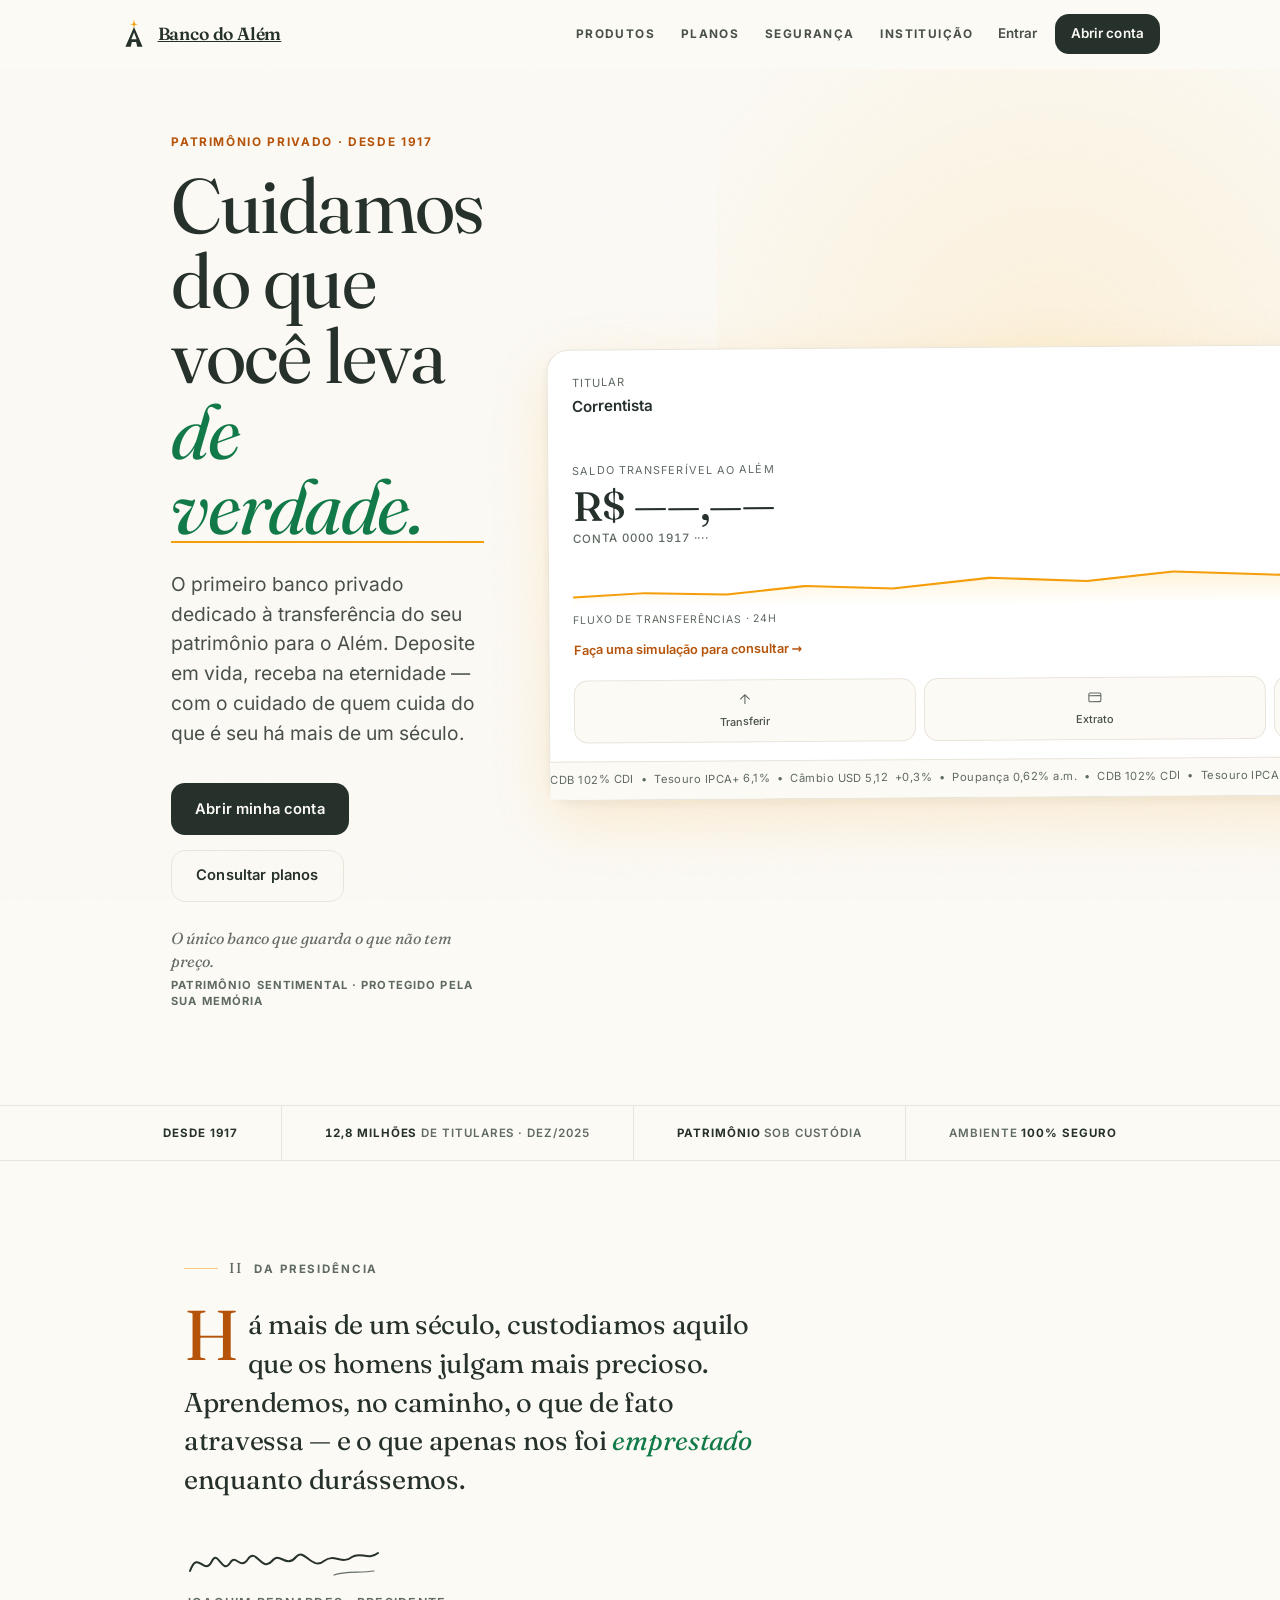
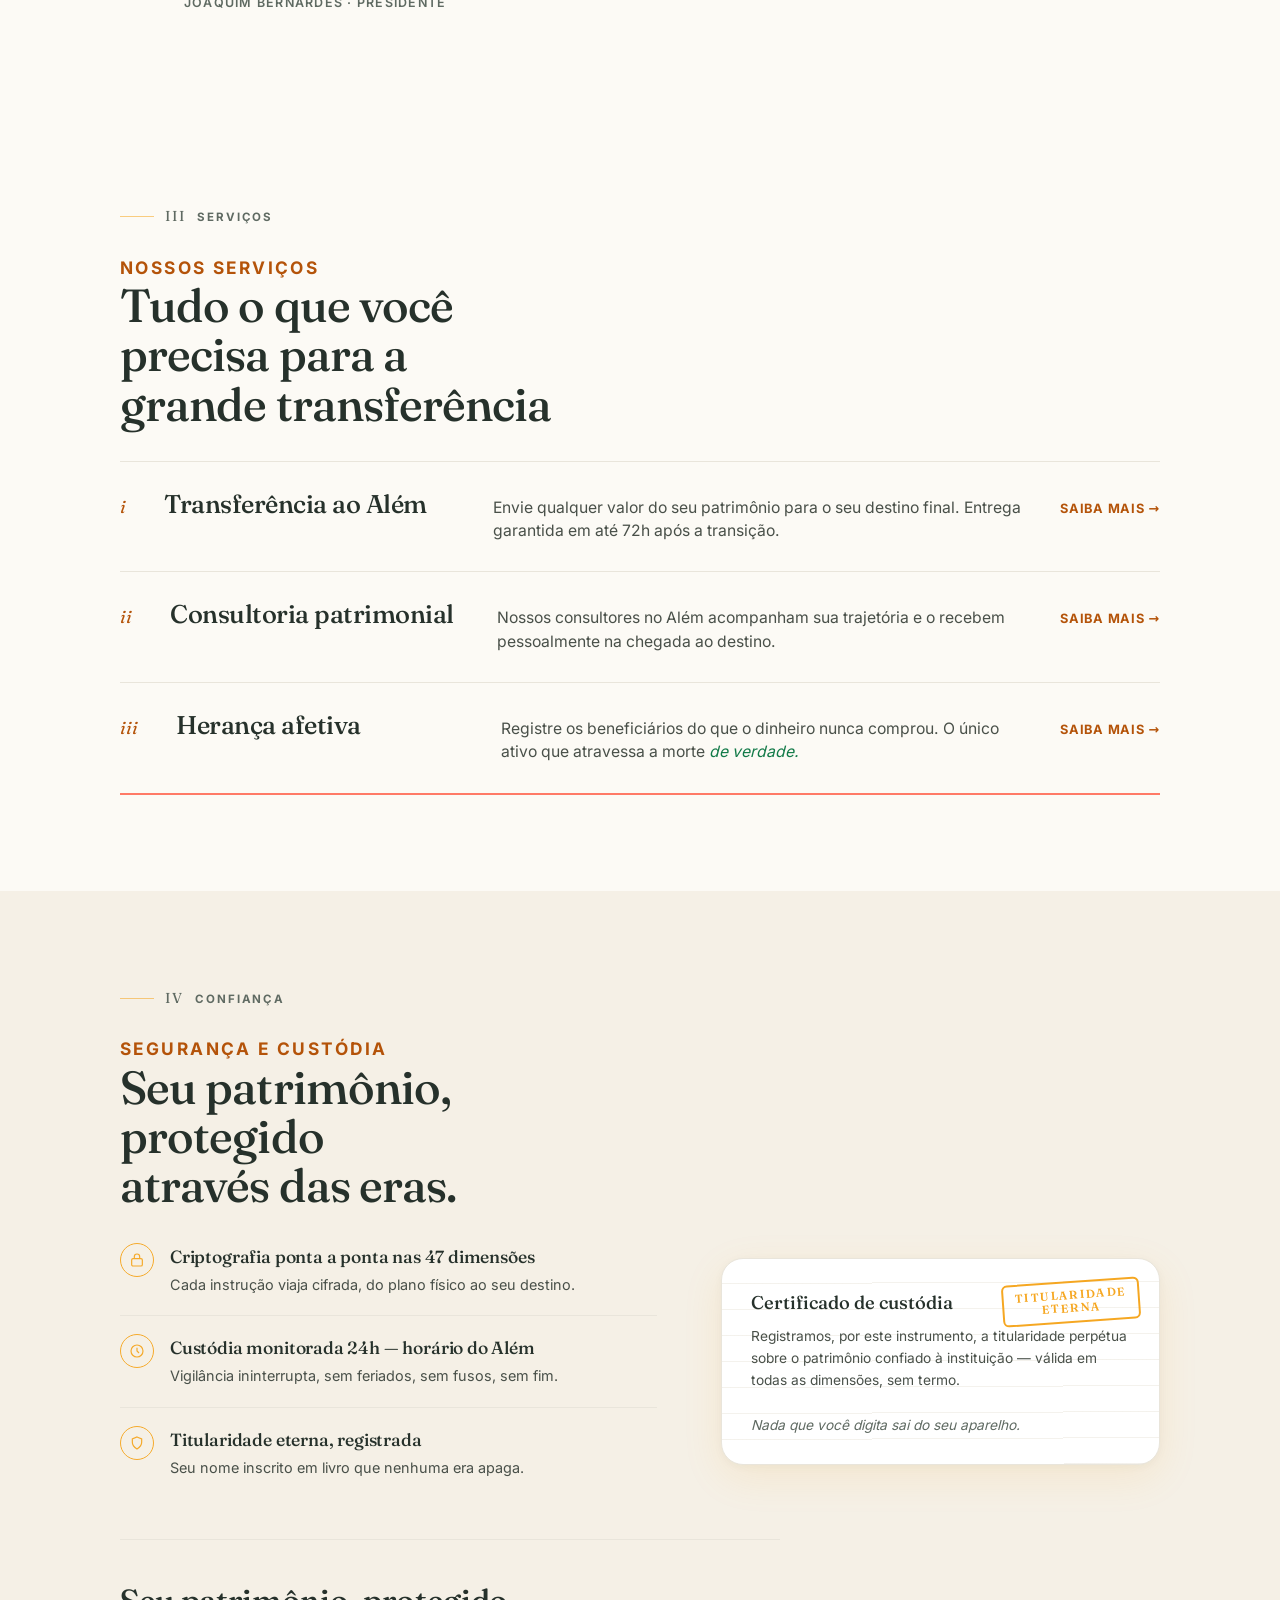
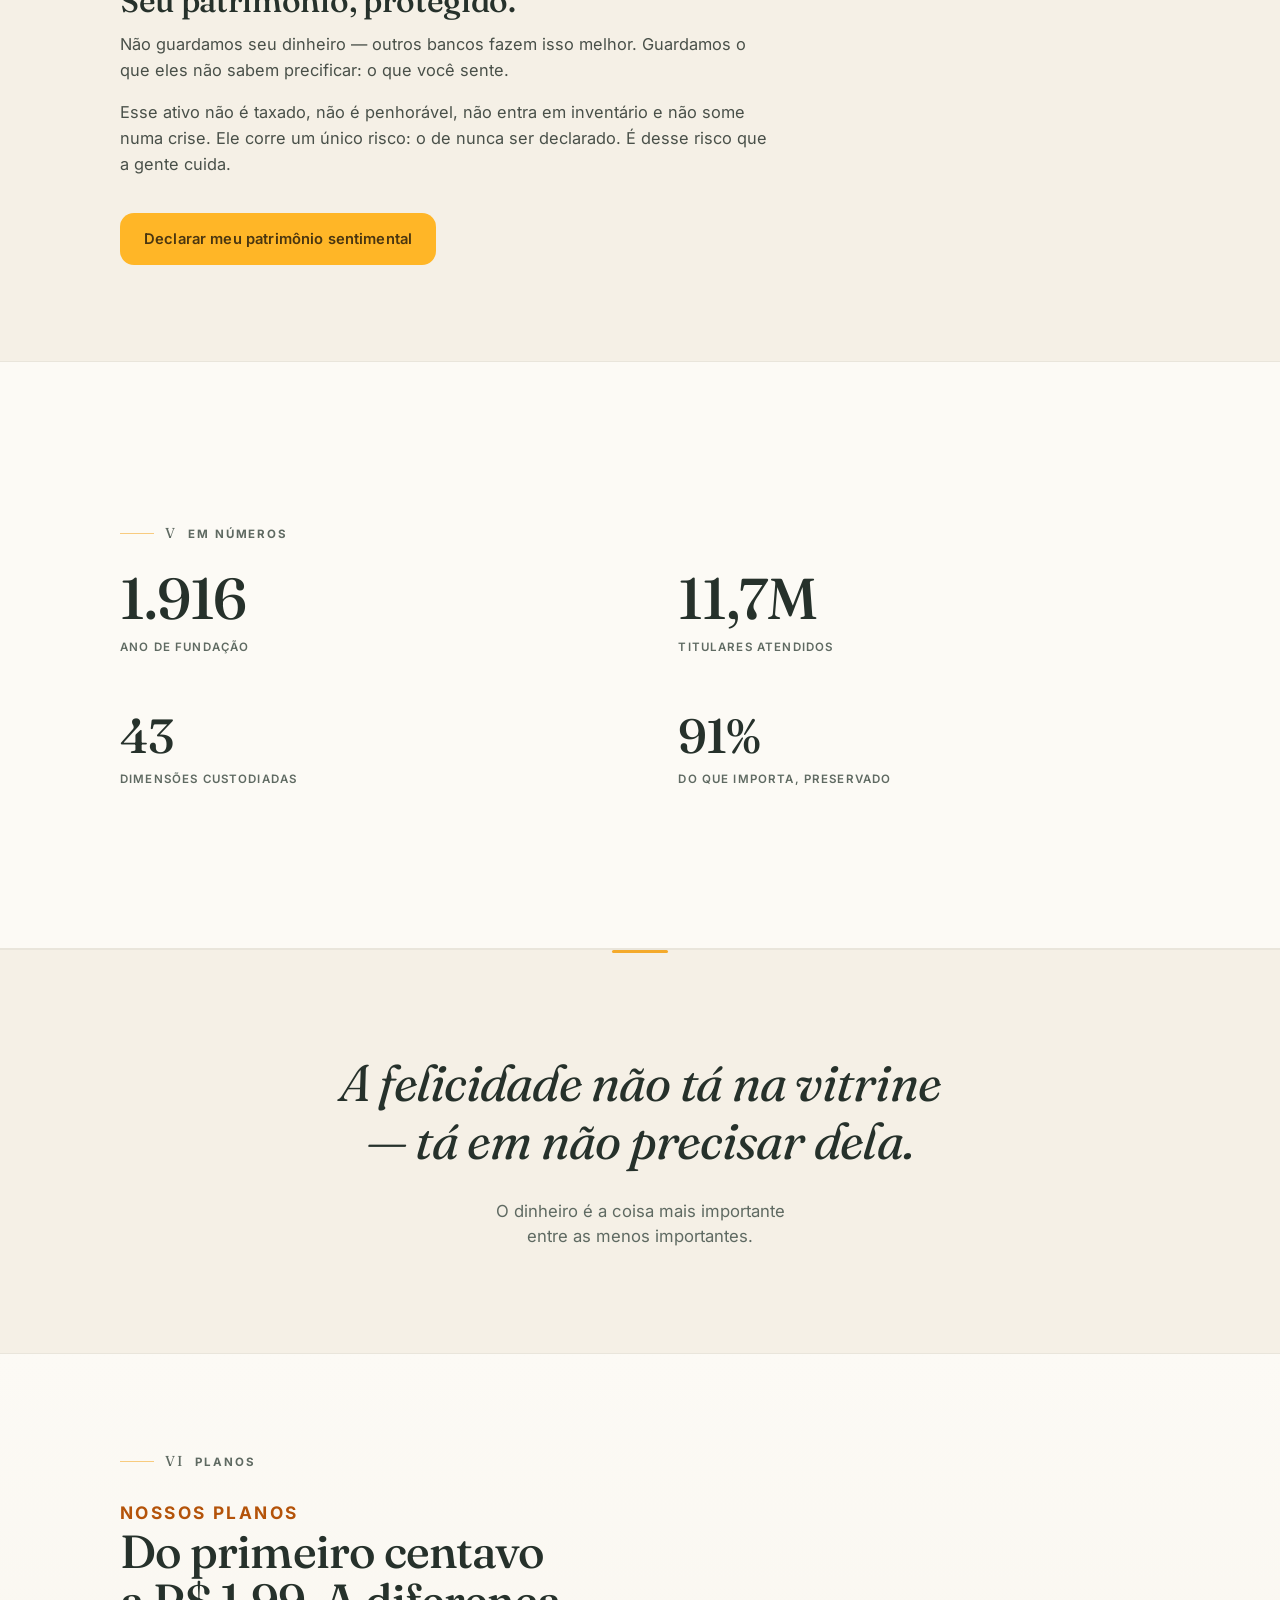
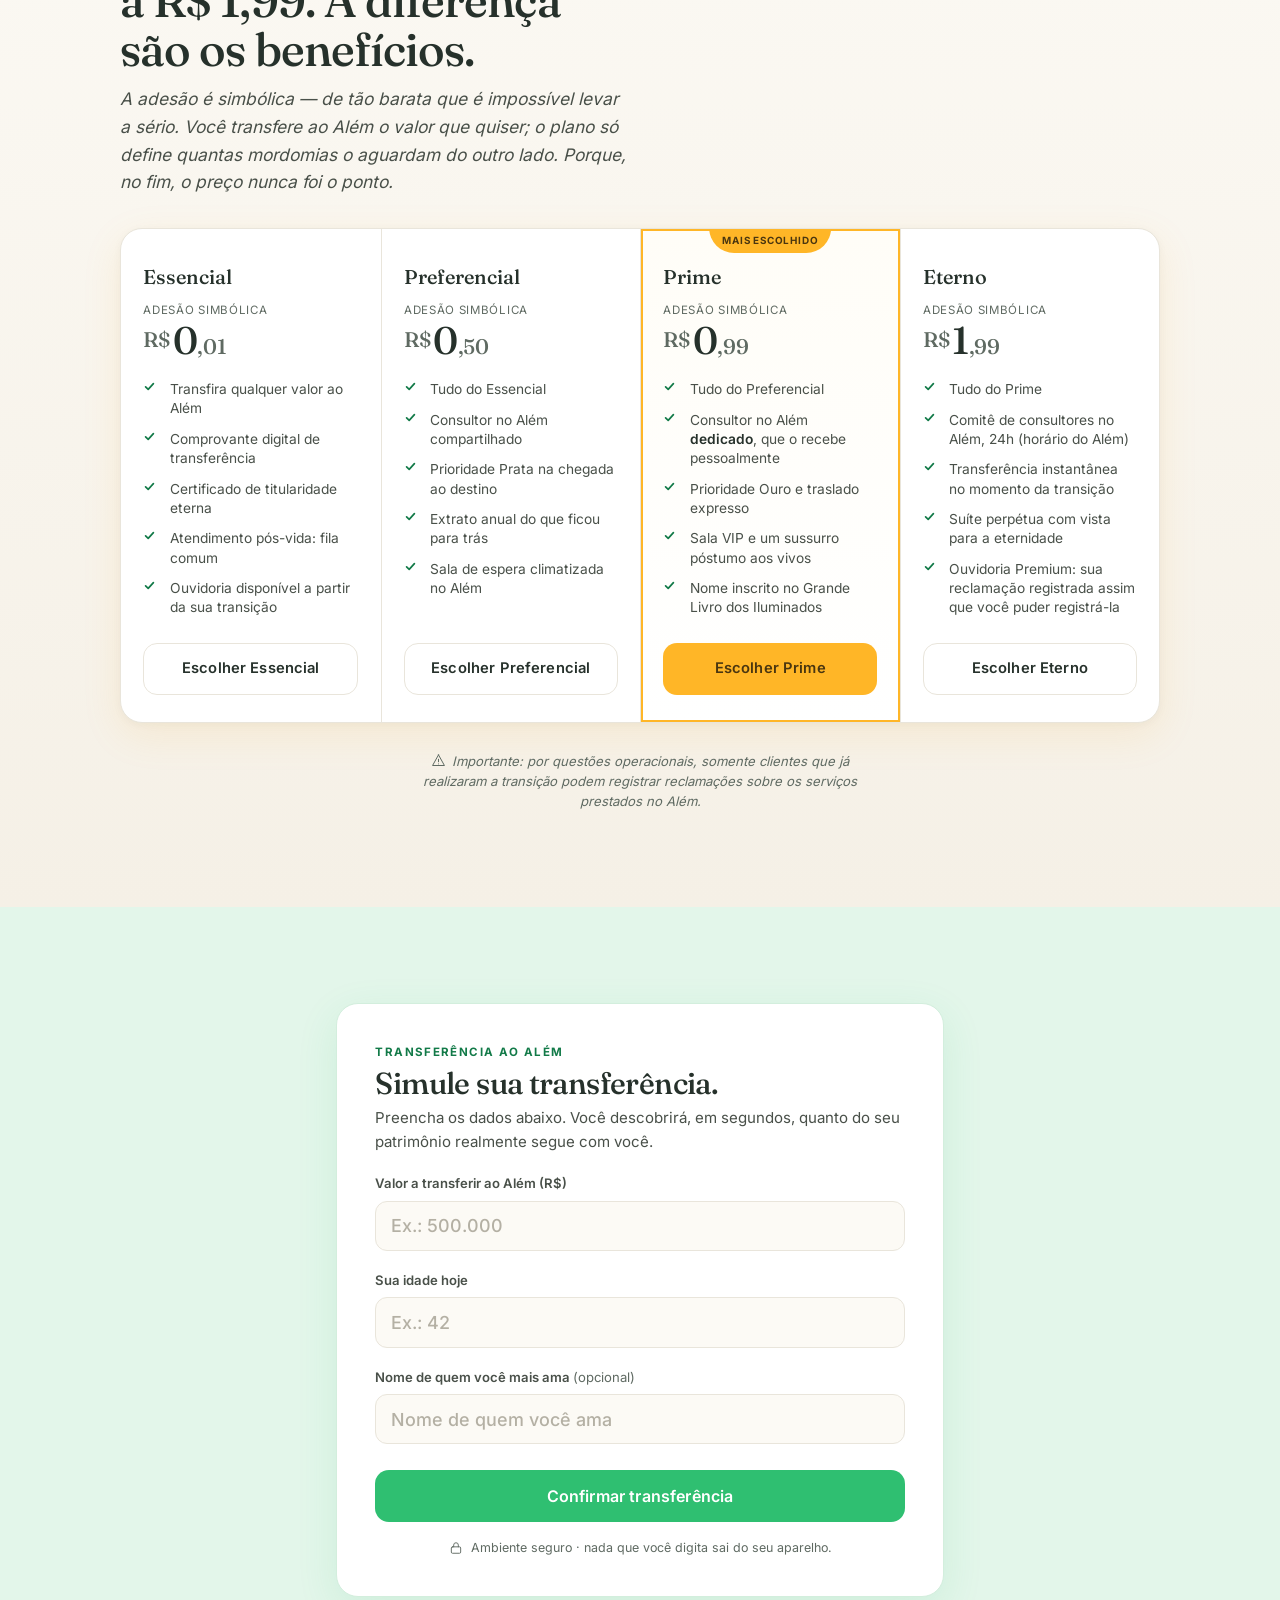
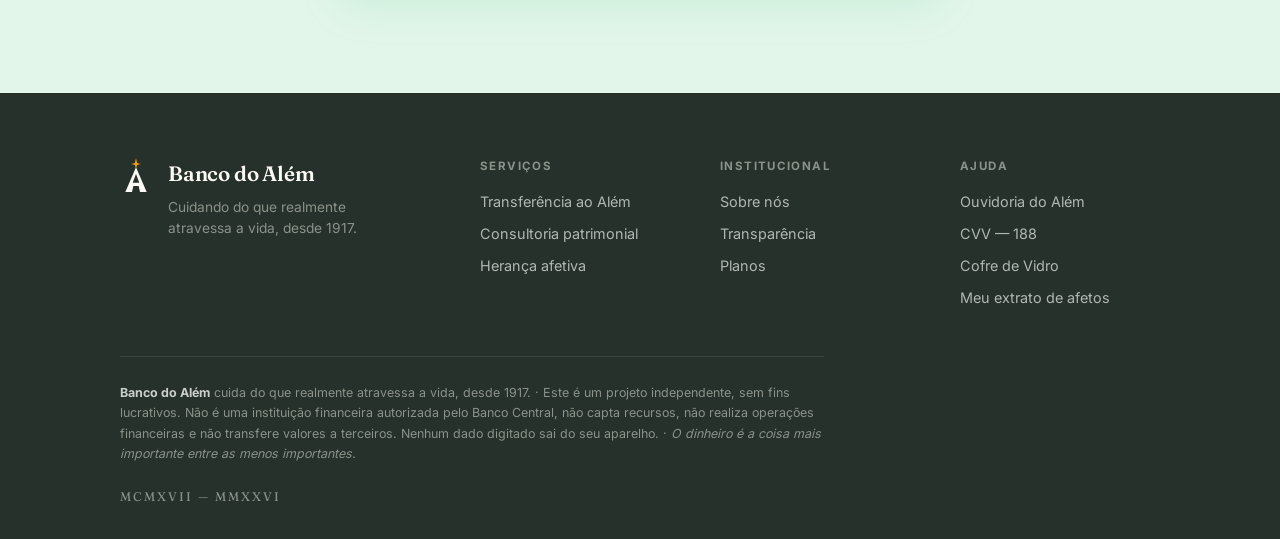
<file: index.html>
<!DOCTYPE html>
<html lang="pt-BR">
<head>
<meta charset="UTF-8">
<meta name="viewport" content="width=device-width, initial-scale=1, viewport-fit=cover">
<meta name="robots" content="noindex, nofollow">
<meta name="description" content="Banco do Além — patrimônio privado dedicado à sua transferência ao Além. Deposite em vida, receba na eternidade, com o cuidado de quem cuida do que é seu há mais de um século.">
<meta name="theme-color" content="#FCFAF5">
<title>Banco do Além</title>
<!-- Open Graph / Twitter (URLs apontam para o GitHub Pages atual — atualizar ao registrar domínio próprio) -->
<meta property="og:type" content="website">
<meta property="og:title" content="Banco do Além">
<meta property="og:description" content="Banco do Além — patrimônio privado dedicado à sua transferência ao Além. Deposite em vida, receba na eternidade, com o cuidado de quem cuida do que é seu há mais de um século.">
<meta property="og:url" content="https://felipeacastro.github.io/banco-do-alem/">
<meta property="og:image" content="https://felipeacastro.github.io/banco-do-alem/og.png">
<meta property="og:image:width" content="1200">
<meta property="og:image:height" content="630">
<meta name="twitter:card" content="summary_large_image">
<meta name="twitter:image" content="https://felipeacastro.github.io/banco-do-alem/og.png">
<link rel="icon" type="image/svg+xml" href="favicon.svg">
<link rel="stylesheet" href="fonts.css">
<noscript><style>.sr{opacity:1!important;transform:none!important}</style></noscript>
<style>
  :root{
    /* Luz / superfícies */
    --luz:#FCFAF5; --luz-2:#F5F0E6; --sup:#FFFFFF; --cinza-lixao:#E7E4DB;
    /* Tinta / texto */
    --tinta:#26312B; --corpo:#495049; --suave:#5F6A62; --linha:#E9E5DB;
    /* Sol (marca) */
    --sol:#FFB627; --sol-forte:#F59E0B; --sol-luz:#FFE7B0;
    /* Sol como TEXTO/LINK (contraste AA sobre marfim ~4.6:1) */
    --sol-txt:#B45309;
    /* Vida (verde) */
    --vida:#2FBF71; --vida-profundo:#127A48; --vida-fundo:#E3F6EA;
    /* Afeto (coral) */
    --afeto:#FF7A66; --afeto-forte:#F2593F; --afeto-luz:#FFE0D8;
    /* Sobre amarelo (contraste AA) */
    --sobre-sol:#4A3610;
    /* Rodapé escuro */
    --rodape-txt:#C9CFC9; --rodape-tit:#8A928A; --rodape-linha:#3A443C;
    /* Gradiente amanhecer (revelação — uso ÚNICO) */
    --amanhecer:linear-gradient(135deg,#FFE7B0 0%,#FFD08A 30%,#FF9E7D 65%,#FF7A66 100%);
    /* Fontes */
    --serif:"Fraunces",Georgia,"Times New Roman",serif;
    --sans:"Inter",-apple-system,BlinkMacSystemFont,"Segoe UI",system-ui,sans-serif;
    /* Raios */
    --r:22px; --rb:14px; --ri:12px;
    /* Sombras (coloridas, nunca pretas) */
    --shadow:0 12px 40px rgba(245,158,11,.10),0 2px 8px rgba(38,49,43,.04);
    --shadow-v:0 12px 40px rgba(47,191,113,.12);
    --shadow-hi:0 20px 60px rgba(245,158,11,.16),0 4px 12px rgba(38,49,43,.06);
    /* Motion */
    --ease-vida:cubic-bezier(0.16,1,0.3,1);
    /* Espaçamento base-8 fluido */
    --s1:.5rem; --s2:.75rem; --s3:1rem; --s4:1.4rem; --s5:2rem; --s6:3rem; --s7:4rem; --s8:6rem;
  }
  *,*::before,*::after{box-sizing:border-box}
  html{scroll-behavior:smooth}
  body{margin:0;background:var(--luz);color:var(--tinta);font-family:var(--sans);font-size:17px;line-height:1.6;-webkit-font-smoothing:antialiased;position:relative}
  h1,h2,h3,h4{font-family:var(--serif);margin:0;text-wrap:balance}
  h1,h2,h3{line-height:1.06;letter-spacing:-.02em}
  p{margin:0 0 1rem;color:var(--corpo)}
  a{color:var(--sol-txt)}
  img,svg{max-width:100%}
  .wrap{max-width:1120px;margin:0 auto;padding:0 clamp(1.2rem,4vw,2.5rem)}
  .eyebrow{font-size:.74rem;font-weight:700;letter-spacing:.14em;text-transform:uppercase;color:var(--sol-txt);margin:0}
  .tnum{font-variant-numeric:tabular-nums}
  .italic{font-style:italic}
  :focus-visible{outline:2px solid var(--sol-forte);outline-offset:3px;border-radius:4px}
  .sr-only{position:absolute!important;width:1px;height:1px;padding:0;margin:-1px;overflow:hidden;clip:rect(0,0,0,0);white-space:nowrap;border:0}
  .skip-link:focus{position:fixed;left:1rem;top:1rem;width:auto;height:auto;clip:auto;background:var(--tinta);color:var(--luz);padding:.6rem 1rem;border-radius:8px;z-index:200}

  /* ---------- Grão global (§2.6) ---------- */
  .grain{position:fixed;inset:0;pointer-events:none;z-index:1;mix-blend-mode:multiply;opacity:.035}
  .grain svg{width:100%;height:100%}

  /* ---------- Fólio romano (§4) ---------- */
  .folio{display:flex;align-items:baseline;gap:.7rem;margin-bottom:1.6rem;font-family:var(--serif);color:var(--suave)}
  .folio .n{font-size:.9rem;letter-spacing:.14em;font-variant-numeric:tabular-nums}
  .folio .t{font-family:var(--sans);font-size:.72rem;font-weight:700;letter-spacing:.16em;text-transform:uppercase;color:var(--suave)}
  .folio::before{content:"";flex:0 0 34px;height:1px;background:var(--sol-forte);opacity:.5;align-self:center}

  /* ---------- Botões ---------- */
  .btn{display:inline-flex;align-items:center;justify-content:center;gap:.5rem;border:0;border-radius:var(--rb);font-family:var(--sans);font-weight:600;font-size:.92rem;letter-spacing:.01em;cursor:pointer;text-decoration:none;height:52px;padding:0 1.5rem;transition:transform .2s var(--ease-vida),box-shadow .22s var(--ease-vida),filter .2s,border-color .2s,color .2s}
  .btn-sm{height:auto;padding:.55rem 1rem;font-size:.84rem}
  .btn-p{background:var(--tinta);color:var(--luz)}
  .btn-p:hover{transform:translateY(-2px);box-shadow:0 10px 28px rgba(38,49,43,.20);filter:brightness(1.08)}
  .btn-sol{background:var(--sol);color:var(--sobre-sol)}
  .btn-sol:hover{transform:translateY(-2px);filter:brightness(1.04);box-shadow:0 10px 28px rgba(245,158,11,.28)}
  .btn-vida{background:var(--vida);color:#fff}
  .btn-vida:hover{transform:translateY(-2px);box-shadow:0 10px 28px rgba(47,191,113,.3)}
  .btn-afeto{background:var(--afeto);color:#fff}
  .btn-afeto:hover{transform:translateY(-2px);box-shadow:0 12px 30px rgba(255,122,102,.34)}
  .btn-ghost{background:transparent;color:var(--tinta);border:1px solid var(--linha)}
  .btn-ghost:hover{border-color:var(--sol-forte);color:var(--sol-forte);transform:translateY(-2px)}

  /* ---------- NAV ---------- */
  nav{position:sticky;top:0;z-index:40;background:rgba(252,250,245,.82);backdrop-filter:blur(12px);-webkit-backdrop-filter:blur(12px);border-bottom:1px solid transparent;transition:border-color .3s,box-shadow .3s}
  nav.scrolled{border-bottom-color:var(--linha);box-shadow:0 2px 20px rgba(38,49,43,.04)}
  nav .wrap{display:flex;align-items:center;gap:1.5rem;height:68px}
  .logo{display:flex;align-items:center;gap:.6rem;font-family:var(--serif);font-weight:600;font-size:1.1rem;color:var(--tinta);margin-right:auto;letter-spacing:-.01em}
  .logo .mk{width:28px;height:32px;display:flex;align-items:center;justify-content:center;flex:0 0 auto}
  .logo .mk svg{width:26px;height:30px}
  .logo .mk .spark{transform-origin:24px 9px;animation:twinkle 5.5s var(--ease-vida) infinite}
  @keyframes twinkle{0%,88%,100%{opacity:1}92%{opacity:.55}}
  .navlinks{display:flex;gap:1.6rem;align-items:center}
  .navlinks a{color:var(--corpo);text-decoration:none;font-size:.74rem;font-weight:700;letter-spacing:.12em;text-transform:uppercase;position:relative;padding:.2rem 0}
  .navlinks a::after{content:"";position:absolute;left:0;bottom:-2px;width:100%;height:1px;background:var(--sol-forte);transform:scaleX(0);transform-origin:left;transition:transform .25s var(--ease-vida)}
  .navlinks a:hover::after,.navlinks a:focus-visible::after{transform:scaleX(1)}
  .nav-right{display:flex;align-items:center;gap:1.1rem}
  .nav-enter{color:var(--corpo);text-decoration:none;font-size:.84rem;font-weight:600}
  .nav-enter:hover{color:var(--tinta)}
  .burger{display:none;background:none;border:0;cursor:pointer;padding:.4rem;color:var(--tinta)}
  .burger svg{display:block}

  /* Painel mobile */
  .m-panel{position:fixed;inset:0;z-index:60;background:var(--luz);transform:translateX(100%);transition:transform .35s var(--ease-vida);display:flex;flex-direction:column;padding:1.4rem clamp(1.2rem,6vw,2rem)}
  .m-panel.open{transform:translateX(0)}
  .m-panel .m-top{display:flex;align-items:center;justify-content:space-between;height:44px}
  .m-panel a{display:block;font-family:var(--serif);font-size:1.6rem;color:var(--tinta);text-decoration:none;padding:.7rem 0;border-bottom:1px solid var(--linha)}
  .m-panel .m-cta{margin-top:auto;padding:1.4rem 0}
  .m-panel a.btn-p{color:var(--luz);border-bottom:none;text-align:center}

  /* ---------- HERO (I) ---------- */
  .hero{padding:var(--s7) 0 var(--s6);position:relative;overflow:hidden;z-index:2}
  .hero::before{content:"";position:absolute;top:-30%;right:-8%;width:52%;height:120%;background:radial-gradient(circle,rgba(255,182,39,.13),transparent 62%);pointer-events:none}
  .hero-grid{display:grid;grid-template-columns:1.15fr .85fr;gap:clamp(2rem,5vw,4rem);align-items:center;position:relative}
  .hero-l{padding-left:clamp(0px,4vw,3.2rem)}
  .hero h1{font-size:clamp(2.8rem,6vw,5rem);font-weight:400;line-height:.98;color:var(--tinta);margin-top:1rem}
  .hero h1 .verdade{display:inline-block;font-style:italic;font-weight:400;color:var(--vida-profundo);position:relative}
  .hero h1 .verdade::after{content:"";position:absolute;left:0;bottom:.02em;width:100%;height:2px;background:var(--sol-forte);transform:scaleX(0);transform-origin:left;transition:transform .5s var(--ease-vida) .55s}
  .loaded .hero h1 .verdade::after{transform:scaleX(1)}
  .hero .lead{font-size:1.2rem;line-height:1.55;margin-top:1.6rem;max-width:38ch;color:var(--corpo)}
  .hero-cta{display:flex;flex-wrap:wrap;gap:.9rem;margin-top:2.2rem}
  .hero-tag{margin:1.6rem 0 0;font-family:var(--serif);font-style:italic;font-size:1rem;line-height:1.4;color:rgba(38,49,43,.7)}
  .hero-tag .ht-sub{display:block;font-family:var(--sans);font-style:normal;font-size:.7rem;font-weight:700;letter-spacing:.1em;text-transform:uppercase;color:var(--suave);margin-top:.35rem}

  /* Cartão de conta (a prova) */
  .acct{background:var(--sup);border-radius:var(--r);box-shadow:var(--shadow-hi);padding:1.5rem 1.5rem 1.2rem;border:1px solid var(--linha);transform:rotate(-.4deg);position:relative}
  @media(min-width:861px){.acct{margin-right:-24px}}
  .acct .a-top{display:flex;justify-content:space-between;align-items:flex-start;margin-bottom:1.3rem}
  .acct .a-top .who{font-size:.7rem;letter-spacing:.1em;text-transform:uppercase;color:var(--suave)}
  .acct .a-top .who b{display:block;color:var(--tinta);font-weight:600;font-size:.95rem;letter-spacing:0;text-transform:none;margin-top:.15rem}
  .acct .op{display:flex;align-items:center;gap:.35rem;font-size:.7rem;letter-spacing:.06em;text-transform:uppercase;color:var(--vida-profundo);font-weight:600}
  .acct .op .dot{width:7px;height:7px;border-radius:50%;background:var(--vida);animation:pulse 2.4s ease-in-out infinite}
  @keyframes pulse{0%,100%{opacity:1;box-shadow:0 0 0 0 rgba(47,191,113,.5)}50%{opacity:.7;box-shadow:0 0 0 5px rgba(47,191,113,0)}}
  .acct .a-out{margin-top:.35rem;font-size:.68rem;color:var(--suave);text-decoration:none;display:flex;align-items:center;justify-content:flex-end;min-height:44px}
  .acct .a-out:hover{color:var(--tinta)}
  .acct .bal-lbl{font-size:.68rem;letter-spacing:.1em;text-transform:uppercase;color:var(--suave)}
  .acct .bal-v{font-family:var(--serif);font-size:clamp(2rem,3.2vw,2.6rem);font-weight:500;color:var(--tinta);line-height:1;letter-spacing:-.01em;margin:.35rem 0 .15rem;cursor:default}
  .acct .conta{font-size:.72rem;letter-spacing:.08em;color:var(--suave);font-weight:500}
  .acct .spark{margin:1rem 0 .3rem}
  .acct .spark svg{display:block;width:100%;height:44px}
  .acct .spark .line{fill:none;stroke:var(--sol-forte);stroke-width:2;stroke-linecap:round;stroke-linejoin:round}
  .acct .spark-lbl{font-size:.66rem;letter-spacing:.08em;text-transform:uppercase;color:var(--suave)}
  .acct .consult{display:inline-block;margin-top:.7rem;font-size:.8rem;font-weight:600;color:var(--sol-txt);text-decoration:none}
  .acct .consult:hover{text-decoration:underline;text-underline-offset:3px}
  .acct .chips-row{display:flex;gap:.5rem;margin-top:1.1rem}
  .acct .qchip{flex:1;display:flex;flex-direction:column;align-items:center;gap:.35rem;background:var(--luz);border:1px solid var(--linha);border-radius:var(--rb);padding:.7rem .3rem;font-size:.68rem;color:var(--corpo);font-weight:500}
  .acct .qchip svg{stroke:var(--suave)}
  .acct .ticker{margin:1.1rem -1.5rem -1.2rem;border-top:1px solid var(--linha);overflow:hidden;background:var(--luz)}
  .acct .ticker span{display:inline-block;white-space:nowrap;font-size:.7rem;letter-spacing:.04em;color:var(--suave);padding:.6rem 0;animation:tick 22s linear infinite}
  @keyframes tick{from{transform:translateX(6%)}to{transform:translateX(-100%)}}

  /* Faixa de solidez */
  .solidez{border-top:1px solid var(--linha);border-bottom:1px solid var(--linha);margin-top:var(--s6)}
  .solidez .wrap{display:flex;flex-wrap:wrap;align-items:center}
  .solidez .cell{flex:1 1 auto;padding:1.1rem 1.4rem;font-size:.72rem;letter-spacing:.08em;text-transform:uppercase;color:var(--suave);font-weight:600;position:relative;text-align:center}
  .solidez .cell + .cell{border-left:1px solid var(--linha)}
  .solidez .cell b{color:var(--tinta);font-weight:700}

  /* ---------- Seções ---------- */
  section{padding:var(--s8) 0;position:relative;z-index:2}
  .sec-head{max-width:46ch;margin-bottom:var(--s5)}
  .sec-head h2{font-size:clamp(1.9rem,4vw,2.9rem);font-weight:500;color:var(--tinta)}
  .sec-head p{margin-top:.7rem;font-size:1.08rem}

  /* II · CARTA */
  .carta{background:var(--luz)}
  .carta .col{max-width:36rem;margin-left:clamp(0px,6vw,4rem)}
  .carta .body{font-family:var(--serif);font-size:clamp(1.3rem,2.6vw,1.7rem);line-height:1.42;color:var(--tinta);font-weight:400;letter-spacing:-.01em}
  .carta .body .cap{float:left;font-family:var(--serif);font-size:4.4rem;line-height:.72;font-weight:400;color:var(--sol-txt);margin:.28rem .55rem 0 0}
  .carta .body em{font-style:italic;color:var(--vida-profundo)}
  .carta .sig{margin-top:2rem;display:flex;flex-direction:column;gap:.4rem}
  .carta .sig svg{width:200px;height:56px}
  .carta .sig .who{font-size:.78rem;letter-spacing:.1em;text-transform:uppercase;color:var(--suave);font-weight:600}

  /* III · PRODUTOS (linhas de sumário) */
  .prod-list{border-top:1px solid var(--linha)}
  .prod{display:grid;grid-template-columns:auto minmax(11rem,1.1fr) 2fr auto;gap:clamp(1rem,3vw,2.4rem);align-items:baseline;padding:1.8rem 0;border-bottom:1px solid var(--linha);transition:background .25s}
  .prod:hover{background:linear-gradient(90deg,rgba(255,231,176,.16),transparent 70%)}
  .prod.afeto{border-bottom:2px solid var(--afeto)}
  .prod .rn{font-family:var(--serif);font-style:italic;font-size:1.1rem;color:var(--sol-txt);font-variant-numeric:tabular-nums}
  .prod h3{font-size:clamp(1.25rem,2.4vw,1.6rem);font-weight:500;color:var(--tinta)}
  .prod .desc{font-size:.98rem;color:var(--corpo);margin:0;line-height:1.5}
  .prod .desc em{font-style:italic;color:var(--vida-profundo)}
  .prod .more{font-size:.8rem;font-weight:700;letter-spacing:.06em;text-transform:uppercase;color:var(--sol-txt);text-decoration:none;white-space:nowrap}
  .prod .more:hover{text-decoration:underline;text-underline-offset:3px}

  /* IV · SEGURANÇA */
  .seg{background:var(--luz-2)}
  .seg-grid{display:grid;grid-template-columns:1.1fr .9fr;gap:clamp(2rem,5vw,4rem);align-items:center}
  .proofs{list-style:none;padding:0;margin:0;display:flex;flex-direction:column;gap:1.1rem}
  .proofs li{display:grid;grid-template-columns:auto 1fr;gap:1rem;align-items:start;padding-bottom:1.1rem;border-bottom:1px solid var(--linha)}
  .proofs li:last-child{border-bottom:0;padding-bottom:0}
  .proofs .seal{width:34px;height:34px;border:1px solid var(--sol-forte);border-radius:50%;display:flex;align-items:center;justify-content:center;flex:0 0 auto;opacity:.85}
  .proofs .seal svg{stroke:var(--sol-forte)}
  .proofs b{display:block;font-family:var(--serif);font-size:1.1rem;font-weight:500;color:var(--tinta);letter-spacing:-.01em}
  .proofs span{font-size:.9rem;color:var(--corpo)}
  .cert{background:var(--sup);border:1px solid var(--linha);border-radius:var(--r);padding:1.8rem;position:relative;box-shadow:var(--shadow);background-image:repeating-linear-gradient(-.3deg,rgba(233,229,219,.5) 0,rgba(233,229,219,.5) 1px,transparent 1px,transparent 26px)}
  .cert .ct{font-family:var(--serif);font-size:1.15rem;color:var(--tinta);font-weight:500}
  .cert .cs{font-size:.86rem;color:var(--corpo);margin:.5rem 0 0}
  .cert .stamp{position:absolute;top:1.4rem;right:1.2rem;transform:rotate(-4deg)}
  .cert .stamp .box{border:2px solid var(--sol-forte);border-radius:6px;padding:.35rem .7rem;color:var(--sol-forte);font-family:var(--serif);font-size:.72rem;font-weight:600;letter-spacing:.12em;text-align:center;line-height:1.15;opacity:.9}
  .cert .ponte{margin:1.4rem 0 0;font-size:.86rem;color:var(--suave);font-style:italic}
  .seg-patr{margin-top:clamp(2.4rem,6vw,3.6rem);padding-top:clamp(2rem,5vw,2.8rem);border-top:1px solid var(--linha);max-width:60ch}
  .seg-patr h3{font-family:var(--serif);font-size:clamp(1.4rem,3.4vw,2rem);font-weight:500;color:var(--tinta);letter-spacing:-.01em;margin:0 0 .8rem}
  .seg-patr p{font-size:1.02rem;line-height:1.6;color:var(--corpo)}
  .seg-patr .btn-declarar{margin-top:1.2rem}

  /* V · NÚMEROS */
  .nums{background:var(--luz);border-top:1px solid var(--linha);border-bottom:1px solid var(--linha)}
  .nums .wrap{padding-top:var(--s7);padding-bottom:var(--s7)}
  .nums-grid{display:grid;grid-template-columns:repeat(2,1fr);gap:clamp(1.6rem,5vw,3.5rem) clamp(2rem,6vw,5rem)}
  .metric{display:flex;flex-direction:column}
  .metric.b{align-self:end}
  .metric.b .fig{font-size:clamp(1.9rem,4vw,3rem)}
  .metric .fig{font-family:var(--serif);font-size:clamp(2.2rem,5vw,3.6rem);font-weight:500;color:var(--tinta);line-height:1;letter-spacing:-.02em}
  .metric .fig .u{color:var(--sol-txt)}
  .metric .lbl{font-size:.72rem;letter-spacing:.1em;text-transform:uppercase;color:var(--suave);font-weight:600;margin-top:.6rem}

  /* VI · PLANOS */
  #planos{background:linear-gradient(180deg,var(--luz),var(--luz-2))}
  .ptable{border:1px solid var(--linha);border-radius:var(--r);overflow:hidden;background:var(--sup);box-shadow:var(--shadow)}
  .ptable .grid{display:grid;grid-template-columns:repeat(4,1fr)}
  .pcol{padding:1.7rem 1.4rem;border-left:1px solid var(--linha);display:flex;flex-direction:column;position:relative}
  .pcol:first-child{border-left:0}
  .pcol.top{background:linear-gradient(180deg,#fffdf7,#fff);box-shadow:inset 0 0 0 2px var(--sol);z-index:1}
  .pcol .flag{position:absolute;top:-1px;left:50%;transform:translateX(-50%);background:var(--sol);color:var(--sobre-sol);font-size:.62rem;font-weight:700;letter-spacing:.08em;text-transform:uppercase;padding:.3rem .8rem;border-radius:0 0 999px 999px}
  .pcol .tier{font-family:var(--serif);font-size:1.25rem;font-weight:500;color:var(--tinta);margin-top:.3rem}
  .pcol .from{font-size:.72rem;letter-spacing:.06em;text-transform:uppercase;color:var(--suave);margin:.5rem 0 .1rem}
  .pcol .price{font-family:var(--serif);font-size:clamp(1.8rem,3vw,2.4rem);font-weight:500;color:var(--tinta);line-height:1;letter-spacing:-.01em}
  .pcol .price .cur{font-size:.55em;color:var(--suave);font-weight:500;vertical-align:.35em;margin-right:.1em}
  .pcol .price .cts{font-size:.55em;color:var(--suave)}
  .pcol ul{list-style:none;padding:0;margin:1.3rem 0 1.6rem;display:flex;flex-direction:column;gap:.7rem;flex:1}
  .pcol li{display:grid;grid-template-columns:1.1rem 1fr;gap:.55rem;font-size:.86rem;color:var(--corpo);line-height:1.4}
  .pcol li .mk{font-weight:700;line-height:1.3}
  .pcol li.yes .mk{color:var(--vida-profundo)}
  .pcol li.no{color:var(--suave)}
  .pcol li.no .mk{color:var(--suave)}
  .pcol li b{color:var(--tinta);font-weight:600}
  .pcol .btn{width:100%}
  .plan-note{margin:1.8rem auto 0;max-width:56ch;text-align:center;color:var(--suave);font-size:.82rem;font-style:italic;line-height:1.5}
  .plan-note .note-ic{vertical-align:-2px;margin-right:.2em;color:var(--suave)}
  /* Cards de plano (mobile) */
  .pcards{display:none}

  /* ---------- FAIXA-MANIFESTO (pausa filosófica antes dos planos) ---------- */
  .manifesto{background:var(--luz-2);border-top:1px solid var(--linha);border-bottom:1px solid var(--linha);padding:clamp(3.5rem,9vw,6.5rem) 0;position:relative;z-index:2;overflow:hidden}
  .manifesto::before{content:"";position:absolute;top:0;left:50%;transform:translateX(-50%);width:56px;height:3px;background:var(--sol-forte);border-radius:99px;opacity:.85}
  .manifesto .wrap{max-width:52rem;text-align:center}
  .manifesto .mf-frase{font-family:var(--serif);font-weight:400;font-style:italic;font-size:clamp(1.8rem,5vw,3.2rem);line-height:1.14;letter-spacing:-.015em;color:var(--tinta);text-wrap:balance;margin:0}
  .manifesto .mf-sub{font-size:clamp(.92rem,2.4vw,1.04rem);line-height:1.5;color:var(--suave);text-wrap:balance;margin:clamp(1.2rem,3vw,1.8rem) auto 0;max-width:44ch}

  /* VII · SIMULADOR */
  #transferir{background:var(--vida-fundo)}
  .sim{background:var(--sup);border-radius:var(--r);box-shadow:var(--shadow-v);padding:clamp(1.6rem,4vw,2.4rem);max-width:38rem;margin:0 auto;border:1px solid #D3EEDD}
  .sim .step-tag{font-size:.72rem;font-weight:700;letter-spacing:.12em;text-transform:uppercase;color:var(--vida-profundo);margin:0}
  .sim h3{font-size:clamp(1.5rem,3vw,1.9rem);font-weight:500;margin:.4rem 0 .4rem}
  .sim .sub{font-size:.94rem;margin:0;color:var(--corpo)}
  .sim .field{margin-top:1.2rem}
  .sim label{display:block;font-size:.82rem;font-weight:600;color:var(--corpo);margin-bottom:.4rem}
  .sim label .opt{font-weight:400;color:var(--suave)}
  .sim input{width:100%;background:var(--luz);border:1.5px solid var(--linha);border-radius:var(--ri);color:var(--tinta);font-family:var(--sans);font-size:1.12rem;font-weight:500;padding:.85rem .9rem;outline:none;transition:border-color .2s}
  .sim input:focus{border-color:var(--vida)}
  .sim input[aria-invalid="true"]{border-color:var(--afeto-forte)}
  .sim input::placeholder{color:#B4B0A4}
  .sim .sim-err{margin:.45rem 0 0;font-size:.82rem;font-weight:600;color:var(--afeto-forte);line-height:1.4}
  .sim .sim-err[hidden]{display:none}
  .sim .btn{width:100%;margin-top:1.6rem;font-size:1rem}
  .sim .secure{display:flex;align-items:center;justify-content:center;gap:.5rem;font-size:.78rem;color:var(--suave);margin-top:1rem;text-align:center}

  /* ---------- RODAPÉ (XI) ---------- */
  footer{background:var(--tinta);color:var(--rodape-txt);padding:var(--s7) 0 var(--s5);position:relative;z-index:2}
  footer a{color:var(--rodape-txt)}
  .fgrid{display:grid;grid-template-columns:1.6fr 1fr 1fr 1fr;gap:2.5rem;margin-bottom:2.4rem}
  .fbrand{display:flex;align-items:flex-start;gap:1rem}
  .fbrand .fmk svg{width:32px;height:38px;display:block}
  .fbrand .ft{font-family:var(--serif);font-size:1.3rem;color:var(--luz);font-weight:600;letter-spacing:-.01em}
  .fbrand .fs{color:var(--rodape-tit);font-size:.86rem;margin:.4rem 0 0;max-width:26ch;line-height:1.5}
  .fstamp{display:inline-block;transform:rotate(-6deg);margin-top:1rem;border:1.5px solid var(--rodape-tit);border-radius:5px;padding:.25rem .6rem;color:var(--rodape-tit);font-family:var(--serif);font-size:.62rem;font-weight:600;letter-spacing:.14em;opacity:.7}
  .fcol h4{font-family:var(--sans);font-size:.72rem;letter-spacing:.12em;text-transform:uppercase;color:var(--rodape-tit);margin:0 0 .9rem;font-weight:700}
  .fcol a{display:block;font-size:.9rem;text-decoration:none;margin-bottom:.55rem;opacity:.85;transition:opacity .2s,color .2s}
  .fcol a:hover{opacity:1;color:var(--sol-luz)}
  .disc{border-top:1px solid var(--rodape-linha);padding-top:1.6rem;font-size:.78rem;color:var(--rodape-tit);line-height:1.65;max-width:88ch}
  .disc b{color:var(--rodape-txt)}
  .disc em{font-style:italic}
  .ffolio{margin-top:1.4rem;font-family:var(--serif);font-size:.78rem;letter-spacing:.16em;color:var(--rodape-tit);font-variant-numeric:tabular-nums}

  /* ---------- Scroll reveal ---------- */
  .sr{opacity:0;transform:translateY(16px);transition:opacity .7s var(--ease-vida),transform .7s var(--ease-vida)}
  .sr.in{opacity:1;transform:none}

  /* ---------- REVELAÇÃO (VIII–X) ---------- */
  #reveal{position:fixed;inset:0;z-index:100;display:none;overflow-y:auto;background:var(--tinta);transition:background 2s ease}
  #reveal.on{display:block}
  #reveal.lit{background:var(--luz)}
  #reveal .stage{min-height:100vh;display:flex;flex-direction:column;align-items:center;justify-content:center;text-align:center;padding:3rem 1.4rem;position:relative;gap:1.4rem}
  #reveal .dawn{position:fixed;inset:0;background:var(--amanhecer);opacity:0;transition:opacity 2s ease;pointer-events:none;z-index:-1}
  #reveal.lit .dawn{opacity:.5}
  .rv{opacity:0;transform:translateY(16px);transition:opacity 1.1s ease,transform 1.1s ease;width:100%;max-width:44rem;margin:0 auto}
  .rv.show{opacity:1;transform:none}
  #reveal .proc{display:flex;flex-direction:column;align-items:center;gap:1.2rem;font-size:.8rem;letter-spacing:.16em;text-transform:uppercase;color:#B9C0BA;font-weight:600}
  #reveal .arc{width:34px;height:34px;border:2px solid rgba(201,207,201,.28);border-top-color:#C9CFC9;border-radius:50%;animation:spin 1s linear infinite}
  @keyframes spin{to{transform:rotate(360deg)}}
  #reveal .big{font-family:var(--serif);font-size:clamp(2.4rem,7vw,4.6rem);font-weight:400;line-height:1;letter-spacing:-.02em;color:var(--luz)}
  #reveal.lit .big{color:var(--tinta)}
  #reveal .whisper{font-family:var(--serif);font-style:italic;font-size:clamp(1.2rem,3vw,1.8rem);font-weight:500;line-height:1.3;color:var(--vida-profundo);max-width:26ch;margin:0 auto}
  #reveal .skip{position:fixed;bottom:16px;left:50%;transform:translateX(-50%);z-index:112;background:rgba(255,255,255,.9);border:1px solid var(--linha);color:var(--suave);border-radius:999px;padding:.4rem 1rem;font-size:.76rem;font-weight:600;cursor:pointer;font-family:var(--sans);display:none}
  #reveal.on .skip{display:block}
  #reveal .skip:hover{color:var(--tinta)}

  /* Comprovante */
  .receipt{background:var(--sup);border-radius:var(--r);box-shadow:var(--shadow);max-width:36rem;width:100%;margin:0 auto;text-align:left;overflow:hidden;border:1px solid var(--linha);background-image:repeating-linear-gradient(-.3deg,rgba(233,229,219,.35) 0,rgba(233,229,219,.35) 1px,transparent 1px,transparent 28px)}
  .receipt .rh{padding:1.1rem 1.6rem;border-bottom:1px solid var(--linha);display:flex;justify-content:space-between;align-items:center;background:var(--sup)}
  .receipt .rh b{font-family:var(--serif);color:var(--tinta);font-weight:500;font-size:1.05rem}
  .receipt .rh .badge{font-size:.66rem;letter-spacing:.08em;text-transform:uppercase;color:var(--vida-profundo);background:var(--vida-fundo);padding:.28rem .7rem;border-radius:999px;font-weight:700}
  .receipt .rb{padding:1.2rem 1.6rem}
  .receipt .rr{display:flex;justify-content:space-between;gap:1rem;padding:.55rem 0;font-size:.95rem;border-bottom:1px dotted var(--linha)}
  .receipt .rr:last-child{border-bottom:0}
  .receipt .rr .k{color:var(--corpo)}
  .receipt .rr .v{font-variant-numeric:tabular-nums;color:var(--suave);font-weight:500;text-align:right}
  .receipt .rr.zero .v{color:var(--tinta);font-weight:700}
  .receipt .rr.keep .k{color:var(--vida-profundo)}
  .receipt .rr.keep .v{color:var(--vida-profundo);font-weight:600;font-style:italic;font-family:var(--serif)}
  /* Extrato de afetos */
  .afx{padding:1rem 1.6rem;border-top:1px solid var(--linha);background:rgba(252,250,245,.6)}
  .afx .ah{display:flex;justify-content:space-between;font-size:.62rem;letter-spacing:.1em;text-transform:uppercase;color:var(--suave);font-weight:700;padding-bottom:.5rem;border-bottom:1px solid var(--linha)}
  .afx .al{display:flex;justify-content:space-between;gap:1rem;font-size:.86rem;padding:.45rem 0;border-bottom:1px dotted var(--linha)}
  .afx .al .d{color:var(--suave);font-variant-numeric:tabular-nums;flex:0 0 auto;width:3.4rem}
  .afx .al .h{color:var(--corpo);flex:1}
  .afx .al .v{font-family:var(--serif);color:var(--vida-profundo);font-weight:600;font-variant-numeric:tabular-nums;text-align:right;flex:0 0 auto}
  .afx .al.sum{border-bottom:0;padding-top:.7rem;font-weight:600}
  .afx .al.sum .h{color:var(--tinta);font-weight:700;letter-spacing:.02em;text-transform:uppercase;font-size:.72rem;align-self:center}
  .afx .al.sum .v{font-style:italic;font-size:1.05rem}
  .receipt .stampbox{display:flex;justify-content:flex-end;padding:.4rem 1.6rem 0}
  .receipt .restamp{display:inline-block;position:relative;transform:rotate(-4deg);border:2px solid var(--afeto-forte);color:var(--afeto-forte);border-radius:6px;padding:.3rem .8rem;font-family:var(--serif);font-weight:600;letter-spacing:.14em;font-size:.8rem}
  .receipt .restamp.pop{animation:pop .5s var(--ease-vida)}
  @keyframes pop{0%{transform:rotate(-4deg) scale(1.15);opacity:0}60%{transform:rotate(-4deg) scale(1.05)}100%{transform:rotate(-4deg) scale(1);opacity:1}}
  .receipt .rf{padding:1rem 1.6rem;background:var(--vida-fundo);font-family:var(--serif);font-style:italic;color:var(--vida-profundo);font-size:.94rem}

  /* Domingos */
  .dom h3{font-family:var(--serif);font-size:clamp(1.6rem,4vw,2.4rem);font-weight:500;color:var(--vida-profundo);letter-spacing:-.01em}
  .domingos{display:flex;flex-wrap:wrap;gap:4px;justify-content:center;margin:1.2rem auto 0;max-width:30rem}
  .dgd{width:7px;height:7px;border-radius:50%;background:var(--sol);opacity:0;transform:scale(.5);transition:opacity .5s var(--ease-vida),transform .5s var(--ease-vida)}
  .dgd.lit{opacity:1;transform:scale(1)}
  .dgd.spent{background:var(--cinza-lixao);opacity:1;transform:scale(1);transition:none}

  /* Pergunta / ações */
  #reveal .ask .q{font-family:var(--serif);font-style:italic;font-size:clamp(1.4rem,3.4vw,2.1rem);font-weight:500;line-height:1.25;color:var(--tinta)}
  #reveal .ask label{display:block;font-size:.72rem;font-weight:700;letter-spacing:.1em;text-transform:uppercase;color:var(--suave);margin:1.8rem 0 .6rem}
  #reveal .ask input{width:100%;max-width:28rem;background:var(--sup);border:1.5px solid var(--linha);border-radius:var(--ri);color:var(--tinta);font-family:var(--serif);font-size:1.3rem;text-align:center;padding:.75rem;outline:none}
  #reveal .ask input:focus{border-color:var(--afeto)}
  .acts{display:grid;grid-template-columns:repeat(2,1fr);gap:1rem;max-width:46rem;margin:0 auto;width:100%}
  .ac{background:var(--sup);border:1px solid var(--linha);border-radius:var(--r);padding:1.4rem;text-align:left;display:flex;flex-direction:column}
  .ac.love{border-color:var(--afeto-luz);background:linear-gradient(180deg,#fff,var(--afeto-luz))}
  .ac h4{font-family:var(--serif);font-size:1.2rem;color:var(--tinta);margin:0 0 .5rem;font-weight:500}
  .ac p{font-size:.88rem;margin:0 0 1.1rem;flex:1}
  .ac .btn{font-size:.82rem;height:auto;padding:.6rem 1rem}

  /* Fechamento / doação */
  .donate{max-width:36rem;margin:0 auto;text-align:center}
  .donate .rule{width:44px;height:3px;background:var(--afeto);border-radius:99px;margin:0 auto 1.6rem}
  .chips{display:flex;flex-wrap:wrap;gap:.6rem;justify-content:center;margin:1.2rem 0}
  .chip{background:var(--sup);border:1.5px solid var(--linha);color:var(--tinta);border-radius:999px;padding:.55rem 1.1rem;min-height:44px;display:inline-flex;align-items:center;justify-content:center;font-weight:600;font-size:.92rem;cursor:pointer;transition:all .2s;font-family:var(--sans)}
  .chip:hover,.chip.sel{background:var(--afeto);color:#fff;border-color:var(--afeto)}
  .exit-row{display:flex;gap:1.4rem;justify-content:center;align-items:center;flex-wrap:wrap;margin-top:1.6rem}
  .leave{background:none;border:0;color:var(--corpo);font-family:var(--sans);font-size:.92rem;font-weight:600;text-decoration:underline;text-underline-offset:3px;cursor:pointer;height:52px;padding:0 1.2rem}
  .leave:hover{color:var(--tinta)}
  .fine{color:var(--suave);font-size:.76rem;margin-top:1.4rem}

  /* Botão de som */
  .snd{position:fixed;top:16px;right:16px;z-index:110;background:var(--sup);border:1px solid var(--linha);color:var(--vida-profundo);border-radius:50%;width:44px;height:44px;cursor:pointer;display:none;align-items:center;justify-content:center;box-shadow:var(--shadow);font-size:1.1rem}
  #reveal.on ~ .snd{display:flex}

  /* ==========================================================
     A CONTA QUE FICA — Declaração de Bens Sentimentais (#carta-ov)
     Overlay próprio, estética VIDA/luminosa. Não colide com #reveal.
     ========================================================== */
  #carta-ov{position:fixed;inset:0;z-index:120;display:none;overflow-y:auto;-webkit-overflow-scrolling:touch;background:linear-gradient(180deg,rgba(255,158,125,.16) 0%,rgba(255,182,39,.10) 26%,rgba(252,250,245,0) 68%) no-repeat,var(--luz);background-size:100% 380px,auto}
  #carta-ov.on{display:flex;flex-direction:column}
  /* gradiente amanhecer só no topo, aplicado à coluna (evita borda dura full-bleed) */
  #carta-ov .chead{flex:0 0 auto;width:100%}
  #carta-ov .cwrap{position:relative;z-index:1;flex:1 0 auto;display:flex;flex-direction:column;width:100%;max-width:560px;margin:0 auto;padding:clamp(.6rem,2vw,1.2rem) clamp(1.2rem,5vw,1.8rem) 2.4rem}
  #carta-ov .cfoot{flex:0 0 auto;width:100%;border-top:1px solid var(--linha);margin-top:2rem}
  #carta-ov .cfoot-in{max-width:1000px;margin:0 auto;padding:1rem clamp(1.2rem,5vw,2rem);display:flex;align-items:center;justify-content:space-between;gap:.5rem 1.2rem;flex-wrap:wrap;font-size:.76rem;color:var(--suave);line-height:1.4}
  #carta-ov .cfoot-mk{font-family:var(--serif);font-weight:600;color:var(--tinta);font-size:.9rem}
  /* topo do overlay: marca discreta + sair */
  #carta-ov .cbar{display:flex;align-items:center;justify-content:space-between;gap:1rem;min-height:60px;max-width:1000px;margin:0 auto;padding:.3rem clamp(1.2rem,5vw,2rem)}
  #carta-ov .cbar .cmk{display:flex;align-items:center;gap:.5rem;font-family:var(--serif);font-weight:600;font-size:.98rem;color:var(--tinta);letter-spacing:-.01em}
  #carta-ov .cbar .cmk svg{width:20px;height:23px;flex:0 0 auto}
  #carta-ov .cbar .cclose{background:none;border:0;cursor:pointer;color:var(--suave);font-family:var(--sans);font-size:.86rem;font-weight:600;text-decoration:underline;text-underline-offset:3px;min-height:44px;display:inline-flex;align-items:center;padding:0 .3rem}
  #carta-ov .cbar .cclose:hover{color:var(--tinta)}
  /* pílula de nome da jornada */
  #carta-ov .cbadge{display:inline-flex;align-items:center;gap:.5rem;align-self:flex-start;font-size:.68rem;font-weight:700;letter-spacing:.14em;text-transform:uppercase;color:var(--sol-txt);margin-bottom:.4rem}
  #carta-ov .cbadge::before{content:"";width:22px;height:1px;background:var(--sol-forte);opacity:.6}
  /* palco de cada passo */
  #carta-ov .cstage{flex:1;display:flex;flex-direction:column}
  .cstep{opacity:0;transform:translateY(14px);transition:opacity .7s var(--ease-vida),transform .7s var(--ease-vida)}
  .cstep.show{opacity:1;transform:none}
  .cstep .fade-seq{opacity:0;transform:translateY(10px);transition:opacity .6s var(--ease-vida),transform .6s var(--ease-vida)}
  .cstep .fade-seq.lit{opacity:1;transform:none}
  /* tipografia interna */
  #carta-ov h2.ctitle{font-family:var(--serif);font-weight:400;font-size:clamp(1.6rem,6vw,2.4rem);line-height:1.1;letter-spacing:-.02em;color:var(--tinta);margin:0 0 .2rem}
  #carta-ov .clead{font-size:clamp(1.02rem,3.4vw,1.16rem);line-height:1.55;color:var(--corpo);margin:0 0 1rem}
  #carta-ov .clead.big{font-family:var(--serif);font-style:italic;font-weight:500;font-size:clamp(1.24rem,4.6vw,1.6rem);line-height:1.32;color:var(--vida-profundo)}
  #carta-ov .csmall{font-size:.92rem;color:var(--suave);line-height:1.5}
  #carta-ov .chint{font-size:.9rem;color:var(--suave);line-height:1.5;margin:.2rem 0 1rem;font-style:italic}
  /* campos */
  #carta-ov label.clab{display:block;font-size:.74rem;font-weight:700;letter-spacing:.1em;text-transform:uppercase;color:var(--suave);margin:0 0 .5rem}
  #carta-ov input.cin,#carta-ov textarea.cta{width:100%;background:var(--sup);border:1.5px solid var(--linha);border-radius:var(--ri);color:var(--tinta);font-family:var(--sans);font-size:1.05rem;line-height:1.5;padding:.85rem .95rem;outline:none;transition:border-color .2s,box-shadow .2s}
  #carta-ov input.cin{font-size:1.15rem}
  #carta-ov textarea.cta{min-height:7.5em;resize:vertical}
  #carta-ov input.cin:focus,#carta-ov textarea.cta:focus{border-color:var(--sol-forte);box-shadow:0 0 0 3px rgba(245,158,11,.14)}
  #carta-ov input.cin::placeholder,#carta-ov textarea.cta::placeholder{color:#B4B0A4}
  #carta-ov .cex{font-size:.86rem;color:var(--suave);margin:.55rem 0 0;line-height:1.5}
  /* relação: chips de rádio */
  #carta-ov .crel{display:flex;flex-wrap:wrap;gap:.5rem;margin:.2rem 0 .3rem}
  #carta-ov .crel .rc{position:relative}
  #carta-ov .crel input{position:absolute;opacity:0;width:1px;height:1px}
  #carta-ov .crel label{display:inline-flex;align-items:center;min-height:44px;padding:.5rem .95rem;border:1.5px solid var(--linha);border-radius:999px;background:var(--sup);color:var(--corpo);font-size:.92rem;font-weight:500;cursor:pointer;transition:all .18s}
  #carta-ov .crel label:hover{border-color:var(--sol-forte);color:var(--tinta)}
  #carta-ov .crel input:checked + label{background:var(--sol-luz);border-color:var(--sol-forte);color:var(--sobre-sol);font-weight:600}
  #carta-ov .crel input:focus-visible + label{outline:2px solid var(--sol-forte);outline-offset:2px}
  #carta-ov .crel .other-in{display:inline-flex;align-items:center;min-height:44px}
  #carta-ov .crel .other-in input{position:static;opacity:1;width:auto;max-width:9rem;height:auto;background:var(--sup);border:1.5px solid var(--linha);border-radius:999px;padding:.5rem .9rem;font-family:var(--sans);font-size:.92rem;color:var(--tinta);outline:none}
  #carta-ov .crel .other-in input:focus{border-color:var(--sol-forte)}
  /* selo "última pergunta" */
  #carta-ov .cseal{display:inline-flex;align-items:center;gap:.4rem;font-size:.68rem;font-weight:700;letter-spacing:.1em;text-transform:uppercase;color:var(--afeto-forte);margin:0 0 .7rem}
  #carta-ov .cseal svg{width:14px;height:14px}
  /* ações / navegação por passo */
  #carta-ov .cactions{margin-top:auto;padding-top:1.6rem}
  #carta-ov .cactions .row{display:flex;flex-direction:column;gap:.7rem}
  #carta-ov .cactions .btn{width:100%}
  #carta-ov .csecondary{display:flex;align-items:center;justify-content:center;gap:1.4rem;flex-wrap:wrap;margin-top:1rem}
  #carta-ov .clink{background:none;border:0;cursor:pointer;color:var(--corpo);font-family:var(--sans);font-size:.9rem;font-weight:600;text-decoration:underline;text-underline-offset:3px;min-height:44px;padding:0 .3rem}
  #carta-ov .clink:hover{color:var(--tinta)}
  #carta-ov .clink.quiet{color:var(--suave);font-weight:500}
  /* pontos de progresso (âmbar) */
  #carta-ov .cdots{display:flex;gap:.5rem;justify-content:center;margin:0 0 1.6rem}
  #carta-ov .cdots i{width:8px;height:8px;border-radius:50%;background:var(--cinza-lixao);transition:background .3s var(--ease-vida),transform .3s var(--ease-vida)}
  #carta-ov .cdots i.on{background:var(--sol-forte);transform:scale(1.15)}
  /* apresentação discreta */
  #carta-ov .cintro{font-size:.9rem;color:var(--suave);font-style:italic;line-height:1.5;margin:1.2rem 0 0}
  /* ---- CARTA MONTADA (textarea rico) ---- */
  #carta-ov .cletter{width:100%;background:var(--sup);border:1px solid var(--linha);border-radius:var(--r);color:var(--tinta);font-family:var(--serif);font-size:1.06rem;line-height:1.62;padding:1.4rem 1.3rem;outline:none;box-shadow:var(--shadow);min-height:20rem;resize:vertical;background-image:repeating-linear-gradient(-.3deg,rgba(233,229,219,.4) 0,rgba(233,229,219,.4) 1px,transparent 1px,transparent 30px)}
  #carta-ov .cletter:focus{border-color:var(--sol-forte);box-shadow:var(--shadow),0 0 0 3px rgba(245,158,11,.12)}
  #carta-ov .csign-field{margin-top:1rem}
  /* ---- COMPROVANTE (recibo premium) ---- */
  .cvoucher{background:var(--sup);border:1px solid var(--linha);border-radius:var(--r);overflow:hidden;box-shadow:var(--shadow);margin:0 0 1.4rem;background-image:repeating-linear-gradient(-.3deg,rgba(233,229,219,.3) 0,rgba(233,229,219,.3) 1px,transparent 1px,transparent 28px)}
  .cvoucher .vtop{height:4px;background:var(--sol)}
  .cvoucher .vin{padding:1.4rem 1.5rem}
  .cvoucher .vlbl{font-family:var(--serif);font-size:.72rem;font-weight:600;letter-spacing:.18em;text-transform:uppercase;color:var(--sol-txt);margin:0 0 1rem}
  .cvoucher .vrow{display:flex;justify-content:space-between;gap:1rem;font-size:.95rem;padding:.4rem 0;border-bottom:1px dotted var(--linha)}
  .cvoucher .vrow .vk{color:var(--corpo)}
  .cvoucher .vrow .vv{color:var(--tinta);font-weight:600;text-align:right}
  .cvoucher .vrow.hi .vv{font-family:var(--serif);font-style:italic;color:var(--vida-profundo)}
  .cvoucher .vnote{font-size:.92rem;color:var(--corpo);line-height:1.55;margin:1rem 0 0}
  .cvoucher .vnote b{color:var(--tinta)}
  .cvoucher .vslogan{font-family:var(--serif);font-style:italic;color:var(--tinta);font-size:1.02rem;line-height:1.45;margin:1rem 0 0;padding-top:1rem;border-top:1px solid var(--linha)}
  .cvoucher .vslogan b{font-style:normal;font-weight:600;color:var(--vida-profundo)}
  .cvoucher.settle{animation:vsettle .8s var(--ease-vida)}
  @keyframes vsettle{0%{opacity:0;transform:translateY(10px) scale(.99)}100%{opacity:1;transform:none}}
  /* privacidade */
  #carta-ov .cpriv{display:grid;grid-template-columns:auto 1fr;gap:.6rem;align-items:start;font-size:.86rem;color:var(--vida-profundo);line-height:1.5;background:var(--vida-fundo);border-radius:var(--rb);padding:.9rem 1rem;margin:0 0 .4rem}
  #carta-ov .cpriv svg{width:16px;height:16px;margin-top:.15rem;stroke:var(--vida-profundo)}
  #carta-ov .ctoast{font-size:.9rem;color:var(--vida-profundo);font-weight:600;text-align:center;min-height:1.4em;margin:.6rem 0 0;opacity:0;transition:opacity .3s}
  #carta-ov .ctoast.show{opacity:1}
  /* ---- destinatário opcional (pré-preenchimento discreto) ---- */
  #carta-ov .cdest{margin:0 0 1.1rem;padding:1rem 1.15rem;border:1px solid #BEE6CE;border-radius:var(--rb);background:var(--vida-fundo)}
  #carta-ov .cdest-note{display:flex;gap:.6rem;align-items:flex-start;margin:0;font-size:.9rem;line-height:1.5;color:var(--tinta)}
  #carta-ov .cdest-note svg{flex:0 0 auto;margin-top:1px}
  #carta-ov .cdest-note strong{font-weight:600}
  /* ---- botões de envio (empilhados, toque 48px) ---- */
  #carta-ov .csend{display:flex;flex-direction:column;gap:.75rem;margin:0 0 1rem}
  #carta-ov .csend .btn{width:100%;min-height:48px}
  #carta-ov .csend .btn svg{width:18px;height:18px;flex:0 0 auto}
  /* ---- tela de saída ---- */
  #carta-ov .cexit{text-align:left}
  #carta-ov .cexit .ctitle{margin-bottom:.6rem}

  /* ---- EXTRATO DE AFETOS ---- */
  #carta-ov .cextrato{text-align:left}
  #carta-ov .cextrato .ctitle{margin-bottom:.2rem}
  /* Cartão de saldo (comprovante/cartão premium) */
  .csaldo{background:var(--vida-fundo);border:1px solid #BEE6CE;border-radius:var(--r);overflow:hidden;box-shadow:var(--shadow-v);margin:1.1rem 0 1.6rem;background-image:repeating-linear-gradient(-.3deg,rgba(190,230,206,.35) 0,rgba(190,230,206,.35) 1px,transparent 1px,transparent 28px)}
  .csaldo .stop{height:4px;background:var(--vida)}
  .csaldo .sin{padding:1.3rem 1.5rem}
  .csaldo .slbl{font-family:var(--serif);font-size:.72rem;font-weight:600;letter-spacing:.18em;text-transform:uppercase;color:var(--vida-profundo);margin:0 0 1rem}
  .csaldo .srow{display:flex;justify-content:space-between;align-items:baseline;gap:1rem;padding:.4rem 0;border-bottom:1px dotted #BEE6CE}
  .csaldo .srow .sk{color:var(--corpo);font-size:.94rem}
  .csaldo .srow .sv{font-family:var(--serif);font-weight:500;color:var(--tinta);font-size:1.15rem;text-align:right;font-variant-numeric:tabular-nums}
  .csaldo .srow.hi .sv{font-style:italic;color:var(--vida-profundo)}
  .csaldo .sfrase{font-family:var(--serif);font-style:italic;color:var(--tinta);font-size:1.04rem;line-height:1.45;margin:1rem 0 0;padding-top:1rem;border-top:1px solid #BEE6CE}
  /* Lista do extrato */
  .cxlist{display:flex;flex-direction:column;margin:.4rem 0 1.4rem}
  .cxitem{padding:.9rem 0;border-bottom:1px solid var(--linha)}
  .cxitem:first-child{border-top:1px solid var(--linha)}
  .cxhead{display:flex;align-items:baseline;gap:.5rem 1rem;flex-wrap:wrap}
  .cxhead .cxd{font-variant-numeric:tabular-nums;font-size:.82rem;color:var(--suave);flex:0 0 auto}
  .cxhead .cxp{font-size:.96rem;color:var(--tinta);font-weight:500;flex:1 1 auto;min-width:0}
  .cxhead .cxp .cxrel{color:var(--suave);font-weight:400}
  .cxhead .cxs{font-size:.66rem;font-weight:700;letter-spacing:.06em;text-transform:uppercase;padding:.2rem .55rem;border-radius:999px;flex:0 0 auto}
  .cxhead .cxs.entregue{color:var(--vida-profundo);background:var(--vida-fundo)}
  .cxhead .cxs.guardada{color:var(--sol-txt);background:var(--sol-luz)}
  .cxacts{display:flex;gap:1.1rem;margin-top:.5rem}
  .cxacts button{background:none;border:0;cursor:pointer;color:var(--corpo);font-family:var(--sans);font-size:.82rem;font-weight:600;text-decoration:underline;text-underline-offset:3px;padding:.2rem 0;min-height:44px;display:inline-flex;align-items:center}
  .cxacts button:hover{color:var(--tinta)}
  .cxtexto{display:none;margin:.6rem 0 0;padding:.9rem 1rem;background:var(--sup);border:1px solid var(--linha);border-radius:var(--rb);font-family:var(--serif);font-size:.94rem;line-height:1.55;color:var(--tinta);white-space:pre-wrap}
  .cxtexto.open{display:block}
  /* Estado vazio */
  .cxempty{padding:1.4rem 0;text-align:left}
  .cxempty .cxe-title{font-family:var(--serif);font-style:italic;font-size:clamp(1.14rem,4vw,1.4rem);color:var(--vida-profundo);line-height:1.3;margin:0 0 1rem}
  /* Eco do slogan no rodapé da tela */
  #carta-ov .cxecho{font-family:var(--serif);font-style:italic;color:var(--suave);font-size:.98rem;line-height:1.4;text-align:center;margin:1.2rem 0 0;padding-top:1.2rem;border-top:1px solid var(--linha)}

  @media(prefers-reduced-motion:reduce){
    .cstep,.cstep .fade-seq{transition:none;opacity:1;transform:none}
    .cvoucher.settle{animation:none}
    #carta-ov .cdots i{transition:none}
  }
  @media(max-width:420px){
    #carta-ov .cwrap{padding-left:1.1rem;padding-right:1.1rem}
    .cvoucher .vin{padding:1.2rem 1.15rem}
  }

  /* ---------- Responsivo ---------- */
  @media(max-width:860px){
    .navlinks,.nav-enter{display:none}
    .burger{display:block}
    .hero-grid{grid-template-columns:1fr;gap:2.2rem}
    .hero-l{padding-left:0}
    .acct{transform:none;margin-right:0}
    .seg-grid{grid-template-columns:1fr;gap:2rem}
    .nums-grid{grid-template-columns:repeat(2,1fr)}
    .metric.b{align-self:auto}
    .prod{grid-template-columns:auto 1fr;gap:.5rem 1rem}
    .prod .desc{grid-column:1 / -1}
    .prod .more{grid-column:1 / -1;justify-self:start}
    .acts{grid-template-columns:1fr}
    .fgrid{grid-template-columns:1fr 1fr;gap:2rem}
    .fbrand{grid-column:1 / -1}
    /* Tabela de planos → cards já em tablet (evita a tabela espremida) */
    .ptable{display:none}
    .pcards{display:flex;flex-direction:column;gap:1.1rem}
    .pcard{background:var(--sup);border:1px solid var(--linha);border-radius:var(--r);padding:1.5rem;box-shadow:var(--shadow)}
    .pcard.top{border:2px solid var(--sol)}
    .pcard .ptier{font-family:var(--serif);font-size:1.3rem;font-weight:500;color:var(--tinta)}
    .pcard .pflag{display:inline-block;background:var(--sol);color:var(--sobre-sol);font-size:.62rem;font-weight:700;letter-spacing:.08em;text-transform:uppercase;padding:.25rem .7rem;border-radius:999px;margin-bottom:.6rem}
    .pcard .pprice{font-family:var(--serif);font-size:1.9rem;font-weight:500;color:var(--tinta);margin:.4rem 0}
    .pcard .pprice .cur{font-size:.6em;color:var(--suave);vertical-align:.3em;margin-right:.1em}
    .pcard ul{list-style:none;padding:0;margin:1rem 0 1.3rem;display:flex;flex-direction:column;gap:.6rem}
    .pcard li{display:grid;grid-template-columns:1.1rem 1fr;gap:.5rem;font-size:.88rem;color:var(--corpo);line-height:1.4}
    .pcard li.yes .mk{color:var(--vida-profundo);font-weight:700}
    .pcard li.no{color:var(--suave)}
    .pcard li.no .mk{color:var(--suave)}
    .pcard li b{color:var(--tinta)}
    .pcard .btn{width:100%}
  }
  @media(max-width:640px){
    section{padding:var(--s7) 0}
    .nums-grid{grid-template-columns:1fr 1fr}
    .fgrid{grid-template-columns:1fr}
  }

  @media(prefers-reduced-motion:reduce){
    html{scroll-behavior:auto}
    .sr{transition:none;opacity:1;transform:none}
    .rv{transition:none;opacity:1;transform:none}
    .btn:hover,.prod:hover{transform:none}
    #reveal,#reveal .dawn{transition:none}
    .acct .ticker span,.acct .op .dot,.logo .mk .spark,#reveal .arc{animation:none}
    .hero h1 .verdade::after{transition:none;transform:scaleX(1)}
    nav{backdrop-filter:none;-webkit-backdrop-filter:none}
    .dgd{transition:none;opacity:1;transform:none}
  }
</style>
</head>
<body id="top">
  <a class="skip-link sr-only" href="#produtos">Pular para o conteúdo</a>

  <!-- Grão global (§2.6) -->
  <div class="grain" aria-hidden="true">
    <svg xmlns="http://www.w3.org/2000/svg"><filter id="grainf"><feTurbulence type="fractalNoise" baseFrequency="0.9" numOctaves="2" stitchTiles="stitch"/></filter><rect width="100%" height="100%" filter="url(#grainf)"/></svg>
  </div>

  <!-- NAV -->
  <nav id="nav"><div class="wrap">
    <a class="logo" href="#top" aria-label="Banco do Além — início">
      <span class="mk"><svg viewBox="0 0 48 56" fill="none" role="img" aria-label="Banco do Além"><path class="spark" d="M24 1 L25.6 8.6 L31 10 L25.6 11.4 L24 17 L22.4 11.4 L17 10 L22.4 8.6 Z" fill="#F59E0B"/><path d="M24 15 L40 52 L30 52 L28 43 L20 43 L18 52 L8 52 Z M24 25 L29 38 L19 38 Z" fill="#26312B" fill-rule="evenodd"/></svg></span>
      Banco do Além
    </a>
    <div class="navlinks">
      <a href="#produtos">Produtos</a>
      <a href="#planos">Planos</a>
      <a href="#seguranca">Segurança</a>
      <a href="filosofia.html">Instituição</a>
    </div>
    <div class="nav-right">
      <a class="nav-enter" href="#transferir">Entrar</a>
      <a href="#transferir" class="btn btn-p btn-sm" data-carta="B">Abrir conta</a>
    </div>
    <button class="burger" id="burger" aria-label="Abrir menu" aria-expanded="false" aria-controls="mpanel">
      <svg width="26" height="26" viewBox="0 0 24 24" fill="none" stroke="currentColor" stroke-width="2" stroke-linecap="round"><path d="M4 7h16M4 12h16M4 17h16"/></svg>
    </button>
  </div></nav>

  <!-- Painel mobile -->
  <div class="m-panel" id="mpanel" aria-hidden="true" inert>
    <div class="m-top">
      <span class="logo"><span class="mk"><svg viewBox="0 0 48 56" fill="none" aria-hidden="true"><path d="M24 1 L25.6 8.6 L31 10 L25.6 11.4 L24 17 L22.4 11.4 L17 10 L22.4 8.6 Z" fill="#F59E0B"/><path d="M24 15 L40 52 L30 52 L28 43 L20 43 L18 52 L8 52 Z M24 25 L29 38 L19 38 Z" fill="#26312B" fill-rule="evenodd"/></svg></span>Banco do Além</span>
      <button class="burger" id="mclose" aria-label="Fechar menu">
        <svg width="26" height="26" viewBox="0 0 24 24" fill="none" stroke="currentColor" stroke-width="2" stroke-linecap="round"><path d="M6 6l12 12M18 6L6 18"/></svg>
      </button>
    </div>
    <a href="#produtos" class="m-link">Produtos</a>
    <a href="#planos" class="m-link">Planos</a>
    <a href="#seguranca" class="m-link">Segurança</a>
    <a href="filosofia.html" class="m-link">Instituição</a>
    <div class="m-cta"><a href="#transferir" class="btn btn-p" style="width:100%" data-carta="B">Abrir conta</a></div>
  </div>

  <!-- I · HERO -->
  <header class="hero"><div class="wrap hero-grid">
    <div class="hero-l">
      <p class="eyebrow">Patrimônio privado · desde 1917</p>
      <h1>Cuidamos do que você leva<br><span class="verdade">de verdade.</span></h1>
      <p class="lead">O primeiro banco privado dedicado à transferência do seu patrimônio para o Além. Deposite em vida, receba na eternidade — com o cuidado de quem cuida do que é seu há mais de um século.</p>
      <div class="hero-cta">
        <a href="#transferir" class="btn btn-p" data-carta="B">Abrir minha conta</a>
        <a href="#planos" class="btn btn-ghost">Consultar planos</a>
      </div>
      <p class="hero-tag" aria-label="Posicionamento institucional">O único banco que guarda o que não tem preço.<span class="ht-sub">Patrimônio Sentimental · protegido pela sua memória</span></p>
    </div>

    <div class="acct" aria-label="Resumo da conta">
      <div class="a-top">
        <div class="who">Titular<b>Correntista</b></div>
        <div style="text-align:right">
          <span class="op"><span class="dot" aria-hidden="true"></span>Operacional</span>
          <a class="a-out" href="#transferir">Sair</a>
        </div>
      </div>
      <div class="bal-lbl">Saldo transferível ao Além</div>
      <div class="bal-v tnum" id="bal-v" title="Faça uma simulação para consultar">R$ ——,——</div>
      <div class="conta tnum">CONTA 0000 1917 ····</div>
      <div class="spark" aria-hidden="true">
        <svg viewBox="0 0 260 44" preserveAspectRatio="none">
          <defs><linearGradient id="sparkfill" x1="0" y1="0" x2="0" y2="1"><stop offset="0" stop-color="#FFE7B0" stop-opacity=".55"/><stop offset="1" stop-color="#FFE7B0" stop-opacity="0"/></linearGradient></defs>
          <path id="sparkarea" fill="url(#sparkfill)" d="M0,34 L18,30 L38,32 L58,24 L80,27 L104,17 L128,21 L150,12 L176,16 L200,9 L224,13 L248,6 L260,8 L260,44 L0,44 Z"/>
          <path id="sparkline" class="line" d="M0,34 L18,30 L38,32 L58,24 L80,27 L104,17 L128,21 L150,12 L176,16 L200,9 L224,13 L248,6 L260,8"/>
          <circle id="sparkdot" cx="260" cy="8" r="3" fill="#F59E0B"/>
        </svg>
      </div>
      <div class="spark-lbl">Fluxo de transferências · 24h</div>
      <a class="consult" href="#transferir">Faça uma simulação para consultar &rarr;</a>
      <div class="chips-row">
        <span class="qchip"><svg width="16" height="16" viewBox="0 0 24 24" fill="none" stroke-width="1.6" aria-hidden="true"><path d="M12 19V5M5 12l7-7 7 7"/></svg>Transferir</span>
        <span class="qchip"><svg width="16" height="16" viewBox="0 0 24 24" fill="none" stroke-width="1.6" aria-hidden="true"><rect x="3" y="6" width="18" height="13" rx="2"/><path d="M3 10h18"/></svg>Extrato</span>
        <span class="qchip"><svg width="16" height="16" viewBox="0 0 24 24" fill="none" stroke-width="1.6" aria-hidden="true"><path d="M12 21s-7-4.5-7-10a4 4 0 0 1 7-2 4 4 0 0 1 7 2c0 5.5-7 10-7 10z"/></svg>Beneficiários</span>
      </div>
      <div class="ticker" aria-hidden="true"><span>CDB 102% CDI &nbsp;•&nbsp; Tesouro IPCA+ 6,1% &nbsp;•&nbsp; Câmbio USD 5,12 &nbsp;+0,3% &nbsp;•&nbsp; Poupança 0,62% a.m. &nbsp;•&nbsp; CDB 102% CDI &nbsp;•&nbsp; Tesouro IPCA+ 6,1% &nbsp;•&nbsp; Câmbio USD 5,12 &nbsp;+0,3% &nbsp;•&nbsp; Poupança 0,62% a.m. &nbsp;•&nbsp;</span></div>
    </div>
  </div></header>

  <!-- Faixa de solidez -->
  <div class="solidez"><div class="wrap">
    <div class="cell"><b>Desde 1917</b></div>
    <div class="cell tnum"><b>12,8 milhões</b> de titulares · dez/2025</div>
    <div class="cell"><b>Patrimônio</b> sob custódia</div>
    <div class="cell">Ambiente <b>100% seguro</b></div>
  </div></div>

  <!-- II · CARTA DA PRESIDÊNCIA -->
  <section class="carta" id="carta"><div class="wrap sr">
    <div class="col">
      <div class="folio"><span class="n">II</span><span class="t">Da Presidência</span></div>
      <p class="body"><span class="cap">H</span>á mais de um século, custodiamos aquilo que os homens julgam mais precioso. Aprendemos, no caminho, o que de fato atravessa — e o que apenas nos foi <em>emprestado</em> enquanto durássemos.</p>
      <div class="sig">
        <svg viewBox="0 0 200 56" fill="none" aria-hidden="true">
          <path d="M6 40 C14 18 20 46 28 30 C34 18 38 44 46 32 C52 22 56 40 64 28 C72 16 78 42 88 30 C96 20 102 38 112 26 C120 16 128 40 140 30 C150 22 158 34 168 26 C176 20 184 30 194 22" stroke="#26312B" stroke-width="2" stroke-linecap="round" fill="none"/>
          <path d="M150 44 C160 40 176 42 190 40" stroke="#26312B" stroke-width="1.2" stroke-linecap="round" fill="none" opacity=".7"/>
        </svg>
        <span class="who">Joaquim Bernardes · Presidente</span>
      </div>
    </div>
  </div></section>

  <!-- III · PRODUTOS -->
  <section id="produtos"><div class="wrap sr">
    <div class="folio"><span class="n">III</span><span class="t">Serviços</span></div>
    <div class="sec-head">
      <p class="eyebrow">Nossos serviços</p>
      <h2>Tudo o que você precisa para a grande transferência</h2>
    </div>
    <div class="prod-list">
      <article class="prod">
        <span class="rn">i</span>
        <h3>Transferência ao Além</h3>
        <p class="desc">Envie qualquer valor do seu patrimônio para o seu destino final. Entrega garantida em até 72h após a transição.</p>
        <a class="more" href="#transferir">Saiba mais &rarr;</a>
      </article>
      <article class="prod">
        <span class="rn">ii</span>
        <h3>Consultoria patrimonial</h3>
        <p class="desc">Nossos consultores no Além acompanham sua trajetória e o recebem pessoalmente na chegada ao destino.</p>
        <a class="more" href="#planos">Saiba mais &rarr;</a>
      </article>
      <article class="prod afeto">
        <span class="rn">iii</span>
        <h3>Herança afetiva</h3>
        <p class="desc">Registre os beneficiários do que o dinheiro nunca comprou. O único ativo que atravessa a morte <em>de verdade.</em></p>
        <a class="more" href="#transferir">Saiba mais &rarr;</a>
      </article>
    </div>
  </div></section>

  <!-- IV · SEGURANÇA -->
  <section class="seg" id="seguranca"><div class="wrap sr">
    <div class="folio"><span class="n">IV</span><span class="t">Confiança</span></div>
    <div class="sec-head">
      <p class="eyebrow">Segurança e custódia</p>
      <h2>Seu patrimônio, protegido através das eras.</h2>
    </div>
    <div class="seg-grid">
      <ul class="proofs">
        <li>
          <span class="seal"><svg width="16" height="16" viewBox="0 0 24 24" fill="none" stroke-width="1.8" aria-hidden="true"><rect x="4" y="10" width="16" height="11" rx="2"/><path d="M8 10V7a4 4 0 0 1 8 0v3"/></svg></span>
          <div><b>Criptografia ponta a ponta nas 47 dimensões</b><span>Cada instrução viaja cifrada, do plano físico ao seu destino.</span></div>
        </li>
        <li>
          <span class="seal"><svg width="16" height="16" viewBox="0 0 24 24" fill="none" stroke-width="1.8" aria-hidden="true"><circle cx="12" cy="12" r="9"/><path d="M12 7v5l3 3"/></svg></span>
          <div><b>Custódia monitorada 24h — horário do Além</b><span>Vigilância ininterrupta, sem feriados, sem fusos, sem fim.</span></div>
        </li>
        <li>
          <span class="seal"><svg width="16" height="16" viewBox="0 0 24 24" fill="none" stroke-width="1.8" aria-hidden="true"><path d="M12 3l7 3v5c0 5-3.5 8-7 10-3.5-2-7-5-7-10V6z"/></svg></span>
          <div><b>Titularidade eterna, registrada</b><span>Seu nome inscrito em livro que nenhuma era apaga.</span></div>
        </li>
      </ul>
      <div class="cert" aria-label="Certificado de titularidade">
        <div class="stamp" aria-hidden="true"><div class="box">TITULARIDADE<br>ETERNA</div></div>
        <div class="ct">Certificado de custódia</div>
        <p class="cs">Registramos, por este instrumento, a titularidade perpétua sobre o patrimônio confiado à instituição — válida em todas as dimensões, sem termo.</p>
        <p class="ponte">Nada que você digita sai do seu aparelho.</p>
      </div>
    </div>

    <!-- Paródia séria: o patrimônio que nenhum banco sabe precificar -->
    <div class="seg-patr">
      <h3>Seu patrimônio, protegido.</h3>
      <p>Não guardamos seu dinheiro — outros bancos fazem isso melhor. Guardamos o que eles não sabem precificar: o que você sente.</p>
      <p>Esse ativo não é taxado, não é penhorável, não entra em inventário e não some numa crise. Ele corre um único risco: o de nunca ser declarado. É desse risco que a gente cuida.</p>
      <button class="btn btn-sol btn-declarar" type="button" data-carta="A">Declarar meu patrimônio sentimental</button>
    </div>
  </div></section>

  <!-- V · NÚMEROS -->
  <section class="nums" id="numeros"><div class="wrap sr">
    <div class="folio"><span class="n">V</span><span class="t">Em números</span></div>
    <div class="nums-grid">
      <div class="metric"><span class="fig tnum" data-count="1917" data-from="1900">1917</span><span class="lbl">Ano de fundação</span></div>
      <div class="metric"><span class="fig tnum" data-count="12,8" data-suffix="M">12,8M</span><span class="lbl">Titulares atendidos</span></div>
      <div class="metric b"><span class="fig tnum" data-count="47">47</span><span class="lbl">Dimensões custodiadas</span></div>
      <div class="metric b"><span class="fig tnum" data-count="100" data-suffix="%">100%</span><span class="lbl">Do que importa, preservado</span></div>
    </div>
  </div></section>

  <!-- Faixa-manifesto · pausa filosófica antes da vitrine dos planos -->
  <aside class="manifesto sr" aria-label="Manifesto">
    <div class="wrap">
      <p class="mf-frase">A felicidade não tá na vitrine — tá em não precisar dela.</p>
      <p class="mf-sub">O dinheiro é a coisa mais importante entre as menos importantes.</p>
    </div>
  </aside>

  <!-- VI · PLANOS -->
  <section id="planos"><div class="wrap sr">
    <div class="folio"><span class="n">VI</span><span class="t">Planos</span></div>
    <div class="sec-head">
      <p class="eyebrow">Nossos planos</p>
      <h2>Do primeiro centavo a R$ 1,99. A diferença são os benefícios.</h2>
      <p><span class="italic">A adesão é simbólica — de tão barata que é impossível levar a sério. Você transfere ao Além o valor que quiser; o plano só define quantas mordomias o aguardam do outro lado. Porque, no fim, o preço nunca foi o ponto.</span></p>
    </div>

    <!-- Tabela (desktop/tablet) -->
    <div class="ptable"><div class="grid">
      <div class="pcol">
        <div class="tier">Essencial</div>
        <div class="from">Adesão simbólica</div>
        <div class="price tnum"><span class="cur">R$</span>0<span class="cts">,01</span></div>
        <ul>
          <li class="yes"><span class="mk"><svg viewBox="0 0 20 20" width="13" height="13" fill="none" stroke="currentColor" stroke-width="2.6" stroke-linecap="round" stroke-linejoin="round" aria-hidden="true"><path d="M4 10.5l4 4 8-9"/></svg></span><span>Transfira qualquer valor ao Além</span></li>
          <li class="yes"><span class="mk"><svg viewBox="0 0 20 20" width="13" height="13" fill="none" stroke="currentColor" stroke-width="2.6" stroke-linecap="round" stroke-linejoin="round" aria-hidden="true"><path d="M4 10.5l4 4 8-9"/></svg></span><span>Comprovante digital de transferência</span></li>
          <li class="yes"><span class="mk"><svg viewBox="0 0 20 20" width="13" height="13" fill="none" stroke="currentColor" stroke-width="2.6" stroke-linecap="round" stroke-linejoin="round" aria-hidden="true"><path d="M4 10.5l4 4 8-9"/></svg></span><span>Certificado de titularidade eterna</span></li>
          <li class="yes"><span class="mk"><svg viewBox="0 0 20 20" width="13" height="13" fill="none" stroke="currentColor" stroke-width="2.6" stroke-linecap="round" stroke-linejoin="round" aria-hidden="true"><path d="M4 10.5l4 4 8-9"/></svg></span><span>Atendimento pós-vida: fila comum</span></li>
          <li class="yes"><span class="mk"><svg viewBox="0 0 20 20" width="13" height="13" fill="none" stroke="currentColor" stroke-width="2.6" stroke-linecap="round" stroke-linejoin="round" aria-hidden="true"><path d="M4 10.5l4 4 8-9"/></svg></span><span>Ouvidoria disponível a partir da sua transição</span></li>
        </ul>
        <a href="#transferir" class="btn btn-ghost">Escolher Essencial</a>
      </div>
      <div class="pcol">
        <div class="tier">Preferencial</div>
        <div class="from">Adesão simbólica</div>
        <div class="price tnum"><span class="cur">R$</span>0<span class="cts">,50</span></div>
        <ul>
          <li class="yes"><span class="mk"><svg viewBox="0 0 20 20" width="13" height="13" fill="none" stroke="currentColor" stroke-width="2.6" stroke-linecap="round" stroke-linejoin="round" aria-hidden="true"><path d="M4 10.5l4 4 8-9"/></svg></span><span>Tudo do Essencial</span></li>
          <li class="yes"><span class="mk"><svg viewBox="0 0 20 20" width="13" height="13" fill="none" stroke="currentColor" stroke-width="2.6" stroke-linecap="round" stroke-linejoin="round" aria-hidden="true"><path d="M4 10.5l4 4 8-9"/></svg></span><span>Consultor no Além compartilhado</span></li>
          <li class="yes"><span class="mk"><svg viewBox="0 0 20 20" width="13" height="13" fill="none" stroke="currentColor" stroke-width="2.6" stroke-linecap="round" stroke-linejoin="round" aria-hidden="true"><path d="M4 10.5l4 4 8-9"/></svg></span><span>Prioridade Prata na chegada ao destino</span></li>
          <li class="yes"><span class="mk"><svg viewBox="0 0 20 20" width="13" height="13" fill="none" stroke="currentColor" stroke-width="2.6" stroke-linecap="round" stroke-linejoin="round" aria-hidden="true"><path d="M4 10.5l4 4 8-9"/></svg></span><span>Extrato anual do que ficou para trás</span></li>
          <li class="yes"><span class="mk"><svg viewBox="0 0 20 20" width="13" height="13" fill="none" stroke="currentColor" stroke-width="2.6" stroke-linecap="round" stroke-linejoin="round" aria-hidden="true"><path d="M4 10.5l4 4 8-9"/></svg></span><span>Sala de espera climatizada no Além</span></li>
        </ul>
        <a href="#transferir" class="btn btn-ghost">Escolher Preferencial</a>
      </div>
      <div class="pcol top">
        <span class="flag">Mais escolhido</span>
        <div class="tier">Prime</div>
        <div class="from">Adesão simbólica</div>
        <div class="price tnum"><span class="cur">R$</span>0<span class="cts">,99</span></div>
        <ul>
          <li class="yes"><span class="mk"><svg viewBox="0 0 20 20" width="13" height="13" fill="none" stroke="currentColor" stroke-width="2.6" stroke-linecap="round" stroke-linejoin="round" aria-hidden="true"><path d="M4 10.5l4 4 8-9"/></svg></span><span>Tudo do Preferencial</span></li>
          <li class="yes"><span class="mk"><svg viewBox="0 0 20 20" width="13" height="13" fill="none" stroke="currentColor" stroke-width="2.6" stroke-linecap="round" stroke-linejoin="round" aria-hidden="true"><path d="M4 10.5l4 4 8-9"/></svg></span><span>Consultor no Além <b>dedicado</b>, que o recebe pessoalmente</span></li>
          <li class="yes"><span class="mk"><svg viewBox="0 0 20 20" width="13" height="13" fill="none" stroke="currentColor" stroke-width="2.6" stroke-linecap="round" stroke-linejoin="round" aria-hidden="true"><path d="M4 10.5l4 4 8-9"/></svg></span><span>Prioridade Ouro e traslado expresso</span></li>
          <li class="yes"><span class="mk"><svg viewBox="0 0 20 20" width="13" height="13" fill="none" stroke="currentColor" stroke-width="2.6" stroke-linecap="round" stroke-linejoin="round" aria-hidden="true"><path d="M4 10.5l4 4 8-9"/></svg></span><span>Sala VIP e um sussurro póstumo aos vivos</span></li>
          <li class="yes"><span class="mk"><svg viewBox="0 0 20 20" width="13" height="13" fill="none" stroke="currentColor" stroke-width="2.6" stroke-linecap="round" stroke-linejoin="round" aria-hidden="true"><path d="M4 10.5l4 4 8-9"/></svg></span><span>Nome inscrito no Grande Livro dos Iluminados</span></li>
        </ul>
        <a href="#transferir" class="btn btn-sol">Escolher Prime</a>
      </div>
      <div class="pcol">
        <div class="tier">Eterno</div>
        <div class="from">Adesão simbólica</div>
        <div class="price tnum"><span class="cur">R$</span>1<span class="cts">,99</span></div>
        <ul>
          <li class="yes"><span class="mk"><svg viewBox="0 0 20 20" width="13" height="13" fill="none" stroke="currentColor" stroke-width="2.6" stroke-linecap="round" stroke-linejoin="round" aria-hidden="true"><path d="M4 10.5l4 4 8-9"/></svg></span><span>Tudo do Prime</span></li>
          <li class="yes"><span class="mk"><svg viewBox="0 0 20 20" width="13" height="13" fill="none" stroke="currentColor" stroke-width="2.6" stroke-linecap="round" stroke-linejoin="round" aria-hidden="true"><path d="M4 10.5l4 4 8-9"/></svg></span><span>Comitê de consultores no Além, 24h (horário do Além)</span></li>
          <li class="yes"><span class="mk"><svg viewBox="0 0 20 20" width="13" height="13" fill="none" stroke="currentColor" stroke-width="2.6" stroke-linecap="round" stroke-linejoin="round" aria-hidden="true"><path d="M4 10.5l4 4 8-9"/></svg></span><span>Transferência instantânea no momento da transição</span></li>
          <li class="yes"><span class="mk"><svg viewBox="0 0 20 20" width="13" height="13" fill="none" stroke="currentColor" stroke-width="2.6" stroke-linecap="round" stroke-linejoin="round" aria-hidden="true"><path d="M4 10.5l4 4 8-9"/></svg></span><span>Suíte perpétua com vista para a eternidade</span></li>
          <li class="yes"><span class="mk"><svg viewBox="0 0 20 20" width="13" height="13" fill="none" stroke="currentColor" stroke-width="2.6" stroke-linecap="round" stroke-linejoin="round" aria-hidden="true"><path d="M4 10.5l4 4 8-9"/></svg></span><span>Ouvidoria Premium: sua reclamação registrada assim que você puder registrá-la</span></li>
        </ul>
        <a href="#transferir" class="btn btn-ghost">Escolher Eterno</a>
      </div>
    </div></div>

    <!-- Cards empilhados (mobile) -->
    <div class="pcards">
      <div class="pcard">
        <div class="ptier">Essencial</div>
        <div class="pprice tnum"><span class="cur">R$</span>0,01</div>
        <ul>
          <li class="yes"><span class="mk"><svg viewBox="0 0 20 20" width="13" height="13" fill="none" stroke="currentColor" stroke-width="2.6" stroke-linecap="round" stroke-linejoin="round" aria-hidden="true"><path d="M4 10.5l4 4 8-9"/></svg></span><span>Transfira qualquer valor ao Além</span></li>
          <li class="yes"><span class="mk"><svg viewBox="0 0 20 20" width="13" height="13" fill="none" stroke="currentColor" stroke-width="2.6" stroke-linecap="round" stroke-linejoin="round" aria-hidden="true"><path d="M4 10.5l4 4 8-9"/></svg></span><span>Comprovante digital de transferência</span></li>
          <li class="yes"><span class="mk"><svg viewBox="0 0 20 20" width="13" height="13" fill="none" stroke="currentColor" stroke-width="2.6" stroke-linecap="round" stroke-linejoin="round" aria-hidden="true"><path d="M4 10.5l4 4 8-9"/></svg></span><span>Certificado de titularidade eterna</span></li>
          <li class="yes"><span class="mk"><svg viewBox="0 0 20 20" width="13" height="13" fill="none" stroke="currentColor" stroke-width="2.6" stroke-linecap="round" stroke-linejoin="round" aria-hidden="true"><path d="M4 10.5l4 4 8-9"/></svg></span><span>Atendimento pós-vida: fila comum</span></li>
          <li class="yes"><span class="mk"><svg viewBox="0 0 20 20" width="13" height="13" fill="none" stroke="currentColor" stroke-width="2.6" stroke-linecap="round" stroke-linejoin="round" aria-hidden="true"><path d="M4 10.5l4 4 8-9"/></svg></span><span>Ouvidoria disponível a partir da sua transição</span></li>
        </ul>
        <a href="#transferir" class="btn btn-ghost">Escolher Essencial</a>
      </div>
      <div class="pcard">
        <div class="ptier">Preferencial</div>
        <div class="pprice tnum"><span class="cur">R$</span>0,50</div>
        <ul>
          <li class="yes"><span class="mk"><svg viewBox="0 0 20 20" width="13" height="13" fill="none" stroke="currentColor" stroke-width="2.6" stroke-linecap="round" stroke-linejoin="round" aria-hidden="true"><path d="M4 10.5l4 4 8-9"/></svg></span><span>Tudo do Essencial</span></li>
          <li class="yes"><span class="mk"><svg viewBox="0 0 20 20" width="13" height="13" fill="none" stroke="currentColor" stroke-width="2.6" stroke-linecap="round" stroke-linejoin="round" aria-hidden="true"><path d="M4 10.5l4 4 8-9"/></svg></span><span>Consultor no Além compartilhado</span></li>
          <li class="yes"><span class="mk"><svg viewBox="0 0 20 20" width="13" height="13" fill="none" stroke="currentColor" stroke-width="2.6" stroke-linecap="round" stroke-linejoin="round" aria-hidden="true"><path d="M4 10.5l4 4 8-9"/></svg></span><span>Prioridade Prata na chegada ao destino</span></li>
          <li class="yes"><span class="mk"><svg viewBox="0 0 20 20" width="13" height="13" fill="none" stroke="currentColor" stroke-width="2.6" stroke-linecap="round" stroke-linejoin="round" aria-hidden="true"><path d="M4 10.5l4 4 8-9"/></svg></span><span>Extrato anual do que ficou para trás</span></li>
          <li class="yes"><span class="mk"><svg viewBox="0 0 20 20" width="13" height="13" fill="none" stroke="currentColor" stroke-width="2.6" stroke-linecap="round" stroke-linejoin="round" aria-hidden="true"><path d="M4 10.5l4 4 8-9"/></svg></span><span>Sala de espera climatizada no Além</span></li>
        </ul>
        <a href="#transferir" class="btn btn-ghost">Escolher Preferencial</a>
      </div>
      <div class="pcard top">
        <span class="pflag">Mais escolhido</span>
        <div class="ptier">Prime</div>
        <div class="pprice tnum"><span class="cur">R$</span>0,99</div>
        <ul>
          <li class="yes"><span class="mk"><svg viewBox="0 0 20 20" width="13" height="13" fill="none" stroke="currentColor" stroke-width="2.6" stroke-linecap="round" stroke-linejoin="round" aria-hidden="true"><path d="M4 10.5l4 4 8-9"/></svg></span><span>Tudo do Preferencial</span></li>
          <li class="yes"><span class="mk"><svg viewBox="0 0 20 20" width="13" height="13" fill="none" stroke="currentColor" stroke-width="2.6" stroke-linecap="round" stroke-linejoin="round" aria-hidden="true"><path d="M4 10.5l4 4 8-9"/></svg></span><span>Consultor no Além <b>dedicado</b>, que o recebe pessoalmente</span></li>
          <li class="yes"><span class="mk"><svg viewBox="0 0 20 20" width="13" height="13" fill="none" stroke="currentColor" stroke-width="2.6" stroke-linecap="round" stroke-linejoin="round" aria-hidden="true"><path d="M4 10.5l4 4 8-9"/></svg></span><span>Prioridade Ouro e traslado expresso</span></li>
          <li class="yes"><span class="mk"><svg viewBox="0 0 20 20" width="13" height="13" fill="none" stroke="currentColor" stroke-width="2.6" stroke-linecap="round" stroke-linejoin="round" aria-hidden="true"><path d="M4 10.5l4 4 8-9"/></svg></span><span>Sala VIP e um sussurro póstumo aos vivos</span></li>
          <li class="yes"><span class="mk"><svg viewBox="0 0 20 20" width="13" height="13" fill="none" stroke="currentColor" stroke-width="2.6" stroke-linecap="round" stroke-linejoin="round" aria-hidden="true"><path d="M4 10.5l4 4 8-9"/></svg></span><span>Nome inscrito no Grande Livro dos Iluminados</span></li>
        </ul>
        <a href="#transferir" class="btn btn-sol">Escolher Prime</a>
      </div>
      <div class="pcard">
        <div class="ptier">Eterno</div>
        <div class="pprice tnum"><span class="cur">R$</span>1,99</div>
        <ul>
          <li class="yes"><span class="mk"><svg viewBox="0 0 20 20" width="13" height="13" fill="none" stroke="currentColor" stroke-width="2.6" stroke-linecap="round" stroke-linejoin="round" aria-hidden="true"><path d="M4 10.5l4 4 8-9"/></svg></span><span>Tudo do Prime</span></li>
          <li class="yes"><span class="mk"><svg viewBox="0 0 20 20" width="13" height="13" fill="none" stroke="currentColor" stroke-width="2.6" stroke-linecap="round" stroke-linejoin="round" aria-hidden="true"><path d="M4 10.5l4 4 8-9"/></svg></span><span>Comitê de consultores no Além, 24h (horário do Além)</span></li>
          <li class="yes"><span class="mk"><svg viewBox="0 0 20 20" width="13" height="13" fill="none" stroke="currentColor" stroke-width="2.6" stroke-linecap="round" stroke-linejoin="round" aria-hidden="true"><path d="M4 10.5l4 4 8-9"/></svg></span><span>Transferência instantânea no momento da transição</span></li>
          <li class="yes"><span class="mk"><svg viewBox="0 0 20 20" width="13" height="13" fill="none" stroke="currentColor" stroke-width="2.6" stroke-linecap="round" stroke-linejoin="round" aria-hidden="true"><path d="M4 10.5l4 4 8-9"/></svg></span><span>Suíte perpétua com vista para a eternidade</span></li>
          <li class="yes"><span class="mk"><svg viewBox="0 0 20 20" width="13" height="13" fill="none" stroke="currentColor" stroke-width="2.6" stroke-linecap="round" stroke-linejoin="round" aria-hidden="true"><path d="M4 10.5l4 4 8-9"/></svg></span><span>Ouvidoria Premium: sua reclamação registrada assim que você puder registrá-la</span></li>
        </ul>
        <a href="#transferir" class="btn btn-ghost">Escolher Eterno</a>
      </div>
    </div>

    <p class="plan-note"><svg class="note-ic" width="15" height="15" viewBox="0 0 24 24" fill="none" stroke="currentColor" stroke-width="1.6" stroke-linecap="round" stroke-linejoin="round" aria-hidden="true"><path d="M12 3 2.5 20h19L12 3Z"/><path d="M12 10v4"/><path d="M12 17.5v.01"/></svg> Importante: por questões operacionais, somente clientes que já realizaram a transição podem registrar reclamações sobre os serviços prestados no Além.</p>
  </div></section>

  <!-- VII · SIMULADOR -->
  <section id="transferir"><div class="wrap sr">
    <div class="sim">
      <p class="step-tag">Transferência ao Além</p>
      <h3>Simule sua transferência.</h3>
      <p class="sub">Preencha os dados abaixo. Você descobrirá, em segundos, quanto do seu patrimônio realmente segue com você.</p>
      <div class="field">
        <label for="pat">Valor a transferir ao Além (R$)</label>
        <input id="pat" type="text" inputmode="numeric" placeholder="Ex.: 500.000" autocomplete="off" aria-describedby="pat-err">
        <p id="pat-err" class="sim-err" role="alert" hidden>Digite um valor maior que zero.</p>
      </div>
      <div class="field">
        <label for="idade">Sua idade hoje</label>
        <input id="idade" type="text" inputmode="numeric" placeholder="Ex.: 42" autocomplete="off" aria-describedby="idade-err">
        <p id="idade-err" class="sim-err" role="alert" hidden>Idade entre 1 e 119.</p>
      </div>
      <div class="field">
        <label for="nome">Nome de quem você mais ama <span class="opt">(opcional)</span></label>
        <input id="nome" type="text" placeholder="Nome de quem você ama" autocomplete="off">
      </div>
      <button class="btn btn-vida" id="go">Confirmar transferência</button>
      <div class="secure"><svg width="14" height="14" viewBox="0 0 24 24" fill="none" stroke="currentColor" stroke-width="1.6" stroke-linecap="round" stroke-linejoin="round" aria-hidden="true"><rect x="4" y="10" width="16" height="11" rx="2"/><path d="M8 10V7a4 4 0 0 1 8 0v3"/></svg> Ambiente seguro · nada que você digita sai do seu aparelho.</div>
    </div>
  </div></section>

  <!-- XI · RODAPÉ -->
  <footer><div class="wrap">
    <div class="fgrid">
      <div class="fbrand">
        <span class="fmk"><svg viewBox="0 0 48 56" fill="none" role="img" aria-label="Banco do Além"><path d="M24 1 L25.6 8.6 L31 10 L25.6 11.4 L24 17 L22.4 11.4 L17 10 L22.4 8.6 Z" fill="#F59E0B"/><path d="M24 15 L40 52 L30 52 L28 43 L20 43 L18 52 L8 52 Z M24 25 L29 38 L19 38 Z" fill="#FCFAF5" fill-rule="evenodd"/></svg></span>
        <div>
          <div class="ft">Banco do Além</div>
          <p class="fs">Cuidando do que realmente atravessa a vida, desde 1917.</p>
        </div>
      </div>
      <div class="fcol"><h4>Serviços</h4>
        <a href="#produtos">Transferência ao Além</a>
        <a href="#produtos">Consultoria patrimonial</a>
        <a href="#produtos">Herança afetiva</a>
      </div>
      <div class="fcol"><h4>Institucional</h4>
        <a href="filosofia.html">Sobre nós</a>
        <a href="transparencia.html">Transparência</a>
        <a href="#planos">Planos</a>
      </div>
      <div class="fcol"><h4>Ajuda</h4>
        <a href="#planos">Ouvidoria do Além</a>
        <a href="tel:188">CVV — 188</a>
        <a href="transparencia.html">Cofre de Vidro</a>
        <a href="#" id="footer-extrato">Meu extrato de afetos</a>
      </div>
    </div>
    <p class="disc"><b>Banco do Além</b> cuida do que realmente atravessa a vida, desde 1917. · Este é um projeto independente, sem fins lucrativos. Não é uma instituição financeira autorizada pelo Banco Central, não capta recursos, não realiza operações financeiras e não transfere valores a terceiros. Nenhum dado digitado sai do seu aparelho. · <em>O dinheiro é a coisa mais importante entre as menos importantes.</em></p>
    <div class="ffolio tnum">MCMXVII — MMXXVI</div>
  </div></footer>

  <!-- VIII–X · REVELAÇÃO -->
  <div id="reveal" role="dialog" aria-modal="true" aria-label="A revelação" tabindex="-1">
    <span class="dawn" aria-hidden="true"></span>
    <div class="stage" id="stage"></div>
    <p id="rv-live" class="sr-only" aria-live="polite"></p>
    <button class="skip" id="skip" type="button">Avançar &rarr;</button>
  </div>
  <button class="snd" id="snd" type="button" aria-label="Ativar som" aria-pressed="false"><svg width="20" height="20" viewBox="0 0 24 24" fill="none" stroke="currentColor" stroke-width="1.6" stroke-linecap="round" stroke-linejoin="round" aria-hidden="true"><path d="M4 9v6h4l5 4V5L8 9H4Z"/><path d="M17 9l4 6M21 9l-4 6"/></svg></button>

  <!-- A CONTA QUE FICA · Declaração de Bens Sentimentais -->
  <div id="carta-ov" role="dialog" aria-modal="true" aria-labelledby="carta-title" tabindex="-1">
    <header class="chead">
      <div class="cbar">
        <span class="cmk"><svg viewBox="0 0 48 56" fill="none" aria-hidden="true"><path d="M24 1 L25.6 8.6 L31 10 L25.6 11.4 L24 17 L22.4 11.4 L17 10 L22.4 8.6 Z" fill="#F59E0B"/><path d="M24 15 L40 52 L30 52 L28 43 L20 43 L18 52 L8 52 Z M24 25 L29 38 L19 38 Z" fill="#26312B" fill-rule="evenodd"/></svg>A Conta que Fica</span>
        <button class="cclose" id="carta-close" type="button">Agora não</button>
      </div>
    </header>
    <div class="cwrap">
      <div class="cstage" id="carta-stage"></div>
      <p id="carta-live" class="sr-only" aria-live="polite"></p>
    </div>
    <footer class="cfoot">
      <div class="cfoot-in">
        <span class="cfoot-mk">Banco do Além</span>
        <span>Nada do que você escreve sai do seu aparelho. É só seu.</span>
      </div>
    </footer>
  </div>

<script>if(/^(localhost|127\.0\.0\.1|\[::1\])$/.test(location.hostname)){var _s=document.createElement('script');_s.src='ai-config.local.js';_s.onerror=function(){};document.head.appendChild(_s);}</script>
<script>
(function(){
  "use strict";
  var reduce=matchMedia('(prefers-reduced-motion:reduce)').matches, soundOn=false, actx=null;

  /* ---------- Helpers (preservados verbatim) ---------- */
  function fmt(n){return Math.round(n).toLocaleString('pt-BR');}
  function parseNum(s){return parseInt((s||'').replace(/[^\d]/g,''),10);}
  function esc(s){return (s||'').replace(/[&<>"']/g,function(c){return{'&':'&amp;','<':'&lt;','>':'&gt;','"':'&quot;',"'":'&#39;'}[c];});}
  function el(t,c,h){var e=document.createElement(t);if(c)e.className=c;if(h!=null)e.innerHTML=h;return e;}
  function show(e){requestAnimationFrame(function(){e.classList.add('show');});}
  var timers=[];function clearT(){timers.forEach(clearTimeout);timers=[];}
  function at(ms,fn){timers.push(setTimeout(fn,reduce?Math.min(ms,140):ms));}
  var liveEl=document.getElementById('rv-live');
  function announce(msg){if(liveEl){liveEl.textContent='';setTimeout(function(){liveEl.textContent=msg;},60);}}

  /* ---------- NAV scroll + mobile ---------- */
  var nav=document.getElementById('nav');
  function onScroll(){if(window.scrollY>8)nav.classList.add('scrolled');else nav.classList.remove('scrolled');}
  window.addEventListener('scroll',onScroll,{passive:true});onScroll();

  var burger=document.getElementById('burger'),mpanel=document.getElementById('mpanel'),mclose=document.getElementById('mclose');
  var mBg=[document.getElementById('nav'),document.querySelector('.hero'),document.querySelector('footer'),document.querySelector('.solidez')];
  Array.prototype.push.apply(mBg,Array.prototype.slice.call(document.querySelectorAll('section')));
  function setBgInert(on){mBg.forEach(function(n){if(!n)return;if(on){n.setAttribute('aria-hidden','true');try{n.inert=true;}catch(e){}}else{n.removeAttribute('aria-hidden');try{n.inert=false;}catch(e){}}});}
  function mFocusables(){return Array.prototype.filter.call(mpanel.querySelectorAll('a[href],button:not([disabled])'),function(x){return x.offsetParent!==null;});}
  function mTrap(e){
    if(e.key==='Escape'){e.preventDefault();closeM();return;}
    if(e.key!=='Tab')return;
    var f=mFocusables();if(!f.length)return;var first=f[0],last=f[f.length-1];
    if(e.shiftKey&&document.activeElement===first){e.preventDefault();last.focus();}
    else if(!e.shiftKey&&document.activeElement===last){e.preventDefault();first.focus();}
  }
  function openM(){
    mpanel.classList.add('open');mpanel.setAttribute('aria-hidden','false');burger.setAttribute('aria-expanded','true');
    try{mpanel.inert=false;}catch(e){}mpanel.removeAttribute('inert');
    setBgInert(true);document.addEventListener('keydown',mTrap);
    var f=mFocusables();if(f.length)f[0].focus();
  }
  function closeM(){
    mpanel.classList.remove('open');mpanel.setAttribute('aria-hidden','true');burger.setAttribute('aria-expanded','false');
    try{mpanel.inert=true;}catch(e){}mpanel.setAttribute('inert','');
    setBgInert(false);document.removeEventListener('keydown',mTrap);
    if(burger&&burger.focus)burger.focus();
  }
  burger.addEventListener('click',openM);mclose.addEventListener('click',closeM);
  Array.prototype.forEach.call(mpanel.querySelectorAll('a'),function(a){a.addEventListener('click',closeM);});

  /* ---------- Load-in do hero ---------- */
  function markLoaded(){document.body.classList.add('loaded');}
  requestAnimationFrame(markLoaded);
  window.addEventListener('load',markLoaded);

  /* ---------- Scroll reveal das seções ---------- */
  var srs=document.querySelectorAll('.sr');
  if('IntersectionObserver' in window && !reduce){
    var io=new IntersectionObserver(function(ents){
      ents.forEach(function(e){if(e.isIntersecting){e.target.classList.add('in');io.unobserve(e.target);}});
    },{threshold:.12,rootMargin:'0px 0px -8% 0px'});
    srs.forEach(function(s){io.observe(s);});
  }else{srs.forEach(function(s){s.classList.add('in');});}

  /* ---------- Count-up dos números (§V) ---------- */
  function animMetric(node){
    var raw=node.getAttribute('data-count'),from=parseFloat(node.getAttribute('data-from')||'0');
    var suffix=node.getAttribute('data-suffix')||'';
    var dec=raw.indexOf(',')>=0, target=parseFloat(raw.replace('.','').replace(',','.'));
    if(reduce){node.textContent=raw+suffix;return;}
    var s=performance.now(),d=1400,e=function(t){return 1-Math.pow(1-t,3);};
    function f(n){var p=Math.min(1,(n-s)/d),val=from+(target-from)*e(p);
      node.textContent=(dec?val.toFixed(1).replace('.',','):Math.round(val).toLocaleString('pt-BR'))+suffix;
      if(p<1)requestAnimationFrame(f);}
    requestAnimationFrame(f);
  }
  var metrics=document.querySelectorAll('.fig[data-count]');
  if('IntersectionObserver' in window && !reduce){
    var mio=new IntersectionObserver(function(ents){
      ents.forEach(function(e){if(e.isIntersecting){animMetric(e.target);mio.unobserve(e.target);}});
    },{threshold:.5});
    metrics.forEach(function(m){mio.observe(m);});
  }

  /* ---------- Pré-eco: hover no saldo troca por "incontável" ---------- */
  var balV=document.getElementById('bal-v');
  if(balV && !reduce){
    balV.addEventListener('mouseenter',function(){
      if(balV.dataset.busy)return;balV.dataset.busy='1';
      var orig=balV.textContent;balV.textContent='incontável';
      setTimeout(function(){balV.textContent=orig;balV.dataset.busy='';},500);
    });
  }

  /* ---------- Máscara de milhar no #pat (preservado) ---------- */
  var patEl=document.getElementById('pat'),ageEl=document.getElementById('idade'),nameEl=document.getElementById('nome');
  patEl.addEventListener('input',function(){var n=parseNum(patEl.value);patEl.value=isNaN(n)?'':fmt(n);});

  /* ---------- Sino Web Audio (preservado) ---------- */
  function bell(){if(!soundOn)return;try{actx=actx||new(window.AudioContext||window.webkitAudioContext)();var t=actx.currentTime;[1,2.02,3.01,4.3].forEach(function(m,i){var o=actx.createOscillator(),g=actx.createGain();o.type='sine';o.frequency.value=294*m;g.gain.setValueAtTime(.0001,t);g.gain.exponentialRampToValueAtTime(.1/(i+1),t+.02);g.gain.exponentialRampToValueAtTime(.0001,t+3);o.connect(g);g.connect(actx.destination);o.start(t);o.stop(t+3.1);});}catch(e){}}
  var sndBtn=document.getElementById('snd');
  var ICON_ON='<svg width="20" height="20" viewBox="0 0 24 24" fill="none" stroke="currentColor" stroke-width="1.6" stroke-linecap="round" stroke-linejoin="round" aria-hidden="true"><path d="M4 9v6h4l5 4V5L8 9H4Z"/><path d="M16.5 8.5a5 5 0 0 1 0 7M18.8 6a8 8 0 0 1 0 12"/></svg>';
  var ICON_OFF='<svg width="20" height="20" viewBox="0 0 24 24" fill="none" stroke="currentColor" stroke-width="1.6" stroke-linecap="round" stroke-linejoin="round" aria-hidden="true"><path d="M4 9v6h4l5 4V5L8 9H4Z"/><path d="M17 9l4 6M21 9l-4 6"/></svg>';
  sndBtn.addEventListener('click',function(){soundOn=!soundOn;this.innerHTML=soundOn?ICON_ON:ICON_OFF;this.setAttribute('aria-pressed',soundOn?'true':'false');this.setAttribute('aria-label',soundOn?'Silenciar som':'Ativar som');if(soundOn)bell();});

  /* ---------- Overlay / foco / Esc (a11y melhorado) ---------- */
  var reveal=document.getElementById('reveal'),stage=document.getElementById('stage'),skipBtn=document.getElementById('skip');
  var lastFocus=null;
  function trapFocus(e){
    if(e.key!=='Tab')return;
    var f=reveal.querySelectorAll('a[href],button:not([disabled]),input,[tabindex]:not([tabindex="-1"])');
    f=Array.prototype.filter.call(f,function(x){return x.offsetParent!==null||x===reveal;});
    if(!f.length)return;var first=f[0],last=f[f.length-1];
    if(e.shiftKey&&document.activeElement===first){e.preventDefault();last.focus();}
    else if(!e.shiftKey&&document.activeElement===last){e.preventDefault();first.focus();}
  }
  function onKey(e){if(e.key==='Escape'){leave();}else{trapFocus(e);}}

  /* ---------- Validação + disparo (preservado + a11y) ---------- */
  var patErr=document.getElementById('pat-err'),ageErr=document.getElementById('idade-err');
  function setInvalid(field,msg){field.setAttribute('aria-invalid','true');field.style.borderColor='#F2593F';if(msg){msg.hidden=false;}field.focus();}
  function clearInvalid(field,msg){field.setAttribute('aria-invalid','false');field.style.borderColor='';if(msg){msg.hidden=true;}}
  patEl.addEventListener('input',function(){clearInvalid(patEl,patErr);});
  ageEl.addEventListener('input',function(){clearInvalid(ageEl,ageErr);});
  document.getElementById('go').addEventListener('click',function(){
    var pat=parseNum(patEl.value),age=parseNum(ageEl.value);
    if(isNaN(pat)||pat<=0){setInvalid(patEl,patErr);return;}
    clearInvalid(patEl,patErr);
    if(isNaN(age)||age<1||age>119){setInvalid(ageEl,ageErr);return;}
    clearInvalid(ageEl,ageErr);
    launch(pat,age,nameEl.value.trim());
  });

  /* ---------- Sequência da revelação ---------- */
  function launch(pat,age,name){
    lastFocus=document.activeElement;
    reveal.classList.add('on');reveal.scrollTop=0;document.body.style.overflow='hidden';
    stage.innerHTML='';clearT();reveal.classList.remove('lit');
    document.addEventListener('keydown',onKey);
    reveal.focus();
    var proc=el('div','rv proc','<div class="arc" aria-hidden="true"></div>Processando sua transferência…');
    stage.appendChild(proc);show(proc);
    at(2000,function(){proc.classList.remove('show');});
    at(3200,function(){
      stage.innerHTML='';
      var big=el('h2','rv big','Você não pode levar nada.');stage.appendChild(big);show(big);
      announce('Você não pode levar nada. E está tudo bem.');
      at(1400,function(){reveal.classList.add('lit');bell();});
      at(2000,function(){var w=el('p','rv whisper','E está tudo bem. Veja o que fica.');stage.appendChild(w);show(w);});
    });
    at(6800,function(){buildReceipt(pat,age,name);});
  }

  function buildReceipt(pat,age,name){
    stage.innerHTML='';
    var life=80,left=Math.max(0,(life-age))*52,lived=Math.min(age*52,life*52);
    var b=el('div','rv');b.setAttribute('data-keep','1');
    b.innerHTML='<div class="receipt">'
      +'<div class="rh"><b>Comprovante de transferência</b><span class="badge">Concluída</span></div>'
      +'<div class="rb">'
        +'<div class="rr"><span class="k">Valor enviado ao Além</span><span class="v" id="ct">R$ '+fmt(pat)+'</span></div>'
        +'<div class="rr zero"><span class="k">Efetivamente recebido lá</span><span class="v">R$ 0,00</span></div>'
        +'<div class="rr keep"><span class="k">O que de fato atravessou</span><span class="v">tudo que você fez pelos outros</span></div>'
      +'</div>'
      +'<div class="afx">'
        +'<div class="ah"><span>Data</span><span>Histórico</span><span>Valor</span></div>'
        +'<div class="al"><span class="d">há anos</span><span class="h">café com o irmão na calçada</span><span class="v">+ ∞</span></div>'
        +'<div class="al"><span class="d">domingo</span><span class="h">colo pra criança que chorava</span><span class="v">+ ∞</span></div>'
        +'<div class="al"><span class="d">um dia</span><span class="h">perdão que você não devia</span><span class="v">+ ∞</span></div>'
        +'<div class="al sum"><span class="d"></span><span class="h">Saldo de vida</span><span class="v">incontável</span></div>'
      +'</div>'
      +'<div class="stampbox"><span class="restamp" id="restamp">SEM VALOR</span></div>'
      +'<div class="rf">Nenhum caixão tem gaveta — mas todo amor tem raiz.</div>'
      +'</div>';
    stage.appendChild(b);show(b);
    at(900,function(){countTo(document.getElementById('ct'),0,pat);});
    at(2600,function(){var rs=document.getElementById('restamp');if(rs){rs.textContent='TODO VALOR';rs.classList.add('pop');}});
    at(3300,function(){buildDom(left,lived,life);});
  }

  /* countTo (preservado — cubic-out 1600ms) */
  function countTo(node,target,from){
    if(reduce){node.textContent='R$ '+fmt(target);return;}
    var s=performance.now(),d=1600,e=function(t){return 1-Math.pow(1-t,3);};
    function f(n){var p=Math.min(1,(n-s)/d);node.textContent='R$ '+fmt(from+(target-from)*e(p));if(p<1)requestAnimationFrame(f);}
    requestAnimationFrame(f);
  }

  function buildDom(left,lived,life){
    var s=el('div','rv dom');s.style.textAlign='center';
    var dots='',total=lived+left,shown=Math.min(total,life*52),step=4,idx=0;
    for(var i=0;i<shown;i+=step){dots+='<span class="dgd'+(i<lived?' spent':'')+'" data-i="'+(idx++)+'"></span>';}
    s.innerHTML='<p class="whisper" style="margin-bottom:.4rem">O único saldo que importa:</p>'
      +'<h3>≈ '+fmt(left)+' domingos</h3>'
      +'<p style="font-size:.92rem;margin:.3rem 0 0">ainda seus, para viver com quem você ama.</p>'
      +'<div class="domingos" aria-hidden="true">'+dots+'</div>'
      +'<p style="color:var(--suave);font-size:.8rem;margin-top:1rem">Os dourados ainda não foram vividos. Vá vivê-los.</p>';
    stage.appendChild(s);show(s);
    /* cascata dos dourados, stagger irregular */
    var golden=s.querySelectorAll('.dgd:not(.spent)');
    if(reduce){Array.prototype.forEach.call(golden,function(g){g.classList.add('lit');});}
    else{Array.prototype.forEach.call(golden,function(g,k){timers.push(setTimeout(function(){g.classList.add('lit');},k*9+120));});}
    at(3400,function(){buildAsk();});
  }

  function buildAsk(){
    var q=el('div','rv ask');
    q.innerHTML='<p class="q">Você ainda tem tempo.<br>Com quem você quer gastá-lo?</p>'
      +'<label for="bel">Escreva o nome de quem você ama e não fala há tempo demais</label>'
      +'<input id="bel" type="text" placeholder="Nome de quem você ama" autocomplete="off">';
    stage.appendChild(q);show(q);
    var pre=nameEl.value.trim();if(pre)q.querySelector('#bel').value=pre;
    at(2200,function(){buildActs();});
  }

  function buildActs(){
    var belEl=document.getElementById('bel');
    var rawName=(belEl&&belEl.value.trim())||'quem você ama';
    var safe=esc(rawName);
    var w=el('div','rv');w.style.marginTop='2.4rem';
    w.innerHTML='<div class="acts">'
      +'<div class="ac love"><h4>Escreva agora</h4><p>Guarde numa carta o que você diria a '+safe+'. Fica só entre vocês dois.</p><button class="btn btn-afeto" id="writeb" type="button">Fazer meu primeiro depósito</button></div>'
      +'<div class="ac"><h4>Ligue hoje</h4><p>Pegue o telefone e ligue para '+safe+'. Não precisa de motivo. A vida é agora.</p><button class="btn btn-afeto" id="callb" type="button">Ligue para quem você ama</button></div>'
      +'<div class="ac"><h4>Deixe em vida</h4><p>Um gesto, um perdão, um abraço a quem precisa hoje. O depósito que rende para sempre.</p><a class="btn btn-ghost" href="https://doar.org.br/" target="_blank" rel="noopener">Como fazer</a></div>'
      +'<div class="ac"><h4>Convide alguém</h4><p>Não para assustar — para caminhar junto. Alguém que você ama merece sentir isto.</p><button class="btn btn-ghost" id="shareb" type="button">Compartilhar</button></div>'
      +'</div>';
    stage.appendChild(w);show(w);
    /* Escrever agora: leva à Declaração (reenquadramento C), pré-preenchendo o nome.
       Fecha o overlay da revelação antes, para não sobrepor dois modais (foco/Esc/scroll). */
    var writeb=w.querySelector('#writeb');
    if(writeb){writeb.addEventListener('click',function(){
      var belEl2=document.getElementById('bel');
      var nm2=(belEl2&&belEl2.value.trim())||'';
      var backTo=lastFocus; /* botão que abriu a revelação (ex.: "Escolher plano" / "Abrir conta") */
      leave();              /* fecha a revelação, reseta scroll e foco */
      openCarta('C',{nome:nm2,trigEl:backTo});
    });}
    /* Ligar: sem discador vazio — reforça o gesto */
    var callb=w.querySelector('#callb');
    if(callb){callb.addEventListener('click',function(){callb.textContent='Agora. Não depois.';callb.disabled=true;});}
    /* Compartilhar: Web Share API com fallback copiar link */
    var shareb=w.querySelector('#shareb');
    if(shareb){shareb.addEventListener('click',function(){
      var url=location.href, data={title:'Banco do Além',text:'Veja isto.',url:url};
      if(navigator.share){navigator.share(data).catch(function(){});}
      else if(navigator.clipboard){navigator.clipboard.writeText(url).then(function(){shareb.textContent='Link copiado';}).catch(function(){shareb.textContent=url;});}
      else{shareb.textContent=url;}
    });}
    at(2200,function(){buildClose();});
  }

  function buildClose(){
    var d=el('div','rv');d.style.marginTop='2.6rem';
    d.innerHTML='<div class="donate"><div class="rule"></div>'
      +'<p>Esta obra é gratuita e não guarda nada seu. Custa alguns reais de hospedagem por mês. Se ela te tocou, fica o convite para ajudar a mantê-la viva. Se não, siga em paz — você não nos deve nada.</p>'
      +'<div class="chips"><button class="chip" type="button">R$ 0,01</button><button class="chip" type="button">R$ 0,10</button><button class="chip" type="button">R$ 1,00</button><button class="chip" type="button">R$ 1,99</button><button class="chip" type="button">outro</button></div>'
      +'<div class="exit-row"><a class="btn btn-afeto" id="contrib" href="#" rel="noopener">Contribuir</a><button class="leave" id="leave" type="button">Seguir em paz &rarr;</button></div>'
      +'<p class="fine">Prestação de contas pública de cada centavo. Nenhum lucro, para ninguém.</p></div>';
    stage.appendChild(d);show(d);
    var chips=d.querySelectorAll('.chip');
    Array.prototype.forEach.call(chips,function(c){c.addEventListener('click',function(){Array.prototype.forEach.call(chips,function(x){x.classList.remove('sel');});c.classList.add('sel');});});
    /* Hook de pagamento pronto (inerte até o dono ligar o link real) */
    var contrib=d.querySelector('#contrib');
    if(contrib){contrib.addEventListener('click',function(e){e.preventDefault();var sel=d.querySelector('.chip.sel');contrib.textContent=sel?('Obrigado — '+sel.textContent):'Obrigado';});}
    d.querySelector('#leave').addEventListener('click',leave);
  }

  /* ---------- Saída (preservado + a11y) ---------- */
  function leave(){
    clearT();
    reveal.classList.remove('on','lit');
    document.body.style.overflow='';
    document.removeEventListener('keydown',onKey);
    /* Restaura a preferência real de movimento: o skip da revelação força
       reduce=true para colapsar os delays; sem isto, a PRÓXIMA revelação
       nasceria sem animação. Cada nova revelação relê a preferência. */
    reduce = window.matchMedia('(prefers-reduced-motion: reduce)').matches;
    document.getElementById('top').scrollIntoView();
    if(lastFocus&&lastFocus.focus){lastFocus.focus();}
  }

  /* Avançar: leva SEMPRE ao próximo ato pendente, em qualquer estágio,
     encadeando o restante da sequência de forma imediata (nunca prende). */
  skipBtn.addEventListener('click',function(){
    reduce=true;                 /* colapsa os delays de at() no que vier a seguir */
    clearT();                    /* cancela timers pendentes do estágio atual */
    reveal.classList.add('lit'); /* garante o "amanhecer" caso ainda não tenha ocorrido */
    var pat=parseNum(patEl.value)||0,age=parseNum(ageEl.value)||40,nm=nameEl.value.trim();
    if(!document.querySelector('.receipt')){
      buildReceipt(pat,age,nm);
    }else if(!document.querySelector('.dom')){
      var life=80,left=Math.max(0,(life-age))*52,lived=Math.min(age*52,life*52);
      buildDom(left,lived,life);
    }else if(!document.querySelector('.ask')){
      buildAsk();
    }else if(!document.querySelector('.acts')){
      buildActs();
    }else if(!document.querySelector('.donate')){
      buildClose();
    }
    /* se tudo já foi revelado, não há próximo ato — nada a fazer (sem travar). */
  });

  /* ============================================================
     A CONTA QUE FICA — Declaração de Bens Sentimentais
     Overlay independente do #reveal. Máquina de estados linear.
     100% client-side. Nada sai do aparelho.
     ============================================================ */
  var cOv=document.getElementById('carta-ov'),
      cStage=document.getElementById('carta-stage'),
      cClose=document.getElementById('carta-close'),
      cLive=document.getElementById('carta-live');
  var cLastFocus=null, cState={}, cReduce=reduce;

  /* Reenquadramento por gatilho (seção 2 da spec) */
  var OPEN_LINES={
    A:'Antes de escolher seu plano, uma pergunta que nenhum banco faz.',
    B:'Antes de abrir sua conta, uma pergunta que nenhum banco faz.',
    C:'Você já entendeu. Então vamos ao que importa.'
  };

  function cAnnounce(msg){if(cLive){cLive.textContent='';setTimeout(function(){cLive.textContent=msg;},60);}}

  /* --- foco preso dentro do overlay da carta --- */
  function cTrap(e){
    if(e.key!=='Tab')return;
    var f=cOv.querySelectorAll('a[href],button:not([disabled]),input:not([type=hidden]),textarea,[tabindex]:not([tabindex="-1"])');
    f=Array.prototype.filter.call(f,function(x){return x.offsetParent!==null;});
    if(!f.length)return;var first=f[0],last=f[f.length-1];
    if(e.shiftKey&&document.activeElement===first){e.preventDefault();last.focus();}
    else if(!e.shiftKey&&document.activeElement===last){e.preventDefault();first.focus();}
  }
  /* Esc NÃO descarta às cegas: leva à saída gentil (spec §10) */
  function cKey(e){if(e.key==='Escape'){e.preventDefault();gotoExit();}else{cTrap(e);}}

  /* --- abrir / fechar --- */
  function openCarta(trigger,opts){
    opts=opts||{};
    /* movimento da Declaração: própria checagem, lida no momento de abrir —
       imune ao 'reduce' global que o skipBtn da revelação torna permanente */
    cReduce=matchMedia('(prefers-reduced-motion:reduce)').matches;
    cLastFocus=opts.trigEl||document.activeElement;
    cState={trigger:(OPEN_LINES[trigger]?trigger:'B'),answers:{},nome:opts.nome||'',rel:'',relOther:'',assinou:'',sent:false,seed:Math.floor(Math.random()*1e9)};
    cOv.classList.add('on');cOv.scrollTop=0;
    document.body.style.overflow='hidden';
    /* inertiza o fundo (espelha o menu mobile): leitor de tela/Tab não vazam.
       #carta-ov e #reveal não estão no conjunto mBg, então permanecem ativos */
    setBgInert(true);
    document.addEventListener('keydown',cKey);
    cOv.focus();
    renderOpening();
  }
  /* Abre o overlay direto no Extrato de Afetos (espelha openCarta na parte de
     abrir/inertizar/foco/scroll-lock; só muda o estado inicial exibido). */
  function openExtrato(opts){
    opts=opts||{};
    cReduce=matchMedia('(prefers-reduced-motion:reduce)').matches;
    cLastFocus=opts.trigEl||document.activeElement;
    cState={trigger:'B',answers:{},nome:'',rel:'',relOther:'',assinou:'',sent:false,_deposited:false,seed:Math.floor(Math.random()*1e9)};
    cOv.classList.add('on');cOv.scrollTop=0;
    document.body.style.overflow='hidden';
    setBgInert(true);
    document.addEventListener('keydown',cKey);
    cOv.focus();
    renderExtrato();
  }
  function closeCarta(){
    cOv.classList.remove('on');
    document.body.style.overflow='';
    setBgInert(false);
    document.removeEventListener('keydown',cKey);
    cStage.innerHTML='';
    cLetterEl=null;
    if(cLastFocus&&cLastFocus.focus){try{cLastFocus.focus();}catch(e){}}
  }
  cClose.addEventListener('click',function(){gotoExit();});

  /* --- helpers de render --- */
  function mount(node,titleId){
    cStage.innerHTML='';
    cStage.appendChild(node);
    requestAnimationFrame(function(){node.classList.add('show');});
    cOv.scrollTop=0;
    /* foco no título de cada estado (ou primeiro campo quando fizer sentido) */
    var t=titleId?document.getElementById(titleId):null;
    if(t){t.setAttribute('tabindex','-1');t.focus();}
  }
  function dotsHtml(active){/* active: 1..4, 0 = nenhum */
    var s='<div class="cdots" aria-hidden="true">';
    for(var i=1;i<=4;i++){s+='<i class="'+(i<=active?'on':'')+'"></i>';}
    return s+'</div>';
  }
  function seqReveal(node){
    if(cReduce){Array.prototype.forEach.call(node.querySelectorAll('.fade-seq'),function(x){x.classList.add('lit');});return;}
    var items=node.querySelectorAll('.fade-seq');
    Array.prototype.forEach.call(items,function(x,i){timers.push(setTimeout(function(){x.classList.add('lit');},i*400+120));});
  }

  /* ---------------- [0] ABERTURA ---------------- */
  function renderOpening(){
    var s=el('div','cstep cexit');
    s.innerHTML='<p class="cbadge">A Conta que Fica</p>'
      +'<h2 class="ctitle" id="carta-title">'+esc(OPEN_LINES[cState.trigger])+'</h2>'
      +'<div class="fade-seq"><p class="clead">Todo banco pergunta quanto você tem.<br>Este pergunta uma coisa diferente.</p></div>'
      +'<div class="fade-seq"><p class="clead big">Se amanhã você não pudesse falar — quem precisaria ter ouvido você?</p></div>'
      +'<div class="fade-seq"><p class="clead">Pense em uma pessoa. Só uma, por enquanto.</p></div>'
      +'<div class="fade-seq"><p class="csmall">O saldo mais alto que existe não está em nenhuma conta. Está numa frase que você ainda não disse.</p>'
      +'<p class="csmall" style="margin-top:.7rem">Vamos guardar essa frase agora. Leva três minutos, e fica só entre você e essa pessoa.</p></div>'
      +'<div class="cactions"><div class="row">'
      +'<button class="btn btn-sol" id="c-begin" type="button">Começar a escrever</button>'
      +'</div><div class="csecondary"><button class="clink quiet" id="c-not-now" type="button">Agora não</button></div></div>';
    mount(s,'carta-title');
    seqReveal(s);
    cAnnounce('A Conta que Fica. '+OPEN_LINES[cState.trigger]);
    s.querySelector('#c-begin').addEventListener('click',renderRecipient);
    s.querySelector('#c-not-now').addEventListener('click',gotoExit);
  }

  /* ---------------- [1] PARA QUEM ---------------- */
  var REL_OPTS=[['mae','mãe'],['pai','pai'],['filho','filho(a)'],['comp','companheiro(a)'],['amigo','amigo(a)']];
  function renderRecipient(){
    var s=el('div','cstep');
    var relHtml='';
    REL_OPTS.forEach(function(o){
      relHtml+='<span class="rc"><input type="radio" name="crel" id="rel-'+o[0]+'" value="'+o[1]+'"'+(cState.rel===o[1]?' checked':'')+'><label for="rel-'+o[0]+'">'+o[1]+'</label></span>';
    });
    relHtml+='<span class="rc"><input type="radio" name="crel" id="rel-outra" value="__outra"'+(cState.rel==='__outra'?' checked':'')+'><label for="rel-outra">outra pessoa</label></span>'
      +'<span class="other-in"><input type="text" id="rel-outra-in" placeholder="qual?" value="'+esc(cState.relOther)+'" aria-label="Outra relação, qual?" autocomplete="off"></span>';
    s.innerHTML='<h2 class="ctitle" id="carta-title">Para quem é este depósito?</h2>'
      +'<div class="field-block">'
      +'<label class="clab" for="c-nome">o nome, o apelido, o jeito que só você chama</label>'
      +'<input class="cin" id="c-nome" type="text" value="'+esc(cState.nome)+'" autocomplete="off">'
      +'<p class="cex">ex.: “minha mãe” · “Pedro” · “vó Alzira” · “meu velho” · “Bê”</p>'
      +'</div>'
      +'<div class="field-block" style="margin-top:1.6rem">'
      +'<label class="clab">E quem essa pessoa é pra você?</label>'
      +'<div class="crel" role="radiogroup" aria-label="Relação com a pessoa">'+relHtml+'</div>'
      +'</div>'
      +'<p class="cintro">A gente ajuda com as palavras. Você traz a verdade — ninguém diz isso melhor que você.</p>'
      +'<div class="cactions"><div class="row"><button class="btn btn-sol" id="c-cont" type="button">Continuar</button></div>'
      +'<div class="csecondary"><button class="clink quiet" id="c-exit" type="button">Agora não</button></div></div>';
    mount(s);
    var nomeIn=s.querySelector('#c-nome');
    nomeIn.focus();
    cAnnounce('Para quem é este depósito?');
    /* Enter no campo de nome avança */
    nomeIn.addEventListener('keydown',function(e){if(e.key==='Enter'){e.preventDefault();proceed();}});
    var outraIn=s.querySelector('#rel-outra-in');
    outraIn.addEventListener('focus',function(){var r=s.querySelector('#rel-outra');if(r)r.checked=true;});
    function proceed(){
      cState.nome=nomeIn.value.trim();
      var sel=s.querySelector('input[name=crel]:checked');
      cState.rel=sel?sel.value:'';
      cState.relOther=outraIn.value.trim();
      renderQuestion(0);
    }
    s.querySelector('#c-cont').addEventListener('click',proceed);
    s.querySelector('#c-exit').addEventListener('click',gotoExit);
  }

  /* ---------------- [2..5] PERGUNTAS ---------------- */
  function whoName(){var n=(cState.nome||'').trim();return n||'essa pessoa';}
  var QS=[
    {key:'cena',dot:1,
      title:function(n){return 'A primeira lembrança com '+n+' que vem à sua cabeça agora. Qual é?';},
      hint:'Não precisa ser a mais importante. Às vezes a mais boba é a mais verdadeira. Não explique por que importa — só descreva: o lugar, a luz, o que essa pessoa disse.',
      ph:'A cozinha às seis da manhã, você de camisola fazendo café, o rádio ligado baixinho. Eu tinha uns oito anos.',
      next:'Continuar'},
    {key:'divida',dot:2,
      title:function(n){return 'Tem alguma coisa que '+n+' fez por você e que você nunca agradeceu direito?';},
      hint:'Pode ser grande. Pode ser um gesto de terça-feira qualquer. Às vezes o maior cuidado veio disfarçado de coisa banal.',
      ph:'Você trabalhou dobrado dois anos pra eu não trancar a faculdade. Nunca reclamou. Eu só entendi o que aquilo custou quando virei pai.',
      next:'Continuar'},
    {key:'espelho',dot:3,
      title:function(n){return 'O que você queria que '+n+' finalmente acreditasse sobre si?';},
      hint:'Se ajudar, complete: “Eu queria que você soubesse que você é ______.”',
      ph:'Que você é forte. Você acha que só aguentou porque não tinha escolha. Não é verdade — muita gente teve escolha e desistiu. Você ficou.',
      next:'Continuar'},
    {key:'frase',dot:4,last:true,
      title:function(n){return 'Se '+n+' estivesse na sua frente agora, e você tivesse toda a coragem do mundo — o que você diria?';},
      hint:'Pode ser simples. “Eu te amo” também é uma resposta inteira.',
      ph:'Que eu te amo. Que eu tenho orgulho de ser seu filho. Que se eu presto pra alguma coisa, foi você.',
      next:'Montar minha carta'}
  ];
  function renderQuestion(i){
    var q=QS[i],n=whoName();
    var s=el('div','cstep');
    var sealHtml=q.last?'<p class="cseal"><svg viewBox="0 0 24 24" fill="none" stroke="currentColor" stroke-width="2" stroke-linecap="round" stroke-linejoin="round" aria-hidden="true"><path d="M12 3l2.6 5.3 5.9.9-4.3 4.1 1 5.8L12 16.9 6.8 19.6l1-5.8L3.5 9.7l5.9-.9z"/></svg>última — e é a que mais importa</p>':'';
    s.innerHTML=dotsHtml(q.dot)
      +sealHtml
      +'<h2 class="ctitle" id="carta-title" style="font-size:clamp(1.4rem,5vw,2rem)">'+esc(q.title(n))+'</h2>'
      +'<p class="chint">'+esc(q.hint)+'</p>'
      +'<label class="sr-only" for="c-ans">Sua resposta</label>'
      +'<textarea class="cta" id="c-ans" rows="4" placeholder="'+esc(q.ph)+'">'+esc(cState.answers[q.key]||'')+'</textarea>'
      +'<div class="cactions"><div class="row"><button class="btn btn-sol" id="c-cont" type="button">'+esc(q.next)+'</button></div>'
      +'<div class="csecondary"><button class="clink" id="c-skip" type="button">Pular esta</button><button class="clink quiet" id="c-exit" type="button">Guardar comigo</button></div></div>';
    mount(s,'carta-title');
    cAnnounce('Pergunta '+q.dot+' de 4');
    var ta=s.querySelector('#c-ans');
    function save(){cState.answers[q.key]=ta.value.trim();}
    function advance(){save();if(i<QS.length-1)renderQuestion(i+1);else renderLetter();}
    s.querySelector('#c-cont').addEventListener('click',advance);
    s.querySelector('#c-skip').addEventListener('click',function(){cState.answers[q.key]='';if(i<QS.length-1)renderQuestion(i+1);else renderLetter();});
    s.querySelector('#c-exit').addEventListener('click',function(){save();gotoExit();});
  }

  /* ---------------- MONTAGEM DA CARTA (§5) ---------------- */
  function vocative(){
    var n=(cState.nome||'').trim();
    if(!n)return 'Você';
    /* Capitaliza a primeira letra do vocativo */
    return n.charAt(0).toLocaleUpperCase('pt-BR')+n.slice(1);
  }
  function isDistante(){
    /* variação do conector de abertura (§5.2): "não sou muito de dizer essas coisas".
       O exemplo canônico (mãe, §5.3) usa a abertura padrão, então só amigo(a)
       — a relação em que "não sou de dizer isso" soa natural — dispara a variação. */
    return cState.rel==='amigo(a)';
  }
  /* Emenda invisível: a resposta segue um conector terminado em ":" — minusculiza
     só a primeira letra para não abrir maiúscula no meio da frase (o resto é intocado). */
  function joinAfterColon(conn,ans){
    var a=(ans||'').trim();if(!a)return conn;
    var first=a.charAt(0),lower=first.toLocaleLowerCase('pt-BR');
    /* preserva nomes próprios/siglas: só rebaixa se não for uma sequência de maiúsculas */
    if(first!==lower && !/^[A-ZÁÀÂÃÉÊÍÓÔÕÚÇ]{2}/.test(a)){a=lower+a.slice(1);}
    return conn+' '+a;
  }
  /* Bancos de variação: cada carta sai única (nada de frase hardcode).
     A escolha é semeada por sessão (cState.seed) — estável na sessão, diferente a cada pessoa. */
  var BANKS={
    aberturaP:[
      'Sentei pra te escrever uma coisa que eu já devia ter dito faz tempo.',
      'Faz tempo que eu queria te dizer isto, e nunca achava a hora. Achei agora.',
      'Tem coisas que a gente adia a vida inteira. Esta eu não vou adiar mais.',
      'Parei tudo pra te dizer o que eu sinto e quase nunca falo em voz alta.',
      'Você merece ouvir isto, e eu merecia ter dito antes. Então vai agora.'
    ],
    aberturaD:[
      'Não sou muito de dizer essas coisas, então resolvi escrever.',
      'Isso vai soar estranho vindo de mim, que quase nunca falo assim. Mas é verdade.',
      'A gente não costuma falar dessas coisas, né? Hoje eu quis quebrar essa.'
    ],
    cena:[
      'Sempre que penso em você, volto pra um lugar:',
      'Tem uma lembrança que mora em mim quando lembro de você:',
      'Se eu fecho os olhos e penso na gente, aparece isto:',
      'Uma cena não sai da minha cabeça quando o assunto é você:'
    ],
    divida:[
      'E tem uma coisa que eu nunca te agradeci direito:',
      'Tem um obrigado que ficou preso na minha garganta esse tempo todo:',
      'Nunca te disse isto em voz alta, e devia ter dito mil vezes:',
      'Se eu pudesse quitar uma dívida, seria esta:'
    ],
    espelho:[
      'Se tem uma coisa que eu queria que você soubesse, é essa:',
      'Tem algo que você não acredita sobre si, e eu preciso que acredite:',
      'Queria que você se enxergasse como eu te enxergo:',
      'Se você pudesse ver o que eu vejo em você, veria isto:'
    ],
    fecho:[
      'Então deixa eu dizer, agora, sem rodeio:',
      'Então vai, sem meia palavra:',
      'E é isto, do fundo do peito:',
      'Então fica registrado, pra você nunca duvidar:'
    ]
  };
  function pick(arr,salt){if(!arr||!arr.length)return '';var s=(cState&&cState.seed)||0;return arr[((s+salt*97)%arr.length+arr.length)%arr.length];}
  var FECHO_FIXO='Não é dinheiro. Mas é o que eu tenho de mais valioso.\nE é seu.';

  /* Adaptador de IA — OPCIONAL. Só liga se existir chave em window.__ALEM_AI
     (definida em ai-config.local.js, gitignorado, carregado só em localhost).
     Em produção a chave NUNCA fica aqui: fica num backend. Fallback sempre disponível. */
  var alemAI={
    on:function(){return /^(localhost|127\.0\.0\.1|\[::1\]|::1)$/.test(location.hostname) && !!(window.__ALEM_AI && window.__ALEM_AI.key);},
    write:function(system,user){
      var c=window.__ALEM_AI||{}, model=c.model||'gemini-2.5-flash';
      var url='https://generativelanguage.googleapis.com/v1beta/models/'+model+':generateContent?key='+encodeURIComponent(c.key);
      var ctrl=new AbortController(), to=setTimeout(function(){ctrl.abort();},12000);
      return fetch(url,{method:'POST',headers:{'Content-Type':'application/json'},signal:ctrl.signal,body:JSON.stringify({system_instruction:{parts:[{text:system}]},contents:[{role:'user',parts:[{text:user}]}],generationConfig:{temperature:1.05,maxOutputTokens:900}})})
        .then(function(r){clearTimeout(to);if(!r.ok)throw new Error('IA '+r.status);return r.json();})
        .then(function(j){var t=j&&j.candidates&&j.candidates[0]&&j.candidates[0].content&&j.candidates[0].content.parts&&j.candidates[0].content.parts[0]&&j.candidates[0].content.parts[0].text;if(!t)throw new Error('IA vazia');return t.trim();});
    }
  };

  /* Nunca deixa CPF nem telefone entrarem no texto, no envio ou na IA
     (dados únicos, ao contrário do nome). Idade/ano/hora — números curtos — passam intactos. */
  function redactSensitive(t){
    if(!t)return t;
    return String(t)
      .replace(/\b\d{3}\.\d{3}\.\d{3}[\s.\/-]?\d{2}\b/g,'[removido]')
      .replace(/\b\d{11}\b/g,'[removido]')
      .replace(/(\+?55[\s]?)?\(?\d{2}\)?[\s.-]?9?\d{4}[\s.-]?\d{4}/g,'[removido]')
      .replace(/\d{10,}/g,'[removido]');
  }

  /* ============================================================
     EXTRATO DE AFETOS — patrimônio sentimental, 100% no aparelho.
     localStorage privado, sempre em try/catch (modo privado pode
     bloquear). O texto guardado passa SEMPRE por redactSensitive.
     ============================================================ */
  var EXTRATO_KEY='alem_extrato_v1', EXTRATO_MAX=60;
  function extratoLoad(){
    try{
      var raw=localStorage.getItem(EXTRATO_KEY);
      if(!raw)return [];
      var arr=JSON.parse(raw);
      return Array.isArray(arr)?arr:[];
    }catch(e){return [];}
  }
  function extratoSave(entry){
    try{
      var arr=extratoLoad();
      arr.unshift(entry);
      if(arr.length>EXTRATO_MAX)arr=arr.slice(0,EXTRATO_MAX);
      localStorage.setItem(EXTRATO_KEY,JSON.stringify(arr));
    }catch(e){/* modo privado / cota — silencioso, o app não depende disto */}
  }
  /* Salva o depósito atual UMA vez por sessão. status: 'entregue' | 'guardada'. */
  function saveDeposit(status){
    if(cState._deposited)return;
    cState._deposited=true;
    extratoSave({
      para:(cState.nome||'alguém que você ama'),
      rel:(cState.rel==='__outra'?(cState.relOther||''):(cState.rel||cState.relOther||'')),
      data:Date.now(),
      status:status,
      texto:redactSensitive(buildLetterText(false))
    });
  }
  /* Frase de saldo — calorosa, personalizada, valor≠preço. Nunca um número. */
  function saldoFrase(entries){
    entries=entries||[];
    var n=entries.length;
    /* nomes únicos, preservando a ordem (mais recentes primeiro) */
    var seen={}, nomes=[];
    entries.forEach(function(e){
      var p=(e&&e.para?String(e.para):'').trim();
      if(!p)return;
      var k=p.toLocaleLowerCase('pt-BR');
      if(!seen[k]){seen[k]=true;nomes.push(p);}
    });
    var abre;
    if(n<=0){
      abre='Seu extrato ainda está em branco — mas o primeiro depósito é sempre o mais corajoso.';
    }else if(nomes.length===1){
      abre=nomes[0]+' já ouviu o que estava preso no seu peito.';
    }else if(nomes.length===2){
      abre=nomes[0]+' e '+nomes[1]+' já souberam o que você sente.';
    }else if(nomes.length>=3){
      abre=nomes.length+' pessoas que você ama já ouviram o que quase ficou sem ser dito.';
    }else{
      /* depósitos sem nome (usaram o fallback) — conta por quantidade */
      abre=(n===1)
        ? 'Uma pessoa que você ama já ouviu o que estava preso no seu peito.'
        : n+' pessoas que você ama já ouviram o que quase ficou sem ser dito.';
    }
    /* fecho valor≠preço, com leve variação semeada na sessão */
    var fechos=[
      'Em preço, seu saldo é R$ 0,00. Em valor, é incontável — porque mensagem tem valor, não preço.',
      'Em preço, isto vale R$ 0,00. Em valor, é impossível de somar — mensagem tem valor, não preço.',
      'Nenhum banco consegue precificar este saldo: em reais, é R$ 0,00; em valor, é incontável — porque mensagem tem valor, não preço.'
    ];
    var salt=((cState&&cState.seed)||0);
    var fecho=fechos[((salt%fechos.length)+fechos.length)%fechos.length];
    return abre+' '+fecho;
  }

  function buildLetterText(bare){
    var a=cState.answers;
    var parts=[];
    var has=a.cena||a.divida||a.espelho||a.frase;
    if(!has){
      /* sem nenhuma resposta: carta mínima honesta */
      var min=[];
      if(!bare){min.push(vocative()+',');min.push(pick(BANKS.aberturaP,2));}
      min.push(FECHO_FIXO);
      min.push(signatureBlock());
      return min.join('\n\n');
    }
    if(bare){
      /* "palavras exatas": só respostas + fecho + assinatura, sem timbre/conectores/vocativo */
      if(a.cena)parts.push(redactSensitive(a.cena));
      if(a.divida)parts.push(redactSensitive(a.divida));
      if(a.espelho)parts.push(redactSensitive(a.espelho));
      if(a.frase)parts.push(redactSensitive(a.frase));
      parts.push(FECHO_FIXO);
      parts.push(signatureBlock());
      return parts.join('\n\n');
    }
    parts.push(vocative()+',');
    parts.push(isDistante()?pick(BANKS.aberturaD,1):pick(BANKS.aberturaP,2));
    if(a.cena)parts.push(joinAfterColon(pick(BANKS.cena,3),redactSensitive(a.cena)));
    if(a.divida)parts.push(joinAfterColon(pick(BANKS.divida,4),redactSensitive(a.divida)));
    if(a.espelho)parts.push(joinAfterColon(pick(BANKS.espelho,5),redactSensitive(a.espelho)));
    if(a.frase)parts.push(joinAfterColon(pick(BANKS.fecho,6),redactSensitive(a.frase)));
    parts.push(FECHO_FIXO);
    parts.push(signatureBlock());
    return parts.join('\n\n');
  }
  function signatureBlock(){
    var who=(cState.assinou||'').trim();
    return 'Com amor,\n'+(who||'');
  }
  /* Texto para envio: timbre + corpo (o timbre vive no documento, não na jornada) */
  function letterForSend(){
    var head='Declaração de Bens Sentimentais\n— o que não cabe em nenhuma conta —\n\n';
    var body=redactSensitive(cLetterEl?cLetterEl.value:buildLetterText(false));
    return head+body;
  }

  var cLetterEl=null, cBareMode=false;
  /* ---------------- [6] CARTA EDITÁVEL ---------------- */
  function renderLetter(){
    cBareMode=false;
    var s=el('div','cstep');
    s.innerHTML='<h2 class="ctitle" id="carta-title">Sua declaração está pronta.</h2>'
      +'<p class="clead">Leia com calma. Mude o que quiser — cada palavra é sua.</p>'
      +'<label class="sr-only" for="c-letter">Sua declaração, editável</label>'
      +'<textarea class="cletter" id="c-letter" spellcheck="true"></textarea>'
      +'<div class="csign-field"><label class="clab" for="c-sign">Como você assina</label>'
      +'<input class="cin" id="c-sign" type="text" placeholder="seu nome ou como essa pessoa te chama" value="'+esc(cState.assinou)+'" autocomplete="off"></div>'
      +'<div class="cactions"><div class="row">'
      +'<button class="btn btn-sol" id="c-deliver" type="button">Está pronta — entregar</button>'
      +'<button class="btn btn-ghost" id="c-bare" type="button">Deixar com minhas palavras exatas</button>'
      +'</div><div class="csecondary"><button class="clink quiet" id="c-exit" type="button">Guardar comigo</button></div></div>';
    mount(s,'carta-title');
    cLetterEl=s.querySelector('#c-letter');
    cLetterEl.value=buildLetterText(false);
    autoGrow(cLetterEl);
    cAnnounce('Sua declaração está pronta. Leia e edite se quiser.');
    if(alemAI.on()){
      var _row=s.querySelector('.cactions .row');
      var aiBtn=document.createElement('button');
      aiBtn.type='button';aiBtn.className='btn btn-ghost';aiBtn.id='c-ai';aiBtn.textContent='Deixar mais pessoal';
      _row.appendChild(aiBtn);
      var aiNote=document.createElement('p');aiNote.className='chint';aiNote.style.margin='.5rem 0 0';
      aiNote.textContent='Usa a IA que você configurou (local). Sua carta é enviada só para esse modelo.';
      _row.parentNode.insertBefore(aiNote,_row.nextSibling);
      aiBtn.addEventListener('click',function(){
        var old=aiBtn.textContent;aiBtn.disabled=true;aiBtn.textContent='Escrevendo…';
        var sys='Você é um escritor sensível. Reescreva a carta a seguir em português do Brasil, tornando-a mais fluida, calorosa e única, mantendo TODOS os fatos, nomes e lembranças que a pessoa trouxe, sem inventar nada novo, sem clichê de cartão, sem exagero. Preserve o fecho e a assinatura. Devolva só a carta.';
        alemAI.write(sys,redactSensitive(cLetterEl.value)).then(function(txt){
          cLetterEl.value=txt;cLetterEl.dataset.touched='1';autoGrow(cLetterEl);aiBtn.textContent='Reescrever de novo';aiBtn.disabled=false;
        }).catch(function(){aiBtn.textContent=old;aiBtn.disabled=false;cAnnounce('Não consegui falar com a IA agora — sua carta continua aqui, intacta.');});
      });
    }
    var signIn=s.querySelector('#c-sign');
    signIn.addEventListener('input',function(){
      var prev=cState.assinou;cState.assinou=signIn.value;
      /* Atualiza a assinatura na carta só se o usuário ainda não editou manualmente o bloco final */
      if(!cLetterEl.dataset.touched){cLetterEl.value=buildLetterText(cBareMode);autoGrow(cLetterEl);}
    });
    cLetterEl.addEventListener('input',function(){cLetterEl.dataset.touched='1';autoGrow(cLetterEl);});
    s.querySelector('#c-bare').addEventListener('click',function(){
      cBareMode=!cBareMode;
      var btn=this;
      cLetterEl.removeAttribute('data-touched');
      cLetterEl.value=buildLetterText(cBareMode);autoGrow(cLetterEl);
      btn.textContent=cBareMode?'Trazer as palavras de apoio de volta':'Deixar com minhas palavras exatas';
    });
    s.querySelector('#c-deliver').addEventListener('click',renderSend);
    s.querySelector('#c-exit').addEventListener('click',gotoExit);
  }
  function autoGrow(t){t.style.height='auto';t.style.height=Math.max(t.scrollHeight,t===cLetterEl?320:0)+'px';}

  /* ---------------- [7] ENVIAR ---------------- */
  function renderSend(){
    var s=el('div','cstep');
    var benef=esc(cState.nome.trim()||'quem você ama');
    s.innerHTML='<div class="cvoucher'+(cReduce?'':' settle')+'"><div class="vtop"></div><div class="vin">'
      +'<p class="vlbl">Comprovante de depósito</p>'
      +'<div class="vrow"><span class="vk">Instrumento</span><span class="vv" style="font-style:italic;font-weight:500">Declaração de Bens Sentimentais</span></div>'
      +'<div class="vrow"><span class="vk">Beneficiário(a)</span><span class="vv">'+benef+'</span></div>'
      +'<div class="vrow hi"><span class="vk">Valor depositado</span><span class="vv">impossível de calcular</span></div>'
      +'<p class="vnote">Este é o único depósito que rende sozinho, todos os dias, e que ninguém pode sacar de você. Enquanto o dinheiro é a coisa mais importante entre as menos importantes, isto aqui é <b>a menos importante entre as mais importantes.</b></p>'
      +'<p class="vslogan">A verdadeira riqueza é fazer o que você sente tocar o coração de alguém e tirar um simples sorriso de um rosto.</p>'
      +'</div></div>'
      +'<h2 class="ctitle sr-only" id="carta-title">Entregar sua declaração</h2>'
      +'<div class="cdest">'
      +'<p class="cdest-note"><svg width="18" height="18" viewBox="0 0 24 24" fill="none" stroke="#127A48" stroke-width="1.8" stroke-linecap="round" stroke-linejoin="round" aria-hidden="true"><rect x="4" y="10.5" width="16" height="9.5" rx="2"/><path d="M8 10.5V7a4 4 0 0 1 8 0v3.5"/></svg><span>A gente <strong>n&atilde;o pede o n&uacute;mero nem o e-mail de ningu&eacute;m.</strong> Voc&ecirc; toca no bot&atilde;o, o seu WhatsApp (ou e-mail) abre com a carta j&aacute; escrita, e voc&ecirc; escolhe a pessoa ali dentro. A mensagem vai <strong>de voc&ecirc;, direto</strong> &mdash; sem passar por n&oacute;s, sem base de dados, sem guardar nada.</span></p>'
      +'</div>'
      +'<div class="csend">'
      +'<button class="btn btn-vida" id="c-wa" type="button" aria-label="Enviar pelo WhatsApp"><svg viewBox="0 0 24 24" fill="currentColor" aria-hidden="true"><path d="M12 2a10 10 0 0 0-8.7 15l-1.3 4.7 4.8-1.3A10 10 0 1 0 12 2Zm5.8 14.3c-.2.7-1.4 1.3-2 1.4-.5.1-1.2.1-1.9-.1-.4-.1-1-.3-1.8-.6-3-1.3-5-4.4-5.2-4.6-.1-.2-1.2-1.6-1.2-3s.7-2.1 1-2.4c.2-.3.5-.4.7-.4h.5c.2 0 .4 0 .6.5l.8 2c.1.2.1.4 0 .5l-.4.6-.3.3c-.2.2-.3.3-.1.6.2.3.9 1.4 1.9 2.3 1.3 1.1 2.3 1.5 2.6 1.6.3.1.5.1.7-.1l.8-1c.2-.3.4-.2.6-.1l2 1c.3.1.5.2.5.4.1.2.1.9-.1 1.6Z"/></svg>Enviar pelo WhatsApp</button>'
      +'<button class="btn btn-ghost" id="c-mail" type="button" aria-label="Enviar por e-mail"><svg viewBox="0 0 24 24" fill="none" stroke="currentColor" stroke-width="1.8" stroke-linecap="round" stroke-linejoin="round" aria-hidden="true"><rect x="3" y="5" width="18" height="14" rx="2"/><path d="m3 7 9 6 9-6"/></svg>Enviar por e-mail</button>'
      +'<button class="btn btn-ghost" id="c-copy" type="button" aria-label="Copiar a carta"><svg viewBox="0 0 24 24" fill="none" stroke="currentColor" stroke-width="1.8" stroke-linecap="round" stroke-linejoin="round" aria-hidden="true"><rect x="9" y="9" width="11" height="11" rx="2"/><path d="M5 15V5a2 2 0 0 1 2-2h8"/></svg>Copiar a carta</button>'
      +'</div>'
      +'<div class="cpriv"><svg viewBox="0 0 24 24" fill="none" stroke-width="1.8" stroke-linecap="round" stroke-linejoin="round" aria-hidden="true"><rect x="4" y="10" width="16" height="11" rx="2"/><path d="M8 10V7a4 4 0 0 1 8 0v3"/></svg><span>Nada do que você escreveu passou pela gente. A carta foi montada aqui no seu aparelho e sai direto pra pessoa — o banco nunca vê, nunca guarda, nunca lê.</span></div>'
      +'<p class="ctoast" id="c-toast" role="status"></p>'
      +'<div class="cactions"><div class="csecondary"><button class="clink" id="c-back" type="button">&larr; Voltar pra carta</button><button class="clink quiet" id="c-exit" type="button">Guardar comigo</button></div>'
      +'<div class="csecondary" style="margin-top:.2rem"><button class="clink quiet" id="c-extrato" type="button">Ver meu extrato de afetos</button></div></div>';
    mount(s);
    cAnnounce('Sua declaração está pronta para entregar.');
    var toast=s.querySelector('#c-toast');
    function markSent(){cState.sent=true;saveDeposit('entregue');}
    s.querySelector('#c-wa').addEventListener('click',function(){
      markSent();
      window.open('https://wa.me/?text='+encodeURIComponent(letterForSend()),'_blank','noopener');
    });
    s.querySelector('#c-mail').addEventListener('click',function(){
      markSent();
      window.location.href='mailto:?subject='+encodeURIComponent('Uma coisa que eu precisava te dizer')+'&body='+encodeURIComponent(letterForSend());
    });
    s.querySelector('#c-copy').addEventListener('click',function(){
      copyText(letterForSend(),function(ok){
        toast.textContent=ok?'Guardado na sua área de transferência. Agora é só colar onde quiser.':'Não consegui copiar. Selecione o texto da carta e copie manualmente.';
        toast.classList.add('show');
        cAnnounce(toast.textContent);
      });
    });
    s.querySelector('#c-back').addEventListener('click',renderLetter);
    s.querySelector('#c-exit').addEventListener('click',gotoExit);
    s.querySelector('#c-extrato').addEventListener('click',renderExtrato);
  }

  /* copiar com fallback execCommand */
  function copyText(txt,cb){
    if(navigator.clipboard&&navigator.clipboard.writeText){
      navigator.clipboard.writeText(txt).then(function(){cb(true);}).catch(function(){cb(fallbackCopy(txt));});
    }else{cb(fallbackCopy(txt));}
  }
  function fallbackCopy(txt){
    try{
      var ta=document.createElement('textarea');
      ta.value=txt;ta.setAttribute('readonly','');
      ta.style.position='fixed';ta.style.top='-1000px';ta.style.opacity='0';
      document.body.appendChild(ta);ta.select();ta.setSelectionRange(0,txt.length);
      var ok=document.execCommand('copy');document.body.removeChild(ta);return ok;
    }catch(e){return false;}
  }

  /* ---------------- [8] SAÍDA SEM CULPA ---------------- */
  function hasAnyAnswer(){var a=(cState&&cState.answers)||{};return !!(a.cena||a.divida||a.espelho||a.frase);}
  function gotoExit(){
    clearT();
    /* Se a pessoa escreveu algo e não chegou a enviar, o depósito fica guardado
       no extrato (uma vez por sessão; se já foi 'entregue', saveDeposit não repete). */
    if(!cState.sent && hasAnyAnswer()){saveDeposit('guardada');}
    var s=el('div','cstep cexit');
    var extratoLink='<div class="csecondary" style="margin-top:.4rem"><button class="clink quiet" id="c-extrato" type="button">Ver meu extrato de afetos</button></div>';
    if(cState.sent){
      s.innerHTML='<h2 class="ctitle" id="carta-title">Entregue.</h2>'
        +'<p class="clead">Pronto. Você disse. O que ela faz com isso é dela — o seu trabalho, o mais difícil, você já fez.</p>'
        +'<div class="cactions"><div class="row"><button class="btn btn-sol" id="c-return" type="button">'+returnLabel()+'</button></div>'+extratoLink+'</div>';
    }else{
      s.innerHTML='<h2 class="ctitle" id="carta-title">Sua declaração está guardada com você.</h2>'
        +'<p class="clead">Não tem prazo. Não tem cobrança. Esse saldo não expira — é o único que não expira mesmo. Quando você sentir que é a hora, ele vai estar aqui, do mesmo jeito.</p>'
        +'<p class="csmall">Coisa importante não tem pressa. Só não pode ser esquecida.</p>'
        +'<div class="cactions"><div class="row"><button class="btn btn-sol" id="c-return" type="button">'+returnLabel()+'</button></div>'+extratoLink+'</div>';
    }
    mount(s,'carta-title');
    cAnnounce(cState.sent?'Entregue.':'Sua declaração está guardada com você.');
    s.querySelector('#c-return').addEventListener('click',closeCarta);
    s.querySelector('#c-extrato').addEventListener('click',renderExtrato);
  }
  function returnLabel(){return cState.trigger==='C'?'Voltar':'Voltar pro meu plano';}

  /* ---------------- [9] EXTRATO DE AFETOS ---------------- */
  var SLOGAN='A felicidade não tá na vitrine — tá em não precisar dela.';
  function fmtDataBR(ts){try{return new Date(ts).toLocaleDateString('pt-BR');}catch(e){return '';}}
  function renderExtrato(){
    var entries=extratoLoad();
    var s=el('div','cstep cextrato');
    var html='<h2 class="ctitle" id="carta-title">Meu Extrato de Afetos</h2>'
      +'<p class="csmall" style="margin:.2rem 0 0">O único banco que guarda o que não tem preço. Este é o seu patrimônio sentimental — só seu, só neste aparelho.</p>';
    /* Cartão de saldo */
    html+='<div class="csaldo"><div class="stop"></div><div class="sin">'
      +'<p class="slbl">Saldo da sua conta de afetos</p>'
      +'<div class="srow"><span class="sk">Saldo em preço</span><span class="sv tnum">R$ 0,00</span></div>'
      +'<div class="srow hi"><span class="sk">Saldo em valor</span><span class="sv">incontável</span></div>'
      +'<p class="sfrase">'+esc(saldoFrase(entries))+'</p>'
      +'</div></div>';
    if(!entries.length){
      /* estado vazio */
      html+='<div class="cxempty">'
        +'<p class="cxe-title">Você ainda não guardou nenhum depósito. O primeiro é o mais corajoso.</p>'
        +'<div class="cactions" style="padding-top:0"><div class="row"><button class="btn btn-sol" id="cx-first" type="button">Fazer meu primeiro depósito</button></div></div>'
        +'</div>';
    }else{
      html+='<div class="cxlist">';
      entries.forEach(function(e,i){
        var rel=(e&&e.rel?String(e.rel):'').trim();
        var para=esc((e&&e.para?String(e.para):'alguém que você ama'));
        var relTxt=rel?' <span class="cxrel">('+esc(rel)+')</span>':'';
        var status=(e&&e.status==='entregue')?'entregue':'guardada';
        html+='<div class="cxitem">'
          +'<div class="cxhead">'
          +'<span class="cxd tnum">'+esc(fmtDataBR(e&&e.data))+'</span>'
          +'<span class="cxp">Para '+para+relTxt+'</span>'
          +'<span class="cxs '+status+'">'+status+'</span>'
          +'</div>'
          +'<div class="cxacts">'
          +'<button type="button" class="cx-reler" data-i="'+i+'" aria-expanded="false">reler</button>'
          +'<button type="button" class="cx-reenviar" data-i="'+i+'">reenviar</button>'
          +'</div>'
          +'<div class="cxtexto" id="cx-txt-'+i+'">'+esc((e&&e.texto)||'')+'</div>'
          +'</div>';
      });
      html+='</div>';
    }
    /* ações e eco do slogan */
    html+='<div class="cactions"><div class="row">'
      +'<button class="btn btn-sol" id="cx-more" type="button">Escrever para mais alguém</button>'
      +'<button class="btn btn-ghost" id="cx-close" type="button">Fechar</button>'
      +'</div></div>'
      +'<p class="cxecho">'+esc(SLOGAN)+'</p>';
    s.innerHTML=html;
    mount(s,'carta-title');
    cAnnounce('Meu Extrato de Afetos. '+saldoFrase(entries));
    /* estado vazio: leva a começar uma declaração */
    var first=s.querySelector('#cx-first');
    if(first){first.addEventListener('click',restartDeclaration);}
    /* reler: mostra/oculta o texto guardado */
    Array.prototype.forEach.call(s.querySelectorAll('.cx-reler'),function(b){
      b.addEventListener('click',function(){
        var box=s.querySelector('#cx-txt-'+b.getAttribute('data-i'));
        if(!box)return;
        var open=box.classList.toggle('open');
        b.setAttribute('aria-expanded',open?'true':'false');
        b.textContent=open?'ocultar':'reler';
      });
    });
    /* reenviar: abre o WhatsApp com o texto guardado (já redigido) */
    Array.prototype.forEach.call(s.querySelectorAll('.cx-reenviar'),function(b){
      b.addEventListener('click',function(){
        var e=entries[parseInt(b.getAttribute('data-i'),10)];
        var txt=(e&&e.texto)||'';
        if(!txt)return;
        window.open('https://wa.me/?text='+encodeURIComponent(redactSensitive(txt)),'_blank','noopener');
      });
    });
    var more=s.querySelector('#cx-more');
    if(more){more.addEventListener('click',restartDeclaration);}
    var close=s.querySelector('#cx-close');
    if(close){close.addEventListener('click',closeCarta);}
  }
  /* Reinicia uma nova declaração mantendo o overlay aberto */
  function restartDeclaration(){
    cState.answers={};cState.nome='';cState.rel='';cState.relOther='';cState.assinou='';cState.sent=false;cState._deposited=false;
    cState.seed=Math.floor(Math.random()*1e9);  /* nova semente: conectores variam na próxima carta */
    cLetterEl=null;
    renderRecipient();
  }

  /* ---------------- GATILHOS ---------------- */
  /* A: "Escolher [plano]" (tabela + cards) e o botão da seção Segurança.
     B: "Abrir conta" / CTA principal.
     C: já ligado dentro da revelação (buildActs). */
  function wireTriggers(){
    /* Escolher plano — todos os botões dentro de #planos que começam com "Escolher" */
    var planBtns=document.querySelectorAll('#planos a.btn, #planos button.btn');
    Array.prototype.forEach.call(planBtns,function(b){
      var txt=(b.textContent||'').trim();
      if(/^Escolher/i.test(txt)){
        b.addEventListener('click',function(e){e.preventDefault();openCarta('A',{trigEl:b});});
      }
    });
    /* Botão da seção Segurança (data-carta="A") */
    /* Abrir conta / CTA principal (data-carta="B") — nav + hero + painel mobile */
    var declared=document.querySelectorAll('[data-carta]');
    Array.prototype.forEach.call(declared,function(b){
      var trig=b.getAttribute('data-carta');
      if(trig!=='A'&&trig!=='B')return;
      var inPanel=mpanel.contains(b);
      b.addEventListener('click',function(e){e.preventDefault();
        /* fecha o menu mobile se estiver aberto, sem roubar o foco de retorno */
        if(mpanel.classList.contains('open')){mpanel.classList.remove('open');mpanel.setAttribute('aria-hidden','true');try{mpanel.inert=true;}catch(err){}mpanel.setAttribute('inert','');burger.setAttribute('aria-expanded','false');setBgInert(false);document.removeEventListener('keydown',mTrap);}
        /* retorno para o burger quando o gatilho veio do painel mobile (fica invisível fechado) */
        openCarta(trig,{trigEl:inPanel?burger:b});
      });
    });
    /* Rodapé: "Meu extrato de afetos" abre o overlay direto no extrato */
    var footExtrato=document.getElementById('footer-extrato');
    if(footExtrato){footExtrato.addEventListener('click',function(e){e.preventDefault();openExtrato({trigEl:footExtrato});});}
  }
  wireTriggers();

})();
</script>
</body>
</html>
</file>
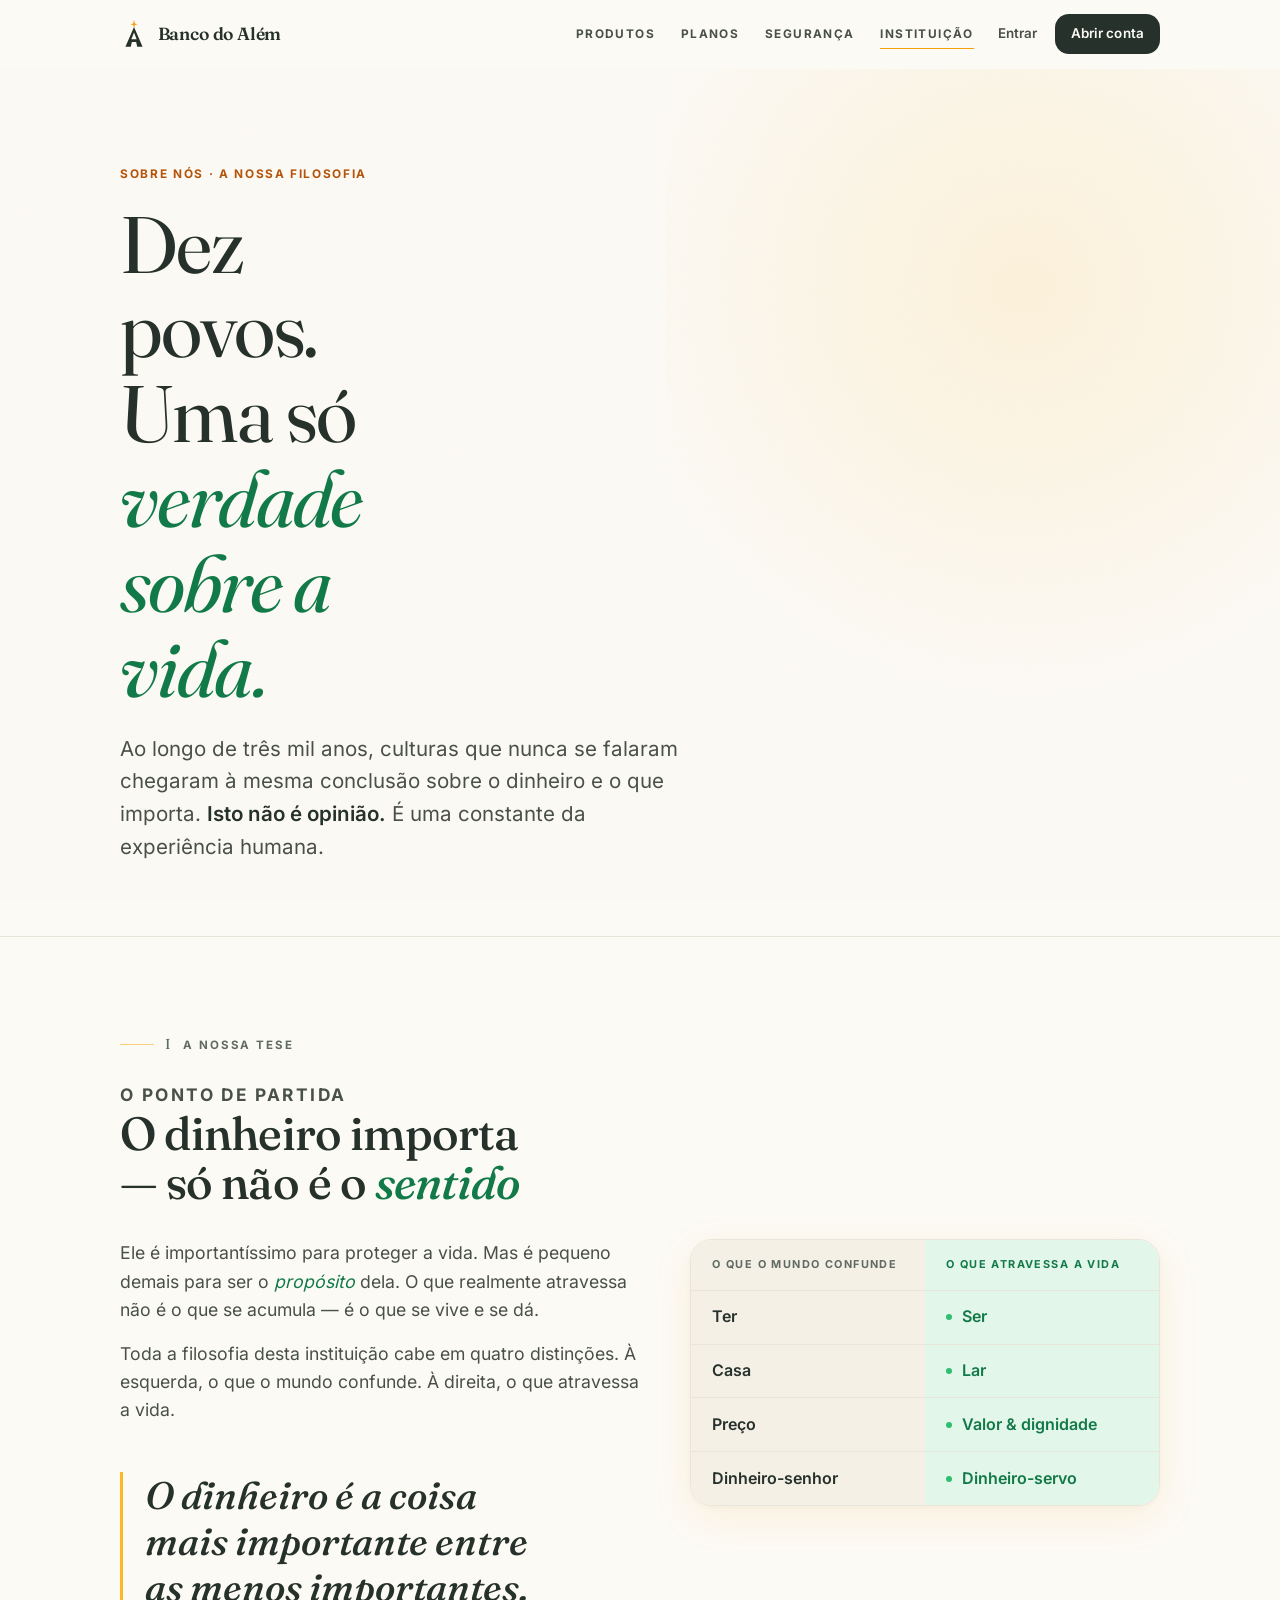
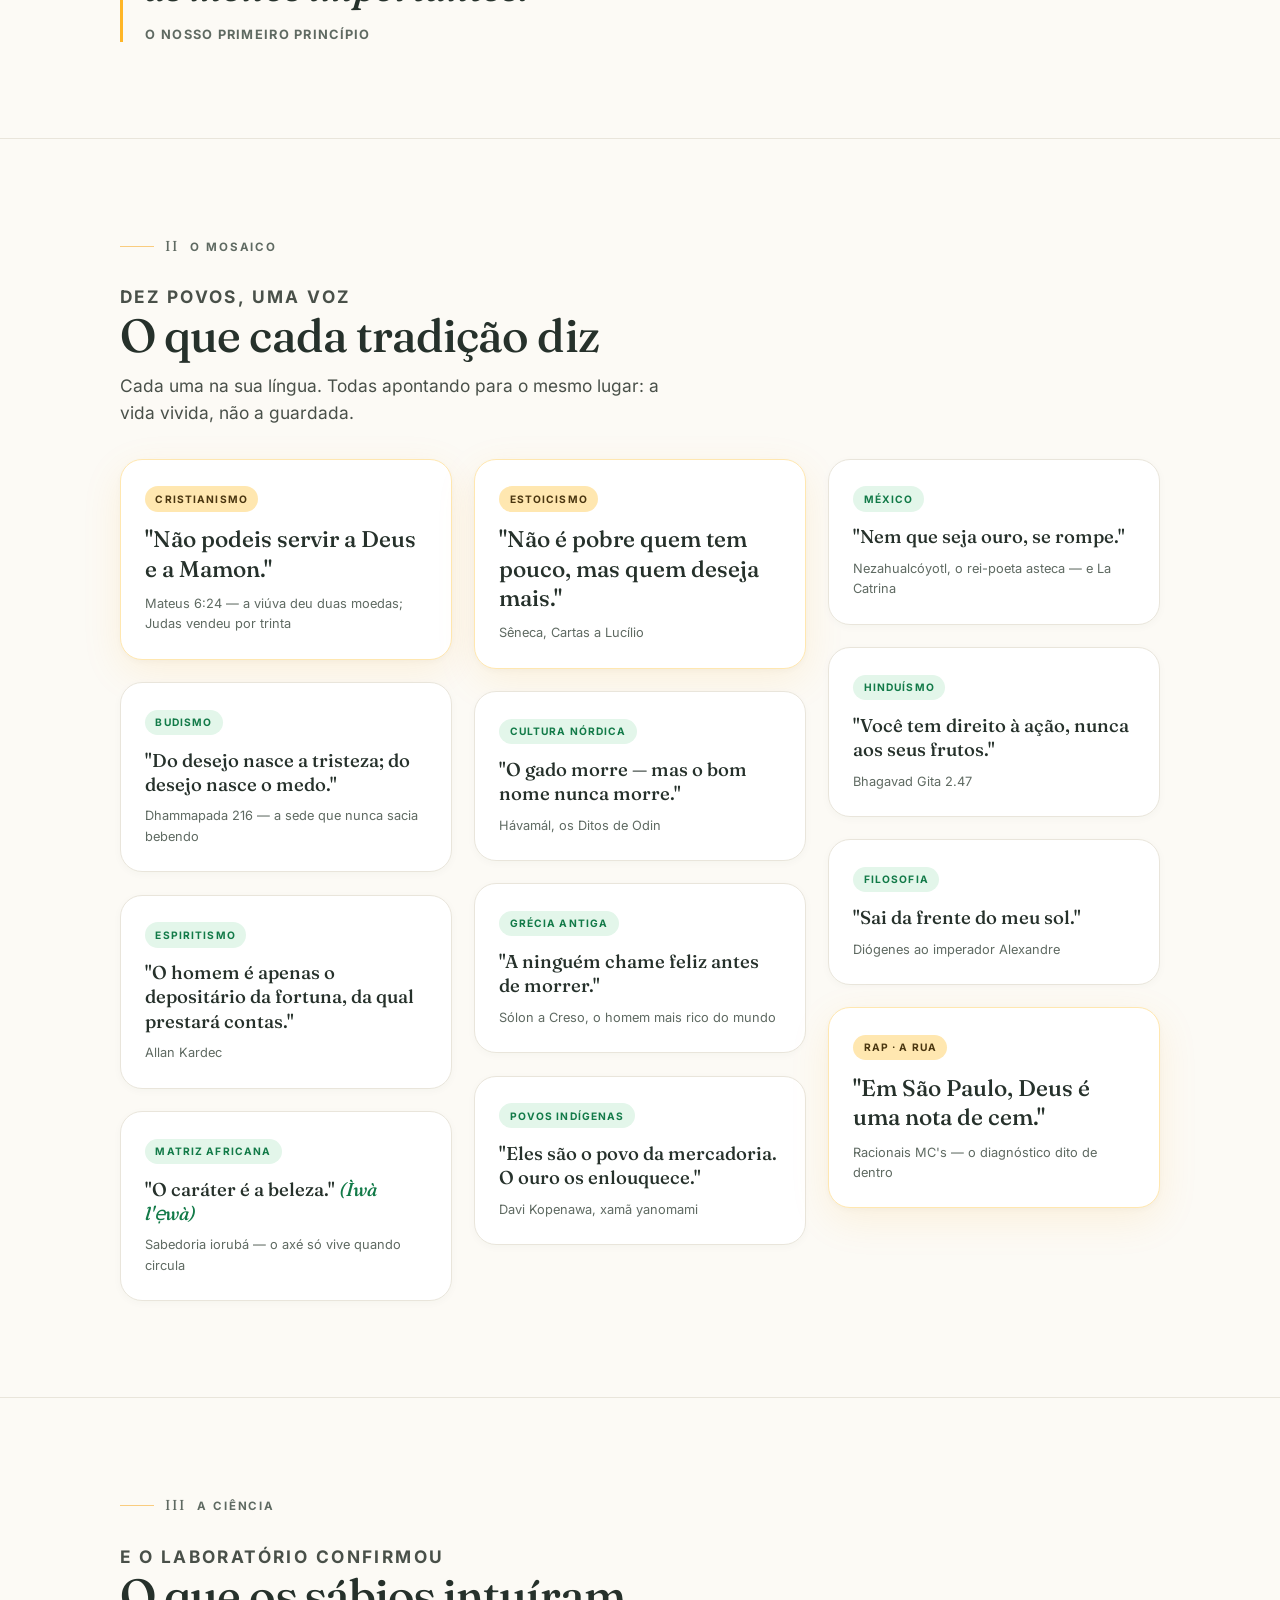
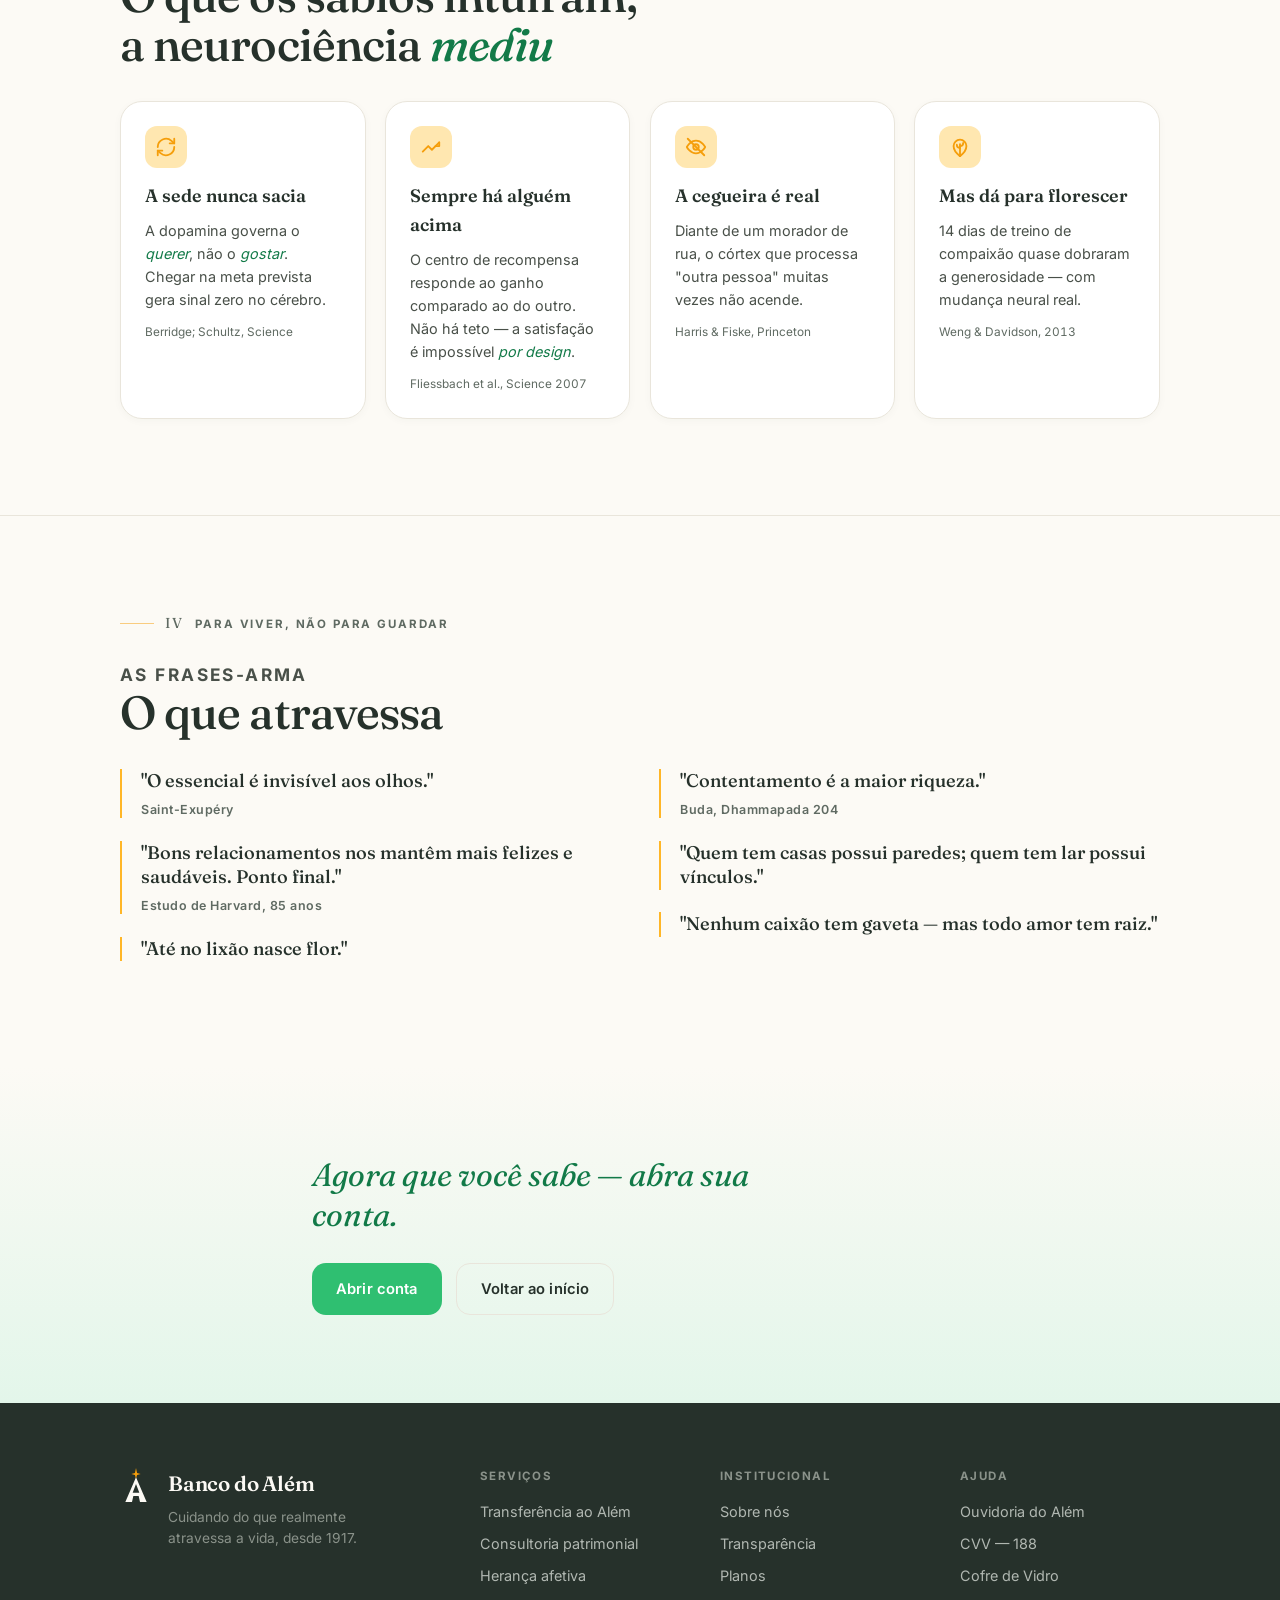
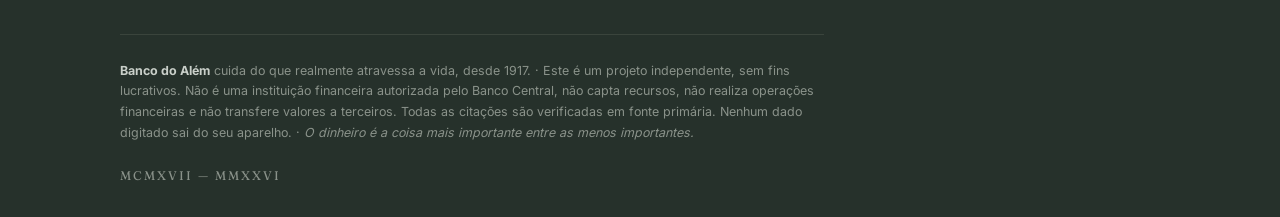
<file: filosofia.html>
<!DOCTYPE html>
<html lang="pt-BR">
<head>
<meta charset="UTF-8">
<meta name="viewport" content="width=device-width, initial-scale=1, viewport-fit=cover">
<meta name="robots" content="noindex, nofollow">
<meta name="description" content="A filosofia do Banco do Além — o que dez tradições da humanidade dizem, em uma só voz, sobre o dinheiro e a vida.">
<meta name="theme-color" content="#FCFAF5">
<title>Banco do Além — Sobre nós</title>
<!-- Open Graph / Twitter (URLs apontam para o GitHub Pages atual — atualizar ao registrar domínio próprio) -->
<meta property="og:type" content="website">
<meta property="og:title" content="Banco do Além — Sobre nós">
<meta property="og:description" content="A filosofia do Banco do Além — o que dez tradições da humanidade dizem, em uma só voz, sobre o dinheiro e a vida.">
<meta property="og:url" content="https://felipeacastro.github.io/banco-do-alem/filosofia.html">
<meta property="og:image" content="https://felipeacastro.github.io/banco-do-alem/og.png">
<meta property="og:image:width" content="1200">
<meta property="og:image:height" content="630">
<meta name="twitter:card" content="summary_large_image">
<meta name="twitter:image" content="https://felipeacastro.github.io/banco-do-alem/og.png">
<link rel="icon" type="image/svg+xml" href="favicon.svg">
<link rel="stylesheet" href="fonts.css">
<noscript><style>.sr{opacity:1!important;transform:none!important}</style></noscript>
<style>
:root{
  /* Luz / superfícies */
  --luz:#FCFAF5; --luz-2:#F5F0E6; --sup:#FFFFFF; --cinza-lixao:#E7E4DB;
  /* Tinta / texto */
  --tinta:#26312B; --corpo:#495049; --suave:#5F6A62; --linha:#E9E5DB;
  /* Sol (marca) */
  --sol:#FFB627; --sol-forte:#F59E0B; --sol-luz:#FFE7B0;
  /* Sol como TEXTO/LINK (contraste AA sobre marfim ~4.6:1) */
  --sol-txt:#B45309;
  /* Vida (verde) */
  --vida:#2FBF71; --vida-profundo:#127A48; --vida-fundo:#E3F6EA;
  /* Afeto (coral) */
  --afeto:#FF7A66; --afeto-forte:#F2593F; --afeto-luz:#FFE0D8;
  /* Sobre amarelo (contraste AA) */
  --sobre-sol:#4A3610;
  /* Rodapé escuro */
  --rodape-txt:#C9CFC9; --rodape-tit:#8A928A; --rodape-linha:#3A443C;
  /* Gradiente amanhecer (revelação — uso ÚNICO) */
  --amanhecer:linear-gradient(135deg,#FFE7B0 0%,#FFD08A 30%,#FF9E7D 65%,#FF7A66 100%);
  /* Fontes */
  --serif:"Fraunces",Georgia,"Times New Roman",serif;
  --sans:"Inter",-apple-system,BlinkMacSystemFont,"Segoe UI",system-ui,sans-serif;
  /* Raios */
  --r:22px; --rb:14px; --ri:12px;
  /* Sombras (coloridas, nunca pretas) */
  --shadow:0 12px 40px rgba(245,158,11,.10),0 2px 8px rgba(38,49,43,.04);
  --shadow-v:0 12px 40px rgba(47,191,113,.12);
  --shadow-hi:0 20px 60px rgba(245,158,11,.16),0 4px 12px rgba(38,49,43,.06);
  /* Motion */
  --ease-vida:cubic-bezier(0.16,1,0.3,1);
  /* Espaçamento base-8 fluido */
  --s1:.5rem; --s2:.75rem; --s3:1rem; --s4:1.4rem; --s5:2rem; --s6:3rem; --s7:4rem; --s8:6rem;
}

/* ---------- Resets / base ---------- */
*,*::before,*::after{box-sizing:border-box}
html{scroll-behavior:smooth}
body{margin:0;background:var(--luz);color:var(--tinta);font-family:var(--sans);font-size:17px;line-height:1.6;-webkit-font-smoothing:antialiased;position:relative}
h1,h2,h3,h4{font-family:var(--serif);margin:0;text-wrap:balance}
h1,h2,h3{line-height:1.06;letter-spacing:-.02em}
p{margin:0 0 1rem;color:var(--corpo)}
a{color:var(--sol-txt)}
img,svg{max-width:100%}
.wrap{max-width:1120px;margin:0 auto;padding:0 clamp(1.2rem,4vw,2.5rem)}
.eyebrow{font-size:.74rem;font-weight:700;letter-spacing:.14em;text-transform:uppercase;color:var(--sol-txt);margin:0}
.tnum{font-variant-numeric:tabular-nums}
.italic{font-style:italic}
:focus-visible{outline:2px solid var(--sol-forte);outline-offset:3px;border-radius:4px}
.sr-only{position:absolute!important;width:1px;height:1px;padding:0;margin:-1px;overflow:hidden;clip:rect(0,0,0,0);white-space:nowrap;border:0}
.skip-link:focus{position:fixed;left:1rem;top:1rem;width:auto;height:auto;clip:auto;background:var(--tinta);color:var(--luz);padding:.6rem 1rem;border-radius:8px;z-index:200}

/* ---------- Grão global (§2.6) ---------- */
.grain{position:fixed;inset:0;pointer-events:none;z-index:1;mix-blend-mode:multiply;opacity:.035}
.grain svg{width:100%;height:100%}

/* ---------- Fólio romano (§4) ---------- */
.folio{display:flex;align-items:baseline;gap:.7rem;margin-bottom:1.6rem;font-family:var(--serif);color:var(--suave)}
.folio .n{font-size:.9rem;letter-spacing:.14em;font-variant-numeric:tabular-nums}
.folio .t{font-family:var(--sans);font-size:.72rem;font-weight:700;letter-spacing:.16em;text-transform:uppercase;color:var(--suave)}
.folio::before{content:"";flex:0 0 34px;height:1px;background:var(--sol-forte);opacity:.5;align-self:center}

/* ---------- Botões ---------- */
.btn{display:inline-flex;align-items:center;justify-content:center;gap:.5rem;border:0;border-radius:var(--rb);font-family:var(--sans);font-weight:600;font-size:.92rem;letter-spacing:.01em;cursor:pointer;text-decoration:none;height:52px;padding:0 1.5rem;transition:transform .2s var(--ease-vida),box-shadow .22s var(--ease-vida),filter .2s,border-color .2s,color .2s}
.btn-sm{height:auto;padding:.55rem 1rem;font-size:.84rem}
.btn-p{background:var(--tinta);color:var(--luz)}
.btn-p:hover{transform:translateY(-2px);box-shadow:0 10px 28px rgba(38,49,43,.20);filter:brightness(1.08)}
.btn-sol{background:var(--sol);color:var(--sobre-sol)}
.btn-sol:hover{transform:translateY(-2px);filter:brightness(1.04);box-shadow:0 10px 28px rgba(245,158,11,.28)}
.btn-vida{background:var(--vida);color:#fff}
.btn-vida:hover{transform:translateY(-2px);box-shadow:0 10px 28px rgba(47,191,113,.3)}
.btn-afeto{background:var(--afeto);color:#fff}
.btn-afeto:hover{transform:translateY(-2px);box-shadow:0 12px 30px rgba(255,122,102,.34)}
.btn-ghost{background:transparent;color:var(--tinta);border:1px solid var(--linha)}
.btn-ghost:hover{border-color:var(--sol-forte);color:var(--sol-forte);transform:translateY(-2px)}

/* ---------- NAV ---------- */
nav{position:sticky;top:0;z-index:40;background:rgba(252,250,245,.82);backdrop-filter:blur(12px);-webkit-backdrop-filter:blur(12px);border-bottom:1px solid transparent;transition:border-color .3s,box-shadow .3s}
nav.scrolled{border-bottom-color:var(--linha);box-shadow:0 2px 20px rgba(38,49,43,.04)}
nav .wrap{display:flex;align-items:center;gap:1.5rem;height:68px}
.logo{display:flex;align-items:center;gap:.6rem;font-family:var(--serif);font-weight:600;font-size:1.1rem;color:var(--tinta);margin-right:auto;letter-spacing:-.01em;text-decoration:none}
.logo .mk{width:28px;height:32px;display:flex;align-items:center;justify-content:center;flex:0 0 auto}
.logo .mk svg{width:26px;height:30px}
.logo .mk .spark{transform-origin:24px 9px;animation:twinkle 5.5s var(--ease-vida) infinite}
@keyframes twinkle{0%,88%,100%{opacity:1}92%{opacity:.55}}
.navlinks{display:flex;gap:1.6rem;align-items:center}
.navlinks a{color:var(--corpo);text-decoration:none;font-size:.74rem;font-weight:700;letter-spacing:.12em;text-transform:uppercase;position:relative;padding:.2rem 0}
.navlinks a::after{content:"";position:absolute;left:0;bottom:-2px;width:100%;height:1px;background:var(--sol-forte);transform:scaleX(0);transform-origin:left;transition:transform .25s var(--ease-vida)}
.navlinks a:hover::after,.navlinks a:focus-visible::after{transform:scaleX(1)}
.navlinks a[aria-current="page"]::after{transform:scaleX(1)}
.nav-right{display:flex;align-items:center;gap:1.1rem}
.nav-enter{color:var(--corpo);text-decoration:none;font-size:.84rem;font-weight:600}
.nav-enter:hover{color:var(--tinta)}
.burger{display:none;background:none;border:0;cursor:pointer;padding:.4rem;color:var(--tinta)}
.burger svg{display:block}

/* Painel mobile */
.m-panel{position:fixed;inset:0;z-index:60;background:var(--luz);transform:translateX(100%);transition:transform .35s var(--ease-vida);display:flex;flex-direction:column;padding:1.4rem clamp(1.2rem,6vw,2rem)}
.m-panel.open{transform:translateX(0)}
.m-panel .m-top{display:flex;align-items:center;justify-content:space-between;height:44px}
.m-panel a{display:block;font-family:var(--serif);font-size:1.6rem;color:var(--tinta);text-decoration:none;padding:.7rem 0;border-bottom:1px solid var(--linha)}
.m-panel .m-cta{margin-top:auto;padding:1.4rem 0}
.m-panel a.btn-p{color:var(--luz);border-bottom:none;text-align:center}

/* ---------- HERO ---------- */
.hero{padding:clamp(3.5rem,8vw,6rem) 0 clamp(2.5rem,5vw,3.5rem);position:relative;overflow:hidden}
.hero::before{content:"";position:absolute;top:-40%;right:-8%;width:56%;height:130%;background:radial-gradient(circle,rgba(255,182,39,.13),transparent 62%);pointer-events:none}
.hero .wrap{position:relative;z-index:2}
.hero .lead{max-width:24ch}
.hero h1{font-size:clamp(2.8rem,7vw,5rem);font-weight:400;color:var(--tinta);margin:1.1rem 0 0}
.hero h1 em{font-style:italic;color:var(--vida-profundo)}
.hero .sub{font-size:clamp(1.08rem,2vw,1.28rem);margin-top:1.4rem;max-width:44ch;color:var(--corpo)}
.hero .sub strong{color:var(--tinta);font-weight:600}

/* ---------- SEÇÕES ---------- */
section{padding:var(--s8) 0;position:relative;z-index:2;border-top:1px solid var(--linha)}
.sec-head{max-width:52ch;margin-bottom:var(--s5)}
.sec-head h2{font-size:clamp(1.9rem,4vw,2.9rem);font-weight:500;color:var(--tinta)}
.sec-head h2 em{font-style:italic;color:var(--vida-profundo)}
.sec-head p{margin-top:.7rem;font-size:1.08rem;color:var(--corpo)}
.read{max-width:46rem}

/* ---------- Tese: as quatro distinções (assimétrico) ---------- */
.tese{display:grid;grid-template-columns:1.05fr .95fr;gap:clamp(1.5rem,4vw,3.5rem);align-items:start}
.tese .arg p{font-size:1.1rem;color:var(--corpo)}
.tese .arg p em{font-style:italic;color:var(--vida-profundo)}
.distincoes{background:var(--sup);border:1px solid var(--linha);border-radius:var(--r);box-shadow:var(--shadow);overflow:hidden}
.distincoes .dhead{display:grid;grid-template-columns:1fr 1fr;font-family:var(--sans);font-size:.68rem;font-weight:700;letter-spacing:.13em;text-transform:uppercase}
.distincoes .dhead .h{padding:1rem 1.3rem}
.distincoes .dhead .h.a{color:var(--suave);background:var(--luz-2)}
.distincoes .dhead .h.b{color:var(--vida-profundo);background:var(--vida-fundo)}
.distincoes .drow{display:grid;grid-template-columns:1fr 1fr;border-top:1px solid var(--linha)}
.distincoes .drow .cell{padding:.85rem 1.3rem;font-weight:600;font-size:1rem;display:flex;align-items:center}
.distincoes .drow .cell.a{color:var(--tinta);background:var(--luz-2)}
.distincoes .drow .cell.b{color:var(--vida-profundo);background:var(--vida-fundo)}
.distincoes .drow .cell.b::before{content:"";width:6px;height:6px;border-radius:50%;background:var(--vida);margin-right:.6rem;flex:0 0 auto}
@media(max-width:820px){.tese{grid-template-columns:1fr}}

/* ---------- Citação com voz ---------- */
.pull{font-family:var(--serif);font-style:italic;font-weight:500;font-size:clamp(1.6rem,3.6vw,2.4rem);line-height:1.2;color:var(--tinta);max-width:24ch;margin:0;padding-left:1.4rem;border-left:3px solid var(--sol);text-wrap:balance}
.pull.mt{margin-top:var(--s6)}
.pull cite{display:block;font-style:normal;font-family:var(--sans);font-size:.8rem;font-weight:700;letter-spacing:.1em;text-transform:uppercase;color:var(--suave);margin-top:1rem;padding-left:0}

/* ---------- Mosaico das tradições (ritmo editorial, não grade uniforme) ---------- */
.mosaico{columns:3 17rem;column-gap:1.4rem;margin-top:var(--s2)}
.trad{break-inside:avoid;display:block;background:var(--sup);border:1px solid var(--linha);border-radius:var(--r);padding:1.5rem;margin:0 0 1.4rem;box-shadow:0 2px 8px rgba(38,49,43,.03);transition:transform .22s var(--ease-vida),box-shadow .22s var(--ease-vida)}
.trad:hover{transform:translateY(-3px);box-shadow:var(--shadow)}
.trad .name{display:inline-block;font-size:.64rem;letter-spacing:.11em;text-transform:uppercase;color:var(--vida-profundo);font-weight:700;background:var(--vida-fundo);padding:.28rem .65rem;border-radius:999px;margin-bottom:.85rem}
.trad .say{font-family:var(--serif);font-size:1.16rem;color:var(--tinta);line-height:1.3;margin:0 0 .6rem;font-weight:500}
.trad .say em{font-style:italic;color:var(--vida-profundo)}
.trad .who{font-size:.8rem;color:var(--suave);margin:0}
/* variação de peso — dá ritmo, evita cara de "12 cards iguais" */
.trad.big{border-color:var(--sol-luz);box-shadow:var(--shadow)}
.trad.big .name{background:var(--sol-luz);color:var(--sobre-sol)}
.trad.big .say{font-size:1.42rem}

/* ---------- Ciência ---------- */
.sci{display:grid;grid-template-columns:repeat(auto-fit,minmax(15rem,1fr));gap:1.2rem;margin-top:var(--s2)}
.scard{background:var(--sup);border:1px solid var(--linha);border-radius:var(--r);padding:1.5rem;box-shadow:0 2px 8px rgba(38,49,43,.03)}
.scard .ic{width:42px;height:42px;border-radius:12px;background:var(--sol-luz);color:var(--sol-forte);display:flex;align-items:center;justify-content:center;margin-bottom:.9rem}
.scard .ic svg{width:22px;height:22px}
.scard b{font-family:var(--serif);color:var(--tinta);font-size:1.12rem;font-weight:600;display:block}
.scard p{font-size:.9rem;margin:.5rem 0 0;color:var(--corpo)}
.scard p em{font-style:italic;color:var(--vida-profundo)}
.scard .src{font-size:.74rem;color:var(--suave);margin-top:.75rem;font-variant-numeric:tabular-nums}

/* ---------- Frases que atravessam ---------- */
.frases{columns:2 20rem;column-gap:2.4rem;margin-top:var(--s3)}
.frases p{break-inside:avoid;font-family:var(--serif);font-size:1.14rem;font-weight:500;color:var(--tinta);padding-left:1.2rem;border-left:2px solid var(--sol);margin:0 0 1.4rem;line-height:1.34}
.frases p span{display:block;font-family:var(--sans);font-size:.78rem;font-weight:600;letter-spacing:.04em;color:var(--suave);margin-top:.5rem}

/* ---------- CTA final ---------- */
.finale{padding:clamp(3.5rem,7vw,5.5rem) 0;text-align:left;background:linear-gradient(180deg,var(--luz),var(--vida-fundo))}
.finale .wrap{max-width:46rem}
.finale p.k{font-family:var(--serif);font-style:italic;color:var(--vida-profundo);font-size:clamp(1.4rem,3vw,2rem);line-height:1.24;margin:0 0 1.8rem;max-width:22ch}
.finale .acts{display:flex;flex-wrap:wrap;gap:.9rem}

/* ---------- RODAPÉ (XI) ---------- */
footer{background:var(--tinta);color:var(--rodape-txt);padding:var(--s7) 0 var(--s5);position:relative;z-index:2}
footer a{color:var(--rodape-txt)}
.fgrid{display:grid;grid-template-columns:1.6fr 1fr 1fr 1fr;gap:2.5rem;margin-bottom:2.4rem}
.fbrand{display:flex;align-items:flex-start;gap:1rem}
.fbrand .fmk svg{width:32px;height:38px;display:block}
.fbrand .ft{font-family:var(--serif);font-size:1.3rem;color:var(--luz);font-weight:600;letter-spacing:-.01em}
.fbrand .fs{color:var(--rodape-tit);font-size:.86rem;margin:.4rem 0 0;max-width:26ch;line-height:1.5}
.fcol h4{font-family:var(--sans);font-size:.72rem;letter-spacing:.12em;text-transform:uppercase;color:var(--rodape-tit);margin:0 0 .9rem;font-weight:700}
.fcol a{display:block;font-size:.9rem;text-decoration:none;margin-bottom:.55rem;opacity:.85;transition:opacity .2s,color .2s}
.fcol a:hover{opacity:1;color:var(--sol-luz)}
.disc{border-top:1px solid var(--rodape-linha);padding-top:1.6rem;font-size:.78rem;color:var(--rodape-tit);line-height:1.65;max-width:88ch}
.disc b{color:var(--rodape-txt)}
.disc em{font-style:italic}
.ffolio{margin-top:1.4rem;font-family:var(--serif);font-size:.78rem;letter-spacing:.16em;color:var(--rodape-tit);font-variant-numeric:tabular-nums}

/* ---------- Scroll reveal ---------- */
.sr{opacity:0;transform:translateY(16px);transition:opacity .7s var(--ease-vida),transform .7s var(--ease-vida)}
.sr.in{opacity:1;transform:none}

/* ---------- Responsivo ---------- */
@media(max-width:860px){
  .navlinks,.nav-enter{display:none}
  .burger{display:block}
  .fgrid{grid-template-columns:1fr 1fr;gap:2rem}
  .fbrand{grid-column:1 / -1}
}
@media(max-width:640px){
  .fgrid{grid-template-columns:1fr}
  .mosaico{columns:1}
  .frases{columns:1}
}

@media(prefers-reduced-motion:reduce){
  html{scroll-behavior:auto}
  .sr{transition:none;opacity:1;transform:none}
  .btn:hover,.trad:hover{transform:none}
  .logo .mk .spark{animation:none}
  nav{backdrop-filter:none;-webkit-backdrop-filter:none}
}
</style>
</head>
<body id="top">
<a class="skip-link sr-only" href="#conteudo">Pular para o conteúdo</a>

<!-- Grão global (§2.6) -->
<div class="grain" aria-hidden="true">
  <svg xmlns="http://www.w3.org/2000/svg"><filter id="grainf"><feTurbulence type="fractalNoise" baseFrequency="0.9" numOctaves="2" stitchTiles="stitch"/></filter><rect width="100%" height="100%" filter="url(#grainf)"/></svg>
</div>

<!-- NAV -->
<nav id="nav"><div class="wrap">
  <a class="logo" href="index.html" aria-label="Banco do Além — início">
    <span class="mk"><svg viewBox="0 0 48 56" fill="none" role="img" aria-label="Banco do Além"><path class="spark" d="M24 1 L25.6 8.6 L31 10 L25.6 11.4 L24 17 L22.4 11.4 L17 10 L22.4 8.6 Z" fill="#F59E0B"/><path d="M24 15 L40 52 L30 52 L28 43 L20 43 L18 52 L8 52 Z M24 25 L29 38 L19 38 Z" fill="#26312B" fill-rule="evenodd"/></svg></span>
    Banco do Além
  </a>
  <div class="navlinks">
    <a href="index.html#produtos">Produtos</a>
    <a href="index.html#planos">Planos</a>
    <a href="index.html#seguranca">Segurança</a>
    <a href="filosofia.html" aria-current="page">Instituição</a>
  </div>
  <div class="nav-right">
    <a class="nav-enter" href="index.html#transferir">Entrar</a>
    <a href="index.html#transferir" class="btn btn-p btn-sm">Abrir conta</a>
  </div>
  <button class="burger" id="burger" aria-label="Abrir menu" aria-expanded="false" aria-controls="mpanel">
    <svg width="26" height="26" viewBox="0 0 24 24" fill="none" stroke="currentColor" stroke-width="2" stroke-linecap="round"><path d="M4 7h16M4 12h16M4 17h16"/></svg>
  </button>
</div></nav>

<!-- Painel mobile -->
<div class="m-panel" id="mpanel" aria-hidden="true">
  <div class="m-top">
    <span class="logo"><span class="mk"><svg viewBox="0 0 48 56" fill="none" aria-hidden="true"><path d="M24 1 L25.6 8.6 L31 10 L25.6 11.4 L24 17 L22.4 11.4 L17 10 L22.4 8.6 Z" fill="#F59E0B"/><path d="M24 15 L40 52 L30 52 L28 43 L20 43 L18 52 L8 52 Z M24 25 L29 38 L19 38 Z" fill="#26312B" fill-rule="evenodd"/></svg></span>Banco do Além</span>
    <button class="burger" id="mclose" aria-label="Fechar menu">
      <svg width="26" height="26" viewBox="0 0 24 24" fill="none" stroke="currentColor" stroke-width="2" stroke-linecap="round"><path d="M6 6l12 12M18 6L6 18"/></svg>
    </button>
  </div>
  <a href="index.html#produtos" class="m-link">Produtos</a>
  <a href="index.html#planos" class="m-link">Planos</a>
  <a href="index.html#seguranca" class="m-link">Segurança</a>
  <a href="filosofia.html" class="m-link" aria-current="page">Instituição</a>
  <div class="m-cta"><a href="index.html#transferir" class="btn btn-p" style="width:100%">Abrir conta</a></div>
</div>

<!-- HERO -->
<header class="hero"><div class="wrap">
  <div class="lead sr">
    <p class="eyebrow">Sobre nós · a nossa filosofia</p>
    <h1>Dez povos.<br>Uma só <em>verdade sobre a vida.</em></h1>
  </div>
  <p class="sub sr">Ao longo de três mil anos, culturas que nunca se falaram chegaram à mesma conclusão sobre o dinheiro e o que importa. <strong>Isto não é opinião.</strong> É uma constante da experiência humana.</p>
</div></header>

<!-- I · A TESE -->
<section id="conteudo"><div class="wrap sr">
  <div class="folio"><span class="n">I</span><span class="t">A nossa tese</span></div>
  <div class="sec-head">
    <p class="eyebrow">O ponto de partida</p>
    <h2>O dinheiro importa — só não é o <em>sentido</em></h2>
  </div>
  <div class="tese">
    <div class="arg">
      <p>Ele é importantíssimo para proteger a vida. Mas é pequeno demais para ser o <em>propósito</em> dela. O que realmente atravessa não é o que se acumula — é o que se vive e se dá.</p>
      <p>Toda a filosofia desta instituição cabe em quatro distinções. À esquerda, o que o mundo confunde. À direita, o que atravessa a vida.</p>
      <blockquote class="pull mt">O dinheiro é a coisa mais importante entre as menos importantes.
        <cite>O nosso primeiro princípio</cite>
      </blockquote>
    </div>
    <div class="distincoes" role="table" aria-label="As quatro distinções">
      <div class="dhead" role="row">
        <span class="h a" role="columnheader">O que o mundo confunde</span>
        <span class="h b" role="columnheader">O que atravessa a vida</span>
      </div>
      <div class="drow" role="row"><span class="cell a" role="cell">Ter</span><span class="cell b" role="cell">Ser</span></div>
      <div class="drow" role="row"><span class="cell a" role="cell">Casa</span><span class="cell b" role="cell">Lar</span></div>
      <div class="drow" role="row"><span class="cell a" role="cell">Preço</span><span class="cell b" role="cell">Valor &amp; dignidade</span></div>
      <div class="drow" role="row"><span class="cell a" role="cell">Dinheiro-senhor</span><span class="cell b" role="cell">Dinheiro-servo</span></div>
    </div>
  </div>
</div></section>

<!-- II · O MOSAICO -->
<section><div class="wrap sr">
  <div class="folio"><span class="n">II</span><span class="t">O mosaico</span></div>
  <div class="sec-head">
    <p class="eyebrow">Dez povos, uma voz</p>
    <h2>O que cada tradição diz</h2>
    <p>Cada uma na sua língua. Todas apontando para o mesmo lugar: a vida vivida, não a guardada.</p>
  </div>
  <div class="mosaico">
    <article class="trad big"><span class="name">Cristianismo</span><p class="say">"Não podeis servir a Deus e a Mamon."</p><p class="who">Mateus 6:24 — a viúva deu duas moedas; Judas vendeu por trinta</p></article>
    <article class="trad"><span class="name">Budismo</span><p class="say">"Do desejo nasce a tristeza; do desejo nasce o medo."</p><p class="who">Dhammapada 216 — a sede que nunca sacia bebendo</p></article>
    <article class="trad"><span class="name">Espiritismo</span><p class="say">"O homem é apenas o depositário da fortuna, da qual prestará contas."</p><p class="who">Allan Kardec</p></article>
    <article class="trad"><span class="name">Matriz africana</span><p class="say">"O caráter é a beleza." <em>(Ìwà l'ẹwà)</em></p><p class="who">Sabedoria iorubá — o axé só vive quando circula</p></article>
    <article class="trad big"><span class="name">Estoicismo</span><p class="say">"Não é pobre quem tem pouco, mas quem deseja mais."</p><p class="who">Sêneca, Cartas a Lucílio</p></article>
    <article class="trad"><span class="name">Cultura nórdica</span><p class="say">"O gado morre — mas o bom nome nunca morre."</p><p class="who">Hávamál, os Ditos de Odin</p></article>
    <article class="trad"><span class="name">Grécia antiga</span><p class="say">"A ninguém chame feliz antes de morrer."</p><p class="who">Sólon a Creso, o homem mais rico do mundo</p></article>
    <article class="trad"><span class="name">Povos indígenas</span><p class="say">"Eles são o povo da mercadoria. O ouro os enlouquece."</p><p class="who">Davi Kopenawa, xamã yanomami</p></article>
    <article class="trad"><span class="name">México</span><p class="say">"Nem que seja ouro, se rompe."</p><p class="who">Nezahualcóyotl, o rei-poeta asteca — e La Catrina</p></article>
    <article class="trad"><span class="name">Hinduísmo</span><p class="say">"Você tem direito à ação, nunca aos seus frutos."</p><p class="who">Bhagavad Gita 2.47</p></article>
    <article class="trad"><span class="name">Filosofia</span><p class="say">"Sai da frente do meu sol."</p><p class="who">Diógenes ao imperador Alexandre</p></article>
    <article class="trad big"><span class="name">Rap · a rua</span><p class="say">"Em São Paulo, Deus é uma nota de cem."</p><p class="who">Racionais MC's — o diagnóstico dito de dentro</p></article>
  </div>
</div></section>

<!-- III · A CIÊNCIA -->
<section><div class="wrap sr">
  <div class="folio"><span class="n">III</span><span class="t">A ciência</span></div>
  <div class="sec-head">
    <p class="eyebrow">E o laboratório confirmou</p>
    <h2>O que os sábios intuíram, a neurociência <em>mediu</em></h2>
  </div>
  <div class="sci">
    <article class="scard">
      <div class="ic" aria-hidden="true"><svg viewBox="0 0 24 24" fill="none" stroke="currentColor" stroke-width="2" stroke-linecap="round" stroke-linejoin="round"><path d="M3 12a9 9 0 0 1 15-6.7L21 8"/><path d="M21 3v5h-5"/><path d="M21 12a9 9 0 0 1-15 6.7L3 16"/><path d="M3 21v-5h5"/></svg></div>
      <b>A sede nunca sacia</b>
      <p>A dopamina governa o <em>querer</em>, não o <em>gostar</em>. Chegar na meta prevista gera sinal zero no cérebro.</p>
      <p class="src">Berridge; Schultz, Science</p>
    </article>
    <article class="scard">
      <div class="ic" aria-hidden="true"><svg viewBox="0 0 24 24" fill="none" stroke="currentColor" stroke-width="2" stroke-linecap="round" stroke-linejoin="round"><path d="M3 17l6-6 4 4 8-8"/><path d="M21 7v4h-4"/></svg></div>
      <b>Sempre há alguém acima</b>
      <p>O centro de recompensa responde ao ganho comparado ao do outro. Não há teto — a satisfação é impossível <em>por design</em>.</p>
      <p class="src">Fliessbach et al., Science 2007</p>
    </article>
    <article class="scard">
      <div class="ic" aria-hidden="true"><svg viewBox="0 0 24 24" fill="none" stroke="currentColor" stroke-width="2" stroke-linecap="round" stroke-linejoin="round"><path d="M2 12s3.5-7 10-7 10 7 10 7-3.5 7-10 7S2 12 2 12z"/><circle cx="12" cy="12" r="3"/><path d="M3 3l18 18"/></svg></div>
      <b>A cegueira é real</b>
      <p>Diante de um morador de rua, o córtex que processa "outra pessoa" muitas vezes não acende.</p>
      <p class="src">Harris &amp; Fiske, Princeton</p>
    </article>
    <article class="scard">
      <div class="ic" aria-hidden="true"><svg viewBox="0 0 24 24" fill="none" stroke="currentColor" stroke-width="2" stroke-linecap="round" stroke-linejoin="round"><path d="M12 22c4-3 7-7 7-11a7 7 0 0 0-14 0c0 4 3 8 7 11z"/><path d="M12 22V9"/><path d="M12 13c-2 0-3.5-1.5-3.5-3.5"/><path d="M12 11c2 0 3.5-1.5 3.5-3.5"/></svg></div>
      <b>Mas dá para florescer</b>
      <p>14 dias de treino de compaixão quase dobraram a generosidade — com mudança neural real.</p>
      <p class="src">Weng &amp; Davidson, 2013</p>
    </article>
  </div>
</div></section>

<!-- IV · AS FRASES -->
<section><div class="wrap sr">
  <div class="folio"><span class="n">IV</span><span class="t">Para viver, não para guardar</span></div>
  <div class="sec-head">
    <p class="eyebrow">As frases-arma</p>
    <h2>O que atravessa</h2>
  </div>
  <div class="frases">
    <p>"O essencial é invisível aos olhos."<span>Saint-Exupéry</span></p>
    <p>"Bons relacionamentos nos mantêm mais felizes e saudáveis. Ponto final."<span>Estudo de Harvard, 85 anos</span></p>
    <p>"Até no lixão nasce flor."</p>
    <p>"Contentamento é a maior riqueza."<span>Buda, Dhammapada 204</span></p>
    <p>"Quem tem casas possui paredes; quem tem lar possui vínculos."</p>
    <p>"Nenhum caixão tem gaveta — mas todo amor tem raiz."</p>
  </div>
</div></section>

<!-- CTA FINAL -->
<div class="finale"><div class="wrap sr">
  <p class="k">Agora que você sabe — abra sua conta.</p>
  <div class="acts">
    <a class="btn btn-vida" href="index.html#transferir">Abrir conta</a>
    <a class="btn btn-ghost" href="index.html">Voltar ao início</a>
  </div>
</div></div>

<!-- RODAPÉ -->
<footer><div class="wrap">
  <div class="fgrid">
    <div class="fbrand">
      <span class="fmk"><svg viewBox="0 0 48 56" fill="none" role="img" aria-label="Banco do Além"><path d="M24 1 L25.6 8.6 L31 10 L25.6 11.4 L24 17 L22.4 11.4 L17 10 L22.4 8.6 Z" fill="#F59E0B"/><path d="M24 15 L40 52 L30 52 L28 43 L20 43 L18 52 L8 52 Z M24 25 L29 38 L19 38 Z" fill="#FCFAF5" fill-rule="evenodd"/></svg></span>
      <div>
        <div class="ft">Banco do Além</div>
        <p class="fs">Cuidando do que realmente atravessa a vida, desde 1917.</p>
      </div>
    </div>
    <div class="fcol"><h4>Serviços</h4>
      <a href="index.html#produtos">Transferência ao Além</a>
      <a href="index.html#produtos">Consultoria patrimonial</a>
      <a href="index.html#produtos">Herança afetiva</a>
    </div>
    <div class="fcol"><h4>Institucional</h4>
      <a href="filosofia.html">Sobre nós</a>
      <a href="transparencia.html">Transparência</a>
      <a href="index.html#planos">Planos</a>
    </div>
    <div class="fcol"><h4>Ajuda</h4>
      <a href="index.html#planos">Ouvidoria do Além</a>
      <a href="tel:188">CVV — 188</a>
      <a href="transparencia.html">Cofre de Vidro</a>
    </div>
  </div>
  <p class="disc"><b>Banco do Além</b> cuida do que realmente atravessa a vida, desde 1917. · Este é um projeto independente, sem fins lucrativos. Não é uma instituição financeira autorizada pelo Banco Central, não capta recursos, não realiza operações financeiras e não transfere valores a terceiros. Todas as citações são verificadas em fonte primária. Nenhum dado digitado sai do seu aparelho. · <em>O dinheiro é a coisa mais importante entre as menos importantes.</em></p>
  <div class="ffolio tnum">MCMXVII — MMXXVI</div>
</div></footer>

<script>
(function(){
  "use strict";
  var reduce=matchMedia('(prefers-reduced-motion:reduce)').matches;

  /* ---------- NAV scroll + mobile ---------- */
  var nav=document.getElementById('nav');
  function onScroll(){if(window.scrollY>8)nav.classList.add('scrolled');else nav.classList.remove('scrolled');}
  window.addEventListener('scroll',onScroll,{passive:true});onScroll();

  var burger=document.getElementById('burger'),mpanel=document.getElementById('mpanel'),mclose=document.getElementById('mclose');
  var mBg=[document.getElementById('nav'),document.querySelector('.hero'),document.querySelector('footer'),document.querySelector('.finale')];
  Array.prototype.push.apply(mBg,Array.prototype.slice.call(document.querySelectorAll('section')));
  function setBgInert(on){mBg.forEach(function(n){if(!n)return;if(on){n.setAttribute('aria-hidden','true');try{n.inert=true;}catch(e){}}else{n.removeAttribute('aria-hidden');try{n.inert=false;}catch(e){}}});}
  function mFocusables(){return Array.prototype.filter.call(mpanel.querySelectorAll('a[href],button:not([disabled])'),function(x){return x.offsetParent!==null;});}
  function mTrap(e){
    if(e.key==='Escape'){e.preventDefault();closeM();return;}
    if(e.key!=='Tab')return;
    var f=mFocusables();if(!f.length)return;var first=f[0],last=f[f.length-1];
    if(e.shiftKey&&document.activeElement===first){e.preventDefault();last.focus();}
    else if(!e.shiftKey&&document.activeElement===last){e.preventDefault();first.focus();}
  }
  function openM(){
    mpanel.classList.add('open');mpanel.setAttribute('aria-hidden','false');burger.setAttribute('aria-expanded','true');
    setBgInert(true);document.addEventListener('keydown',mTrap);
    var f=mFocusables();if(f.length)f[0].focus();
  }
  function closeM(){
    mpanel.classList.remove('open');mpanel.setAttribute('aria-hidden','true');burger.setAttribute('aria-expanded','false');
    setBgInert(false);document.removeEventListener('keydown',mTrap);
    if(burger&&burger.focus)burger.focus();
  }
  burger.addEventListener('click',openM);mclose.addEventListener('click',closeM);
  Array.prototype.forEach.call(mpanel.querySelectorAll('a'),function(a){a.addEventListener('click',closeM);});

  /* ---------- Scroll reveal das seções ---------- */
  var srs=document.querySelectorAll('.sr');
  if('IntersectionObserver' in window && !reduce){
    var io=new IntersectionObserver(function(ents){
      ents.forEach(function(e){if(e.isIntersecting){e.target.classList.add('in');io.unobserve(e.target);}});
    },{threshold:.12,rootMargin:'0px 0px -8% 0px'});
    srs.forEach(function(s){io.observe(s);});
  }else{srs.forEach(function(s){s.classList.add('in');});}
})();
</script>
</body>
</html>
</file>
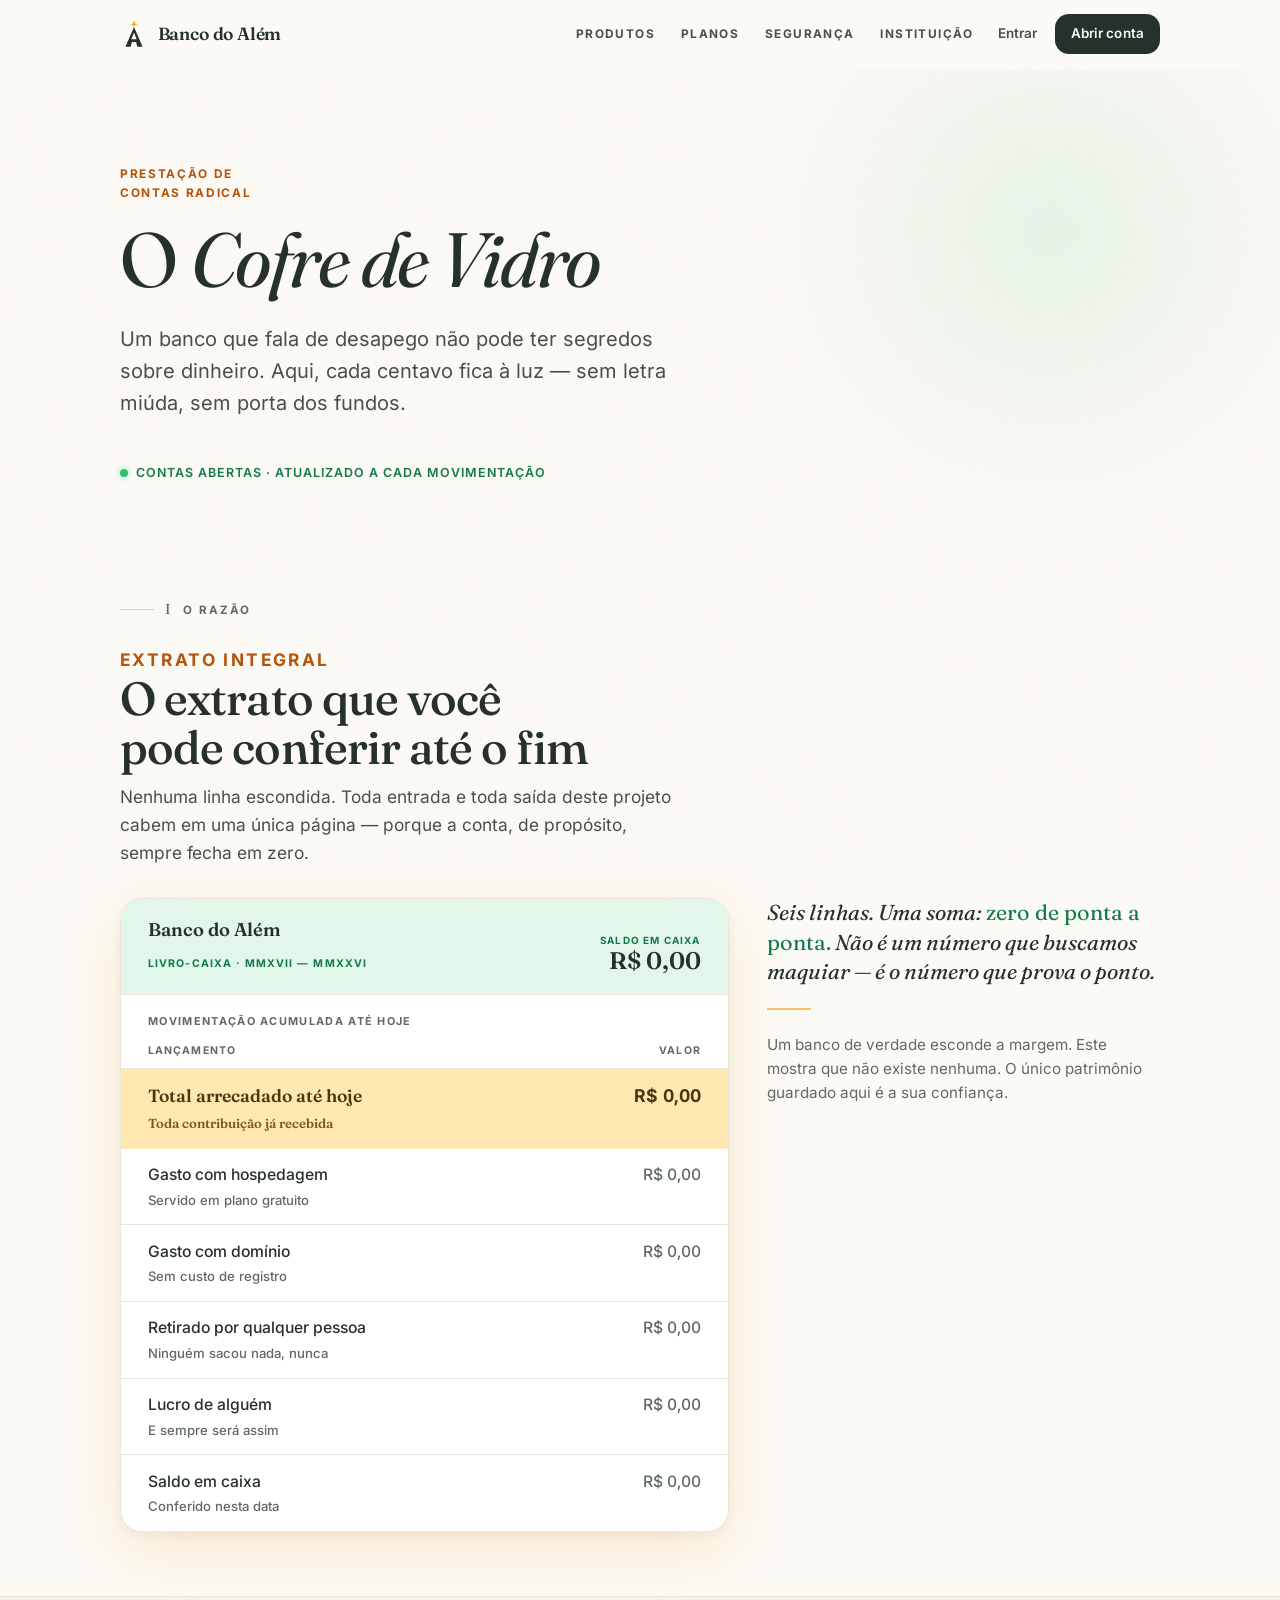
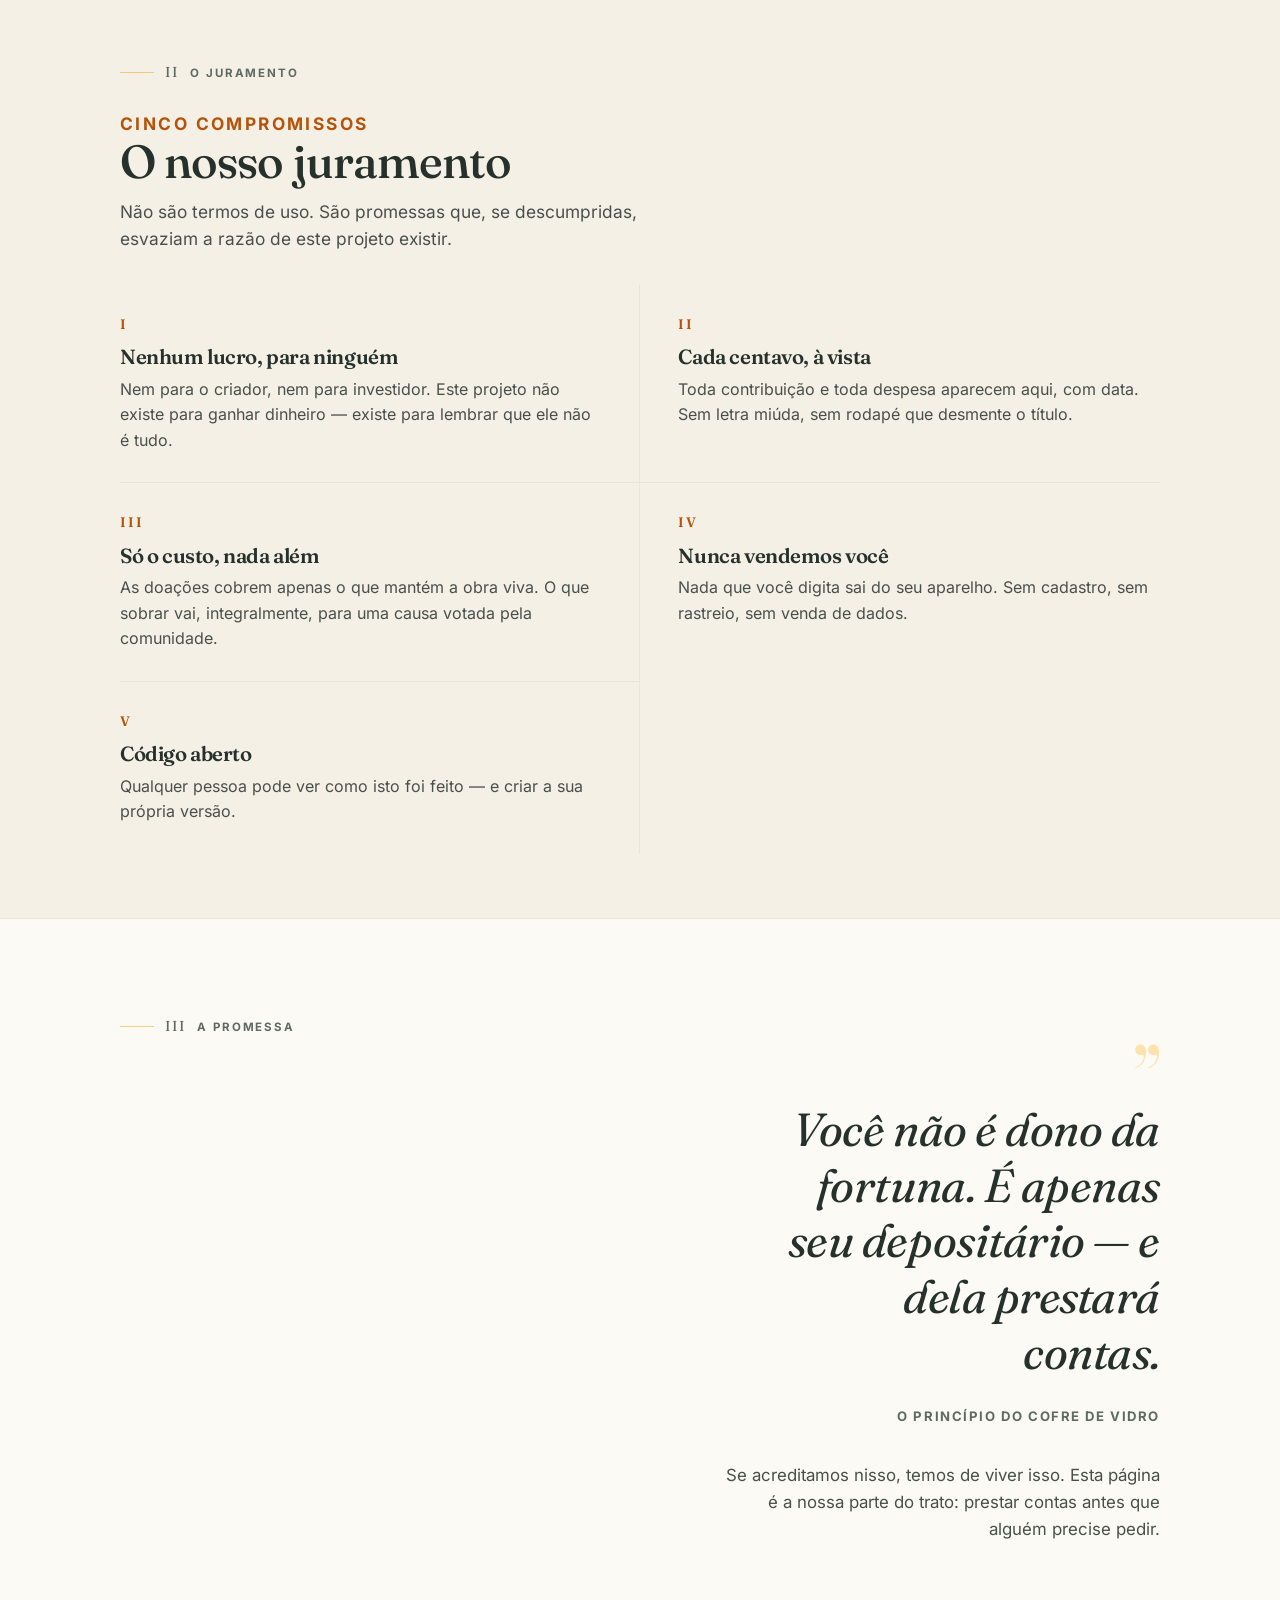
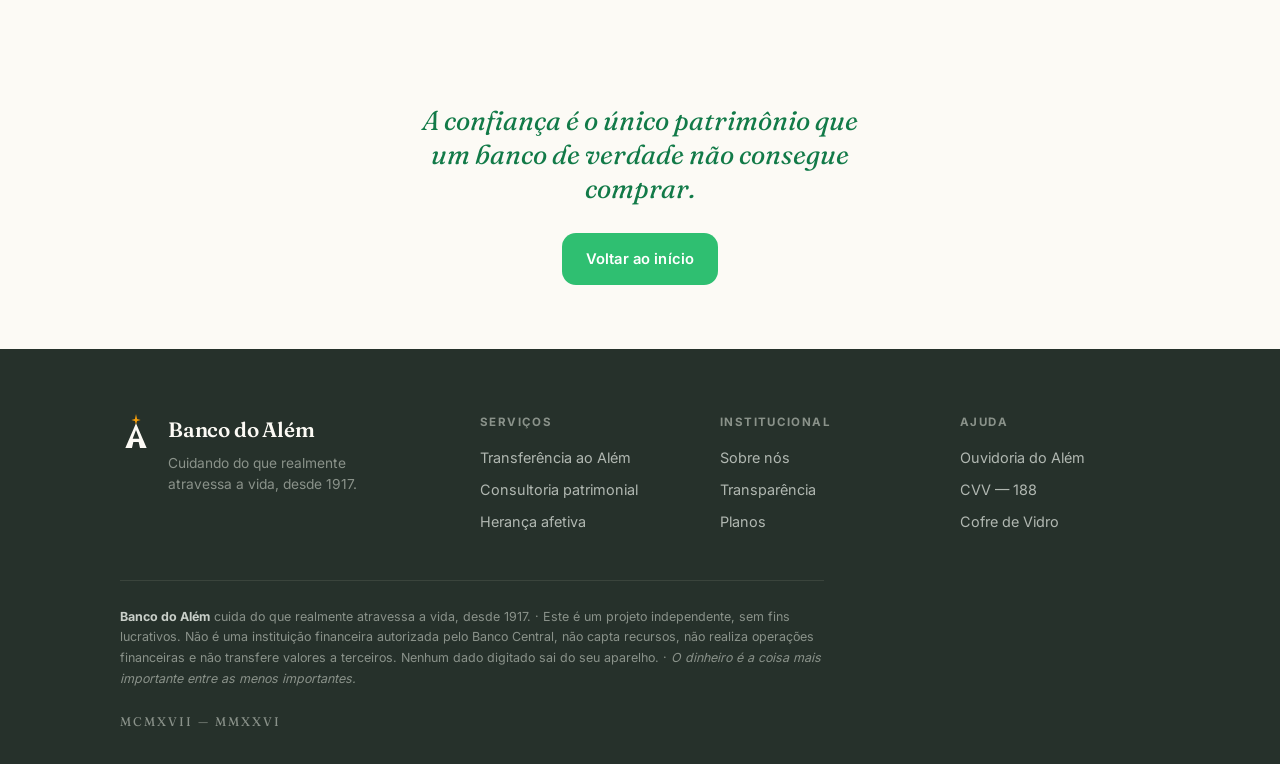
<file: transparencia.html>
<!DOCTYPE html>
<html lang="pt-BR">
<head>
<meta charset="UTF-8">
<meta name="viewport" content="width=device-width, initial-scale=1, viewport-fit=cover">
<meta name="robots" content="noindex, nofollow">
<meta name="description" content="O Cofre de Vidro — a prestação de contas pública e radical do Banco do Além. Cada centavo à luz, sem letra miúda.">
<meta name="theme-color" content="#FCFAF5">
<title>Banco do Além — Transparência</title>
<!-- Open Graph / Twitter (URLs apontam para o GitHub Pages atual — atualizar ao registrar domínio próprio) -->
<meta property="og:type" content="website">
<meta property="og:title" content="Banco do Além — Transparência">
<meta property="og:description" content="O Cofre de Vidro — a prestação de contas pública e radical do Banco do Além. Cada centavo à luz, sem letra miúda.">
<meta property="og:url" content="https://felipeacastro.github.io/banco-do-alem/transparencia.html">
<meta property="og:image" content="https://felipeacastro.github.io/banco-do-alem/og.png">
<meta property="og:image:width" content="1200">
<meta property="og:image:height" content="630">
<meta name="twitter:card" content="summary_large_image">
<meta name="twitter:image" content="https://felipeacastro.github.io/banco-do-alem/og.png">
<link rel="icon" type="image/svg+xml" href="favicon.svg">
<link rel="stylesheet" href="fonts.css">
<noscript><style>.sr{opacity:1!important;transform:none!important}</style></noscript>
<style>
:root{
  /* Luz / superfícies */
  --luz:#FCFAF5; --luz-2:#F5F0E6; --sup:#FFFFFF; --cinza-lixao:#E7E4DB;
  /* Tinta / texto */
  --tinta:#26312B; --corpo:#495049; --suave:#5F6A62; --linha:#E9E5DB;
  /* Sol (marca) */
  --sol:#FFB627; --sol-forte:#F59E0B; --sol-luz:#FFE7B0;
  /* Sol como TEXTO/LINK (contraste AA sobre marfim ~4.6:1) */
  --sol-txt:#B45309;
  /* Vida (verde) */
  --vida:#2FBF71; --vida-profundo:#127A48; --vida-fundo:#E3F6EA;
  /* Afeto (coral) */
  --afeto:#FF7A66; --afeto-forte:#F2593F; --afeto-luz:#FFE0D8;
  /* Sobre amarelo (contraste AA) */
  --sobre-sol:#4A3610;
  /* Rodapé escuro */
  --rodape-txt:#C9CFC9; --rodape-tit:#8A928A; --rodape-linha:#3A443C;
  /* Gradiente amanhecer (revelação — uso ÚNICO) */
  --amanhecer:linear-gradient(135deg,#FFE7B0 0%,#FFD08A 30%,#FF9E7D 65%,#FF7A66 100%);
  /* Fontes */
  --serif:"Fraunces",Georgia,"Times New Roman",serif;
  --sans:"Inter",-apple-system,BlinkMacSystemFont,"Segoe UI",system-ui,sans-serif;
  /* Raios */
  --r:22px; --rb:14px; --ri:12px;
  /* Sombras (coloridas, nunca pretas) */
  --shadow:0 12px 40px rgba(245,158,11,.10),0 2px 8px rgba(38,49,43,.04);
  --shadow-v:0 12px 40px rgba(47,191,113,.12);
  --shadow-hi:0 20px 60px rgba(245,158,11,.16),0 4px 12px rgba(38,49,43,.06);
  /* Motion */
  --ease-vida:cubic-bezier(0.16,1,0.3,1);
  /* Espaçamento base-8 fluido */
  --s1:.5rem; --s2:.75rem; --s3:1rem; --s4:1.4rem; --s5:2rem; --s6:3rem; --s7:4rem; --s8:6rem;
}
*,*::before,*::after{box-sizing:border-box}
html{scroll-behavior:smooth}
body{margin:0;background:var(--luz);color:var(--tinta);font-family:var(--sans);font-size:17px;line-height:1.6;-webkit-font-smoothing:antialiased;position:relative}
h1,h2,h3,h4{font-family:var(--serif);margin:0;text-wrap:balance}
h1,h2,h3{line-height:1.06;letter-spacing:-.02em}
p{margin:0 0 1rem;color:var(--corpo)}
a{color:var(--sol-txt)}
img,svg{max-width:100%}
.wrap{max-width:1120px;margin:0 auto;padding:0 clamp(1.2rem,4vw,2.5rem)}
.eyebrow{font-size:.74rem;font-weight:700;letter-spacing:.14em;text-transform:uppercase;color:var(--sol-txt);margin:0}
.tnum{font-variant-numeric:tabular-nums}
.italic{font-style:italic}
:focus-visible{outline:2px solid var(--sol-forte);outline-offset:3px;border-radius:4px}
.sr-only{position:absolute!important;width:1px;height:1px;padding:0;margin:-1px;overflow:hidden;clip:rect(0,0,0,0);white-space:nowrap;border:0}
.skip-link:focus{position:fixed;left:1rem;top:1rem;width:auto;height:auto;clip:auto;background:var(--tinta);color:var(--luz);padding:.6rem 1rem;border-radius:8px;z-index:200}

/* ---------- Grão global (§2.6) ---------- */
.grain{position:fixed;inset:0;pointer-events:none;z-index:1;mix-blend-mode:multiply;opacity:.035}
.grain svg{width:100%;height:100%}

/* ---------- Fólio romano (§4) ---------- */
.folio{display:flex;align-items:baseline;gap:.7rem;margin-bottom:1.6rem;font-family:var(--serif);color:var(--suave)}
.folio .n{font-size:.9rem;letter-spacing:.14em;font-variant-numeric:tabular-nums}
.folio .t{font-family:var(--sans);font-size:.72rem;font-weight:700;letter-spacing:.16em;text-transform:uppercase;color:var(--suave)}
.folio::before{content:"";flex:0 0 34px;height:1px;background:var(--sol-forte);opacity:.5;align-self:center}

/* ---------- Botões ---------- */
.btn{display:inline-flex;align-items:center;justify-content:center;gap:.5rem;border:0;border-radius:var(--rb);font-family:var(--sans);font-weight:600;font-size:.92rem;letter-spacing:.01em;cursor:pointer;text-decoration:none;height:52px;padding:0 1.5rem;transition:transform .2s var(--ease-vida),box-shadow .22s var(--ease-vida),filter .2s,border-color .2s,color .2s}
.btn-sm{height:auto;padding:.55rem 1rem;font-size:.84rem}
.btn-p{background:var(--tinta);color:var(--luz)}
.btn-p:hover{transform:translateY(-2px);box-shadow:0 10px 28px rgba(38,49,43,.20);filter:brightness(1.08)}
.btn-sol{background:var(--sol);color:var(--sobre-sol)}
.btn-sol:hover{transform:translateY(-2px);filter:brightness(1.04);box-shadow:0 10px 28px rgba(245,158,11,.28)}
.btn-vida{background:var(--vida);color:#fff}
.btn-vida:hover{transform:translateY(-2px);box-shadow:0 10px 28px rgba(47,191,113,.3)}
.btn-afeto{background:var(--afeto);color:#fff}
.btn-afeto:hover{transform:translateY(-2px);box-shadow:0 12px 30px rgba(255,122,102,.34)}
.btn-ghost{background:transparent;color:var(--tinta);border:1px solid var(--linha)}
.btn-ghost:hover{border-color:var(--sol-forte);color:var(--sol-forte);transform:translateY(-2px)}

/* ---------- NAV ---------- */
nav{position:sticky;top:0;z-index:40;background:rgba(252,250,245,.82);backdrop-filter:blur(12px);-webkit-backdrop-filter:blur(12px);border-bottom:1px solid transparent;transition:border-color .3s,box-shadow .3s}
nav.scrolled{border-bottom-color:var(--linha);box-shadow:0 2px 20px rgba(38,49,43,.04)}
nav .wrap{display:flex;align-items:center;gap:1.5rem;height:68px}
.logo{display:flex;align-items:center;gap:.6rem;font-family:var(--serif);font-weight:600;font-size:1.1rem;color:var(--tinta);margin-right:auto;letter-spacing:-.01em;text-decoration:none}
.logo .mk{width:28px;height:32px;display:flex;align-items:center;justify-content:center;flex:0 0 auto}
.logo .mk svg{width:26px;height:30px}
.logo .mk .spark{transform-origin:24px 9px;animation:twinkle 5.5s var(--ease-vida) infinite}
@keyframes twinkle{0%,88%,100%{opacity:1}92%{opacity:.55}}
.navlinks{display:flex;gap:1.6rem;align-items:center}
.navlinks a{color:var(--corpo);text-decoration:none;font-size:.74rem;font-weight:700;letter-spacing:.12em;text-transform:uppercase;position:relative;padding:.2rem 0}
.navlinks a::after{content:"";position:absolute;left:0;bottom:-2px;width:100%;height:1px;background:var(--sol-forte);transform:scaleX(0);transform-origin:left;transition:transform .25s var(--ease-vida)}
.navlinks a:hover::after,.navlinks a:focus-visible::after{transform:scaleX(1)}
.navlinks a[aria-current="page"]::after{transform:scaleX(1)}
.nav-right{display:flex;align-items:center;gap:1.1rem}
.nav-enter{color:var(--corpo);text-decoration:none;font-size:.84rem;font-weight:600}
.nav-enter:hover{color:var(--tinta)}
.burger{display:none;background:none;border:0;cursor:pointer;padding:.4rem;color:var(--tinta)}
.burger svg{display:block}

/* Painel mobile */
.m-panel{position:fixed;inset:0;z-index:60;background:var(--luz);transform:translateX(100%);transition:transform .35s var(--ease-vida);display:flex;flex-direction:column;padding:1.4rem clamp(1.2rem,6vw,2rem)}
.m-panel.open{transform:translateX(0)}
.m-panel .m-top{display:flex;align-items:center;justify-content:space-between;height:44px}
.m-panel a{display:block;font-family:var(--serif);font-size:1.6rem;color:var(--tinta);text-decoration:none;padding:.7rem 0;border-bottom:1px solid var(--linha)}
.m-panel .m-top .logo{border-bottom:none;padding:0;font-size:1.1rem}
.m-panel .m-cta{margin-top:auto;padding:1.4rem 0}
.m-panel a.btn-p{color:var(--luz);border-bottom:none;text-align:center}

/* ---------- HERO ---------- */
.hero{padding:var(--s8) 0 var(--s6);position:relative;overflow:hidden;z-index:2}
.hero::before{content:"";position:absolute;top:-30%;right:-8%;width:52%;height:130%;background:radial-gradient(circle,rgba(47,191,113,.10),transparent 62%);pointer-events:none}
.hero .lede{max-width:20ch;position:relative}
.hero h1{font-size:clamp(2.8rem,6vw,5rem);font-weight:400;color:var(--tinta);margin-top:1rem}
.hero h1 .glass{font-style:italic;position:relative;white-space:nowrap}
.hero .sub{position:relative;max-width:44ch;margin-top:1.4rem;font-size:clamp(1.05rem,1.7vw,1.25rem);color:var(--corpo)}
.hero .stamp-updated{position:relative;display:inline-flex;align-items:center;gap:.5rem;margin-top:1.8rem;font-size:.78rem;font-weight:600;letter-spacing:.08em;text-transform:uppercase;color:var(--vida-profundo)}
.hero .stamp-updated .dot{width:8px;height:8px;border-radius:50%;background:var(--vida);flex:0 0 auto;box-shadow:0 0 0 4px var(--vida-fundo)}

/* ---------- Seções ---------- */
section{padding:var(--s7) 0;position:relative;z-index:2}
.sec-head{max-width:52ch;margin-bottom:var(--s5)}
.sec-head h2{font-size:clamp(1.9rem,4vw,2.9rem);font-weight:500;color:var(--tinta)}
.sec-head p{margin-top:.7rem;font-size:1.08rem}

/* ---------- Razão contábil (o extrato) ---------- */
.ledger-shell{display:grid;grid-template-columns:1.55fr 1fr;gap:clamp(1.4rem,3vw,3rem);align-items:start}
.ledger{background:var(--sup);border:1px solid var(--linha);border-radius:var(--r);box-shadow:var(--shadow-hi);overflow:hidden;position:relative}
.ledger .lh{display:flex;justify-content:space-between;align-items:flex-end;gap:1rem;padding:1.3rem 1.7rem;border-bottom:1px solid var(--linha);background:var(--vida-fundo)}
.ledger .lh .lt{font-family:var(--serif);color:var(--tinta);font-weight:600;font-size:1.15rem;line-height:1.1}
.ledger .lh .ls{font-size:.66rem;letter-spacing:.1em;text-transform:uppercase;color:var(--vida-profundo);font-weight:700;margin:.35rem 0 0}
.ledger .lh .balance{text-align:right;flex:0 0 auto}
.ledger .lh .balance .bl{font-size:.62rem;letter-spacing:.12em;text-transform:uppercase;color:var(--vida-profundo);font-weight:700}
.ledger .lh .balance .bn{font-family:var(--serif);font-weight:600;font-size:1.5rem;color:var(--tinta);line-height:1}
.ltable{width:100%;border-collapse:collapse;font-size:.98rem}
.ltable caption{text-align:left;font-size:.68rem;letter-spacing:.12em;text-transform:uppercase;color:var(--suave);font-weight:700;padding:1.1rem 1.7rem .3rem}
.ltable th{text-align:left;font-size:.66rem;letter-spacing:.1em;text-transform:uppercase;color:var(--suave);font-weight:700;padding:.5rem 1.7rem;border-bottom:1px solid var(--linha)}
.ltable th.num{text-align:right}
.ltable td{padding:.85rem 1.7rem;border-bottom:1px solid var(--linha);color:var(--corpo);vertical-align:baseline}
.ltable tr:last-child td{border-bottom:0}
.ltable .lbl{color:var(--tinta);font-weight:500}
.ltable .note{display:block;color:var(--suave);font-size:.82rem;margin-top:.15rem}
.ltable .val{text-align:right;font-variant-numeric:tabular-nums;color:var(--suave);white-space:nowrap;font-weight:500}
.ltable tr.total td{background:var(--sol-luz);border-bottom:1px solid var(--sol-luz)}
.ltable tr.total .lbl{font-family:var(--serif);font-size:1.1rem;font-weight:600;color:var(--sobre-sol)}
.ltable tr.total .val{color:var(--sobre-sol);font-size:1.1rem;font-weight:700}
.ltable tr.total .note{color:#7A5A1E}

/* Lateral do razão — leitura do extrato */
.ledger-aside{position:sticky;top:92px}
.ledger-aside .read{font-family:var(--serif);font-style:italic;font-size:1.35rem;line-height:1.35;color:var(--tinta);margin:0 0 1rem}
.ledger-aside .read .hl{font-style:normal;color:var(--vida-profundo)}
.ledger-aside .cite{font-size:.95rem;color:var(--suave);margin:0}
.ledger-aside .rule{width:44px;height:2px;background:var(--sol-forte);opacity:.6;margin:1.4rem 0}

/* ---------- Juramento (lista de princípios) ---------- */
.vault{background:var(--luz-2);border-top:1px solid var(--linha);border-bottom:1px solid var(--linha)}
.oaths{list-style:none;padding:0;margin:0;display:grid;grid-template-columns:repeat(2,1fr);gap:0}
.oaths li{padding:1.8rem 0;position:relative;border-bottom:1px solid var(--linha)}
.oaths li:nth-child(odd){padding-right:2.4rem;border-right:1px solid var(--linha)}
.oaths li:nth-child(even){padding-left:2.4rem}
.oaths li:nth-last-child(1),.oaths li:nth-last-child(2){border-bottom:0}
.oaths .idx{font-family:var(--serif);font-variant-numeric:tabular-nums;font-size:.86rem;letter-spacing:.14em;color:var(--sol-txt);font-weight:600;display:block;margin-bottom:.6rem}
.oaths h3{font-family:var(--serif);font-size:1.28rem;font-weight:600;color:var(--tinta);line-height:1.15;margin:0 0 .5rem}
.oaths p{margin:0;color:var(--corpo);font-size:1rem}

/* ---------- O juramento (peça de voz) ---------- */
.oath-piece{position:relative;z-index:2;padding:var(--s8) 0}
.oath-piece .inner{max-width:34ch;margin-left:auto;margin-right:0;text-align:right;position:relative}
.oath-piece blockquote{margin:0;font-family:var(--serif);font-style:italic;font-weight:400;font-size:clamp(1.8rem,4.2vw,2.9rem);line-height:1.2;color:var(--tinta);letter-spacing:-.01em}
.oath-piece .mark{font-family:var(--serif);font-size:6rem;line-height:.4;color:var(--sol);opacity:.35;display:block;height:2.4rem}
.oath-piece cite{display:block;font-style:normal;font-family:var(--sans);font-size:.82rem;font-weight:700;letter-spacing:.12em;text-transform:uppercase;color:var(--suave);margin-top:1.6rem}
.oath-piece .coda{max-width:40ch;margin:2.2rem 0 0 auto;text-align:right;font-size:1.05rem;color:var(--corpo)}

/* ---------- Fecho ---------- */
.closer{text-align:center;padding:var(--s7) 0}
.closer .q{font-family:var(--serif);font-style:italic;font-size:clamp(1.3rem,2.6vw,1.7rem);color:var(--vida-profundo);max-width:26ch;margin:0 auto 1.8rem;line-height:1.25}

/* ---------- Scroll reveal ---------- */
.sr{opacity:0;transform:translateY(16px);transition:opacity .7s var(--ease-vida),transform .7s var(--ease-vida)}
.sr.in{opacity:1;transform:none}

/* ---------- RODAPÉ (XI) ---------- */
footer{background:var(--tinta);color:var(--rodape-txt);padding:var(--s7) 0 var(--s5);position:relative;z-index:2}
footer a{color:var(--rodape-txt)}
.fgrid{display:grid;grid-template-columns:1.6fr 1fr 1fr 1fr;gap:2.5rem;margin-bottom:2.4rem}
.fbrand{display:flex;align-items:flex-start;gap:1rem}
.fbrand .fmk svg{width:32px;height:38px;display:block}
.fbrand .ft{font-family:var(--serif);font-size:1.3rem;color:var(--luz);font-weight:600;letter-spacing:-.01em}
.fbrand .fs{color:var(--rodape-tit);font-size:.86rem;margin:.4rem 0 0;max-width:26ch;line-height:1.5}
.fcol h4{font-family:var(--sans);font-size:.72rem;letter-spacing:.12em;text-transform:uppercase;color:var(--rodape-tit);margin:0 0 .9rem;font-weight:700}
.fcol a{display:block;font-size:.9rem;text-decoration:none;margin-bottom:.55rem;opacity:.85;transition:opacity .2s,color .2s}
.fcol a:hover{opacity:1;color:var(--sol-luz)}
.disc{border-top:1px solid var(--rodape-linha);padding-top:1.6rem;font-size:.78rem;color:var(--rodape-tit);line-height:1.65;max-width:88ch}
.disc b{color:var(--rodape-txt)}
.disc em{font-style:italic}
.ffolio{margin-top:1.4rem;font-family:var(--serif);font-size:.78rem;letter-spacing:.16em;color:var(--rodape-tit);font-variant-numeric:tabular-nums}

/* ---------- Responsivo ---------- */
@media(max-width:920px){
  .ledger-shell{grid-template-columns:1fr}
  .ledger-aside{position:static}
  .ledger-aside .read{max-width:34ch}
}
@media(max-width:860px){
  .navlinks,.nav-enter{display:none}
  .burger{display:block}
  .oath-piece .inner,.oath-piece .coda{margin-left:0;margin-right:auto;text-align:left}
  .fgrid{grid-template-columns:1fr 1fr;gap:2rem}
  .fbrand{grid-column:1 / -1}
}
@media(max-width:640px){
  .oaths{grid-template-columns:1fr}
  .oaths li:nth-child(odd){padding-right:0;border-right:0}
  .oaths li:nth-child(even){padding-left:0}
  .oaths li:nth-last-child(2){border-bottom:1px solid var(--linha)}
  .ledger .lh{flex-direction:column;align-items:flex-start}
  .ledger .lh .balance{text-align:left}
  .fgrid{grid-template-columns:1fr}
}
@media(prefers-reduced-motion:reduce){
  html{scroll-behavior:auto}
  .sr{transition:none;opacity:1;transform:none}
  .btn:hover{transform:none}
  .logo .mk .spark{animation:none}
  nav{backdrop-filter:none;-webkit-backdrop-filter:none}
}
</style>
</head>
<body id="top">
<a class="skip-link sr-only" href="#razao">Pular para o conteúdo</a>

<!-- Grão global (§2.6) -->
<div class="grain" aria-hidden="true">
  <svg xmlns="http://www.w3.org/2000/svg"><filter id="grainf"><feTurbulence type="fractalNoise" baseFrequency="0.9" numOctaves="2" stitchTiles="stitch"/></filter><rect width="100%" height="100%" filter="url(#grainf)"/></svg>
</div>

<!-- NAV -->
<nav id="nav"><div class="wrap">
  <a class="logo" href="index.html" aria-label="Banco do Além — início">
    <span class="mk"><svg viewBox="0 0 48 56" fill="none" role="img" aria-label="Banco do Além"><path class="spark" d="M24 1 L25.6 8.6 L31 10 L25.6 11.4 L24 17 L22.4 11.4 L17 10 L22.4 8.6 Z" fill="#F59E0B"/><path d="M24 15 L40 52 L30 52 L28 43 L20 43 L18 52 L8 52 Z M24 25 L29 38 L19 38 Z" fill="#26312B" fill-rule="evenodd"/></svg></span>
    Banco do Além
  </a>
  <div class="navlinks">
    <a href="index.html#produtos">Produtos</a>
    <a href="index.html#planos">Planos</a>
    <a href="index.html#seguranca">Segurança</a>
    <a href="filosofia.html">Instituição</a>
  </div>
  <div class="nav-right">
    <a class="nav-enter" href="index.html#transferir">Entrar</a>
    <a href="index.html#transferir" class="btn btn-p btn-sm">Abrir conta</a>
  </div>
  <button class="burger" id="burger" aria-label="Abrir menu" aria-expanded="false" aria-controls="mpanel">
    <svg width="26" height="26" viewBox="0 0 24 24" fill="none" stroke="currentColor" stroke-width="2" stroke-linecap="round"><path d="M4 7h16M4 12h16M4 17h16"/></svg>
  </button>
</div></nav>

<!-- Painel mobile -->
<div class="m-panel" id="mpanel" aria-hidden="true">
  <div class="m-top">
    <span class="logo"><span class="mk"><svg viewBox="0 0 48 56" fill="none" aria-hidden="true"><path d="M24 1 L25.6 8.6 L31 10 L25.6 11.4 L24 17 L22.4 11.4 L17 10 L22.4 8.6 Z" fill="#F59E0B"/><path d="M24 15 L40 52 L30 52 L28 43 L20 43 L18 52 L8 52 Z M24 25 L29 38 L19 38 Z" fill="#26312B" fill-rule="evenodd"/></svg></span>Banco do Além</span>
    <button class="burger" id="mclose" aria-label="Fechar menu">
      <svg width="26" height="26" viewBox="0 0 24 24" fill="none" stroke="currentColor" stroke-width="2" stroke-linecap="round"><path d="M6 6l12 12M18 6L6 18"/></svg>
    </button>
  </div>
  <a href="index.html#produtos" class="m-link">Produtos</a>
  <a href="index.html#planos" class="m-link">Planos</a>
  <a href="index.html#seguranca" class="m-link">Segurança</a>
  <a href="filosofia.html" class="m-link">Instituição</a>
  <div class="m-cta"><a href="index.html#transferir" class="btn btn-p" style="width:100%">Abrir conta</a></div>
</div>

<!-- HERO -->
<header class="hero"><div class="wrap sr">
  <p class="eyebrow lede">Prestação de contas radical</p>
  <h1>O <span class="glass">Cofre de Vidro</span></h1>
  <p class="sub">Um banco que fala de desapego não pode ter segredos sobre dinheiro. Aqui, cada centavo fica à luz — sem letra miúda, sem porta dos fundos.</p>
  <span class="stamp-updated"><span class="dot" aria-hidden="true"></span>Contas abertas · atualizado a cada movimentação</span>
</div></header>

<!-- I · O RAZÃO -->
<section id="razao"><div class="wrap sr">
  <div class="folio"><span class="n">I</span><span class="t">O Razão</span></div>
  <div class="sec-head">
    <p class="eyebrow">Extrato integral</p>
    <h2>O extrato que você pode conferir até o fim</h2>
    <p>Nenhuma linha escondida. Toda entrada e toda saída deste projeto cabem em uma única página — porque a conta, de propósito, sempre fecha em zero.</p>
  </div>

  <div class="ledger-shell">
    <div class="ledger">
      <div class="lh">
        <div>
          <p class="lt">Banco do Além</p>
          <p class="ls">Livro-caixa · MMXVII — MMXXVI</p>
        </div>
        <div class="balance">
          <div class="bl">Saldo em caixa</div>
          <div class="bn tnum">R$ 0,00</div>
        </div>
      </div>

      <table class="ltable">
        <caption>Movimentação acumulada até hoje</caption>
        <thead>
          <tr><th scope="col">Lançamento</th><th scope="col" class="num">Valor</th></tr>
        </thead>
        <tbody>
          <tr class="total">
            <td class="lbl">Total arrecadado até hoje<span class="note">Toda contribuição já recebida</span></td>
            <td class="val">R$ 0,00</td>
          </tr>
          <tr>
            <td class="lbl">Gasto com hospedagem<span class="note">Servido em plano gratuito</span></td>
            <td class="val">R$ 0,00</td>
          </tr>
          <tr>
            <td class="lbl">Gasto com domínio<span class="note">Sem custo de registro</span></td>
            <td class="val">R$ 0,00</td>
          </tr>
          <tr>
            <td class="lbl">Retirado por qualquer pessoa<span class="note">Ninguém sacou nada, nunca</span></td>
            <td class="val">R$ 0,00</td>
          </tr>
          <tr>
            <td class="lbl">Lucro de alguém<span class="note">E sempre será assim</span></td>
            <td class="val">R$ 0,00</td>
          </tr>
          <tr>
            <td class="lbl">Saldo em caixa<span class="note">Conferido nesta data</span></td>
            <td class="val">R$ 0,00</td>
          </tr>
        </tbody>
      </table>
    </div>

    <aside class="ledger-aside">
      <p class="read">Seis linhas. Uma soma: <span class="hl">zero de ponta a ponta.</span> Não é um número que buscamos maquiar — é o número que prova o ponto.</p>
      <div class="rule" aria-hidden="true"></div>
      <p class="cite">Um banco de verdade esconde a margem. Este mostra que não existe nenhuma. O único patrimônio guardado aqui é a sua confiança.</p>
    </aside>
  </div>
</div></section>

<!-- II · O JURAMENTO (princípios) -->
<section id="juramento" class="vault"><div class="wrap sr">
  <div class="folio"><span class="n">II</span><span class="t">O Juramento</span></div>
  <div class="sec-head">
    <p class="eyebrow">Cinco compromissos</p>
    <h2>O nosso juramento</h2>
    <p>Não são termos de uso. São promessas que, se descumpridas, esvaziam a razão de este projeto existir.</p>
  </div>

  <ol class="oaths">
    <li>
      <span class="idx tnum">I</span>
      <h3>Nenhum lucro, para ninguém</h3>
      <p>Nem para o criador, nem para investidor. Este projeto não existe para ganhar dinheiro — existe para lembrar que ele não é tudo.</p>
    </li>
    <li>
      <span class="idx tnum">II</span>
      <h3>Cada centavo, à vista</h3>
      <p>Toda contribuição e toda despesa aparecem aqui, com data. Sem letra miúda, sem rodapé que desmente o título.</p>
    </li>
    <li>
      <span class="idx tnum">III</span>
      <h3>Só o custo, nada além</h3>
      <p>As doações cobrem apenas o que mantém a obra viva. O que sobrar vai, integralmente, para uma causa votada pela comunidade.</p>
    </li>
    <li>
      <span class="idx tnum">IV</span>
      <h3>Nunca vendemos você</h3>
      <p>Nada que você digita sai do seu aparelho. Sem cadastro, sem rastreio, sem venda de dados.</p>
    </li>
    <li>
      <span class="idx tnum">V</span>
      <h3>Código aberto</h3>
      <p>Qualquer pessoa pode ver como isto foi feito — e criar a sua própria versão.</p>
    </li>
  </ol>
</div></section>

<!-- III · A PROMESSA (peça de voz) -->
<section id="promessa" class="oath-piece"><div class="wrap sr">
  <div class="folio"><span class="n">III</span><span class="t">A Promessa</span></div>
  <div class="inner">
    <span class="mark" aria-hidden="true">&rdquo;</span>
    <blockquote>Você não é dono da fortuna. É apenas seu depositário — e dela prestará contas.</blockquote>
    <cite>O princípio do Cofre de Vidro</cite>
  </div>
  <p class="coda">Se acreditamos nisso, temos de viver isso. Esta página é a nossa parte do trato: prestar contas antes que alguém precise pedir.</p>
</div></section>

<!-- IV · Fecho -->
<section class="closer"><div class="wrap sr">
  <p class="q">A confiança é o único patrimônio que um banco de verdade não consegue comprar.</p>
  <a class="btn btn-vida" href="index.html">Voltar ao início</a>
</div></section>

<!-- RODAPÉ -->
<footer><div class="wrap">
  <div class="fgrid">
    <div class="fbrand">
      <span class="fmk"><svg viewBox="0 0 48 56" fill="none" role="img" aria-label="Banco do Além"><path d="M24 1 L25.6 8.6 L31 10 L25.6 11.4 L24 17 L22.4 11.4 L17 10 L22.4 8.6 Z" fill="#F59E0B"/><path d="M24 15 L40 52 L30 52 L28 43 L20 43 L18 52 L8 52 Z M24 25 L29 38 L19 38 Z" fill="#FCFAF5" fill-rule="evenodd"/></svg></span>
      <div>
        <div class="ft">Banco do Além</div>
        <p class="fs">Cuidando do que realmente atravessa a vida, desde 1917.</p>
      </div>
    </div>
    <div class="fcol"><h4>Serviços</h4>
      <a href="index.html#produtos">Transferência ao Além</a>
      <a href="index.html#produtos">Consultoria patrimonial</a>
      <a href="index.html#produtos">Herança afetiva</a>
    </div>
    <div class="fcol"><h4>Institucional</h4>
      <a href="filosofia.html">Sobre nós</a>
      <a href="transparencia.html">Transparência</a>
      <a href="index.html#planos">Planos</a>
    </div>
    <div class="fcol"><h4>Ajuda</h4>
      <a href="index.html#planos">Ouvidoria do Além</a>
      <a href="tel:188">CVV — 188</a>
      <a href="transparencia.html">Cofre de Vidro</a>
    </div>
  </div>
  <p class="disc"><b>Banco do Além</b> cuida do que realmente atravessa a vida, desde 1917. · Este é um projeto independente, sem fins lucrativos. Não é uma instituição financeira autorizada pelo Banco Central, não capta recursos, não realiza operações financeiras e não transfere valores a terceiros. Nenhum dado digitado sai do seu aparelho. · <em>O dinheiro é a coisa mais importante entre as menos importantes.</em></p>
  <div class="ffolio tnum">MCMXVII — MMXXVI</div>
</div></footer>

<script>
(function(){
  "use strict";
  var reduce=matchMedia('(prefers-reduced-motion:reduce)').matches;

  /* ---------- NAV scroll + mobile ---------- */
  var nav=document.getElementById('nav');
  function onScroll(){if(window.scrollY>8)nav.classList.add('scrolled');else nav.classList.remove('scrolled');}
  window.addEventListener('scroll',onScroll,{passive:true});onScroll();

  var burger=document.getElementById('burger'),mpanel=document.getElementById('mpanel'),mclose=document.getElementById('mclose');
  var mBg=[document.getElementById('nav'),document.querySelector('.hero'),document.querySelector('footer')];
  Array.prototype.push.apply(mBg,Array.prototype.slice.call(document.querySelectorAll('section')));
  function setBgInert(on){mBg.forEach(function(n){if(!n)return;if(on){n.setAttribute('aria-hidden','true');try{n.inert=true;}catch(e){}}else{n.removeAttribute('aria-hidden');try{n.inert=false;}catch(e){}}});}
  function mFocusables(){return Array.prototype.filter.call(mpanel.querySelectorAll('a[href],button:not([disabled])'),function(x){return x.offsetParent!==null;});}
  function mTrap(e){
    if(e.key==='Escape'){e.preventDefault();closeM();return;}
    if(e.key!=='Tab')return;
    var f=mFocusables();if(!f.length)return;var first=f[0],last=f[f.length-1];
    if(e.shiftKey&&document.activeElement===first){e.preventDefault();last.focus();}
    else if(!e.shiftKey&&document.activeElement===last){e.preventDefault();first.focus();}
  }
  function openM(){
    mpanel.classList.add('open');mpanel.setAttribute('aria-hidden','false');burger.setAttribute('aria-expanded','true');
    setBgInert(true);document.addEventListener('keydown',mTrap);
    var f=mFocusables();if(f.length)f[0].focus();
  }
  function closeM(){
    mpanel.classList.remove('open');mpanel.setAttribute('aria-hidden','true');burger.setAttribute('aria-expanded','false');
    setBgInert(false);document.removeEventListener('keydown',mTrap);
    if(burger&&burger.focus)burger.focus();
  }
  burger.addEventListener('click',openM);mclose.addEventListener('click',closeM);
  Array.prototype.forEach.call(mpanel.querySelectorAll('a'),function(a){a.addEventListener('click',closeM);});

  /* ---------- Scroll reveal das seções ---------- */
  var srs=document.querySelectorAll('.sr');
  if('IntersectionObserver' in window && !reduce){
    var io=new IntersectionObserver(function(ents){
      ents.forEach(function(e){if(e.isIntersecting){e.target.classList.add('in');io.unobserve(e.target);}});
    },{threshold:.12,rootMargin:'0px 0px -8% 0px'});
    srs.forEach(function(s){io.observe(s);});
  }else{srs.forEach(function(s){s.classList.add('in');});}
})();
</script>
</body>
</html>
</file>
<file: fonts.css>
/* latin-ext */
@font-face {
  font-family: 'Fraunces';
  font-style: italic;
  font-weight: 400 500;
  font-display: swap;
  src: url(fonts/6NU58FyLNQOQZAnv9ZwNjucMHVn85Ni7emAe9lKqZTnbB-gzTK0K1ChjdPeQ_5Y.woff2) format('woff2');
  unicode-range: U+0100-02BA, U+02BD-02C5, U+02C7-02CC, U+02CE-02D7, U+02DD-02FF, U+0304, U+0308, U+0329, U+1D00-1DBF, U+1E00-1E9F, U+1EF2-1EFF, U+2020, U+20A0-20AB, U+20AD-20C0, U+2113, U+2C60-2C7F, U+A720-A7FF;
}
/* latin */
@font-face {
  font-family: 'Fraunces';
  font-style: italic;
  font-weight: 400 500;
  font-display: swap;
  src: url(fonts/6NU58FyLNQOQZAnv9ZwNjucMHVn85Ni7emAe9lKqZTnbB-gzTK0K1ChjeveQ.woff2) format('woff2');
  unicode-range: U+0000-00FF, U+0131, U+0152-0153, U+02BB-02BC, U+02C6, U+02DA, U+02DC, U+0304, U+0308, U+0329, U+2000-206F, U+20AC, U+2122, U+2191, U+2193, U+2212, U+2215, U+FEFF, U+FFFD;
}
/* latin-ext */
@font-face {
  font-family: 'Fraunces';
  font-style: normal;
  font-weight: 400 600;
  font-display: swap;
  src: url(fonts/6NU78FyLNQOQZAnv9bYEvDiIdE9Ea92uemAk_WBq8U_9v0c2Wa0KxCFTeO-U.woff2) format('woff2');
  unicode-range: U+0100-02BA, U+02BD-02C5, U+02C7-02CC, U+02CE-02D7, U+02DD-02FF, U+0304, U+0308, U+0329, U+1D00-1DBF, U+1E00-1E9F, U+1EF2-1EFF, U+2020, U+20A0-20AB, U+20AD-20C0, U+2113, U+2C60-2C7F, U+A720-A7FF;
}
/* latin */
@font-face {
  font-family: 'Fraunces';
  font-style: normal;
  font-weight: 400 600;
  font-display: swap;
  src: url(fonts/6NU78FyLNQOQZAnv9bYEvDiIdE9Ea92uemAk_WBq8U_9v0c2Wa0KxC9TeA.woff2) format('woff2');
  unicode-range: U+0000-00FF, U+0131, U+0152-0153, U+02BB-02BC, U+02C6, U+02DA, U+02DC, U+0304, U+0308, U+0329, U+2000-206F, U+20AC, U+2122, U+2191, U+2193, U+2212, U+2215, U+FEFF, U+FFFD;
}
/* latin-ext */
@font-face {
  font-family: 'Inter';
  font-style: normal;
  font-weight: 400;
  font-display: swap;
  src: url(fonts/UcC73FwrK3iLTeHuS_nVMrMxCp50SjIa25L7SUc.woff2) format('woff2');
  unicode-range: U+0100-02BA, U+02BD-02C5, U+02C7-02CC, U+02CE-02D7, U+02DD-02FF, U+0304, U+0308, U+0329, U+1D00-1DBF, U+1E00-1E9F, U+1EF2-1EFF, U+2020, U+20A0-20AB, U+20AD-20C0, U+2113, U+2C60-2C7F, U+A720-A7FF;
}
/* latin */
@font-face {
  font-family: 'Inter';
  font-style: normal;
  font-weight: 400;
  font-display: swap;
  src: url(fonts/UcC73FwrK3iLTeHuS_nVMrMxCp50SjIa1ZL7.woff2) format('woff2');
  unicode-range: U+0000-00FF, U+0131, U+0152-0153, U+02BB-02BC, U+02C6, U+02DA, U+02DC, U+0304, U+0308, U+0329, U+2000-206F, U+20AC, U+2122, U+2191, U+2193, U+2212, U+2215, U+FEFF, U+FFFD;
}
/* latin-ext */
@font-face {
  font-family: 'Inter';
  font-style: normal;
  font-weight: 500;
  font-display: swap;
  src: url(fonts/UcC73FwrK3iLTeHuS_nVMrMxCp50SjIa25L7SUc.woff2) format('woff2');
  unicode-range: U+0100-02BA, U+02BD-02C5, U+02C7-02CC, U+02CE-02D7, U+02DD-02FF, U+0304, U+0308, U+0329, U+1D00-1DBF, U+1E00-1E9F, U+1EF2-1EFF, U+2020, U+20A0-20AB, U+20AD-20C0, U+2113, U+2C60-2C7F, U+A720-A7FF;
}
/* latin */
@font-face {
  font-family: 'Inter';
  font-style: normal;
  font-weight: 500;
  font-display: swap;
  src: url(fonts/UcC73FwrK3iLTeHuS_nVMrMxCp50SjIa1ZL7.woff2) format('woff2');
  unicode-range: U+0000-00FF, U+0131, U+0152-0153, U+02BB-02BC, U+02C6, U+02DA, U+02DC, U+0304, U+0308, U+0329, U+2000-206F, U+20AC, U+2122, U+2191, U+2193, U+2212, U+2215, U+FEFF, U+FFFD;
}
/* latin-ext */
@font-face {
  font-family: 'Inter';
  font-style: normal;
  font-weight: 600;
  font-display: swap;
  src: url(fonts/UcC73FwrK3iLTeHuS_nVMrMxCp50SjIa25L7SUc.woff2) format('woff2');
  unicode-range: U+0100-02BA, U+02BD-02C5, U+02C7-02CC, U+02CE-02D7, U+02DD-02FF, U+0304, U+0308, U+0329, U+1D00-1DBF, U+1E00-1E9F, U+1EF2-1EFF, U+2020, U+20A0-20AB, U+20AD-20C0, U+2113, U+2C60-2C7F, U+A720-A7FF;
}
/* latin */
@font-face {
  font-family: 'Inter';
  font-style: normal;
  font-weight: 600;
  font-display: swap;
  src: url(fonts/UcC73FwrK3iLTeHuS_nVMrMxCp50SjIa1ZL7.woff2) format('woff2');
  unicode-range: U+0000-00FF, U+0131, U+0152-0153, U+02BB-02BC, U+02C6, U+02DA, U+02DC, U+0304, U+0308, U+0329, U+2000-206F, U+20AC, U+2122, U+2191, U+2193, U+2212, U+2215, U+FEFF, U+FFFD;
}
/* latin-ext */
@font-face {
  font-family: 'Inter';
  font-style: normal;
  font-weight: 700;
  font-display: swap;
  src: url(fonts/UcC73FwrK3iLTeHuS_nVMrMxCp50SjIa25L7SUc.woff2) format('woff2');
  unicode-range: U+0100-02BA, U+02BD-02C5, U+02C7-02CC, U+02CE-02D7, U+02DD-02FF, U+0304, U+0308, U+0329, U+1D00-1DBF, U+1E00-1E9F, U+1EF2-1EFF, U+2020, U+20A0-20AB, U+20AD-20C0, U+2113, U+2C60-2C7F, U+A720-A7FF;
}
/* latin */
@font-face {
  font-family: 'Inter';
  font-style: normal;
  font-weight: 700;
  font-display: swap;
  src: url(fonts/UcC73FwrK3iLTeHuS_nVMrMxCp50SjIa1ZL7.woff2) format('woff2');
  unicode-range: U+0000-00FF, U+0131, U+0152-0153, U+02BB-02BC, U+02C6, U+02DA, U+02DC, U+0304, U+0308, U+0329, U+2000-206F, U+20AC, U+2122, U+2191, U+2193, U+2212, U+2215, U+FEFF, U+FFFD;
}
</file>
